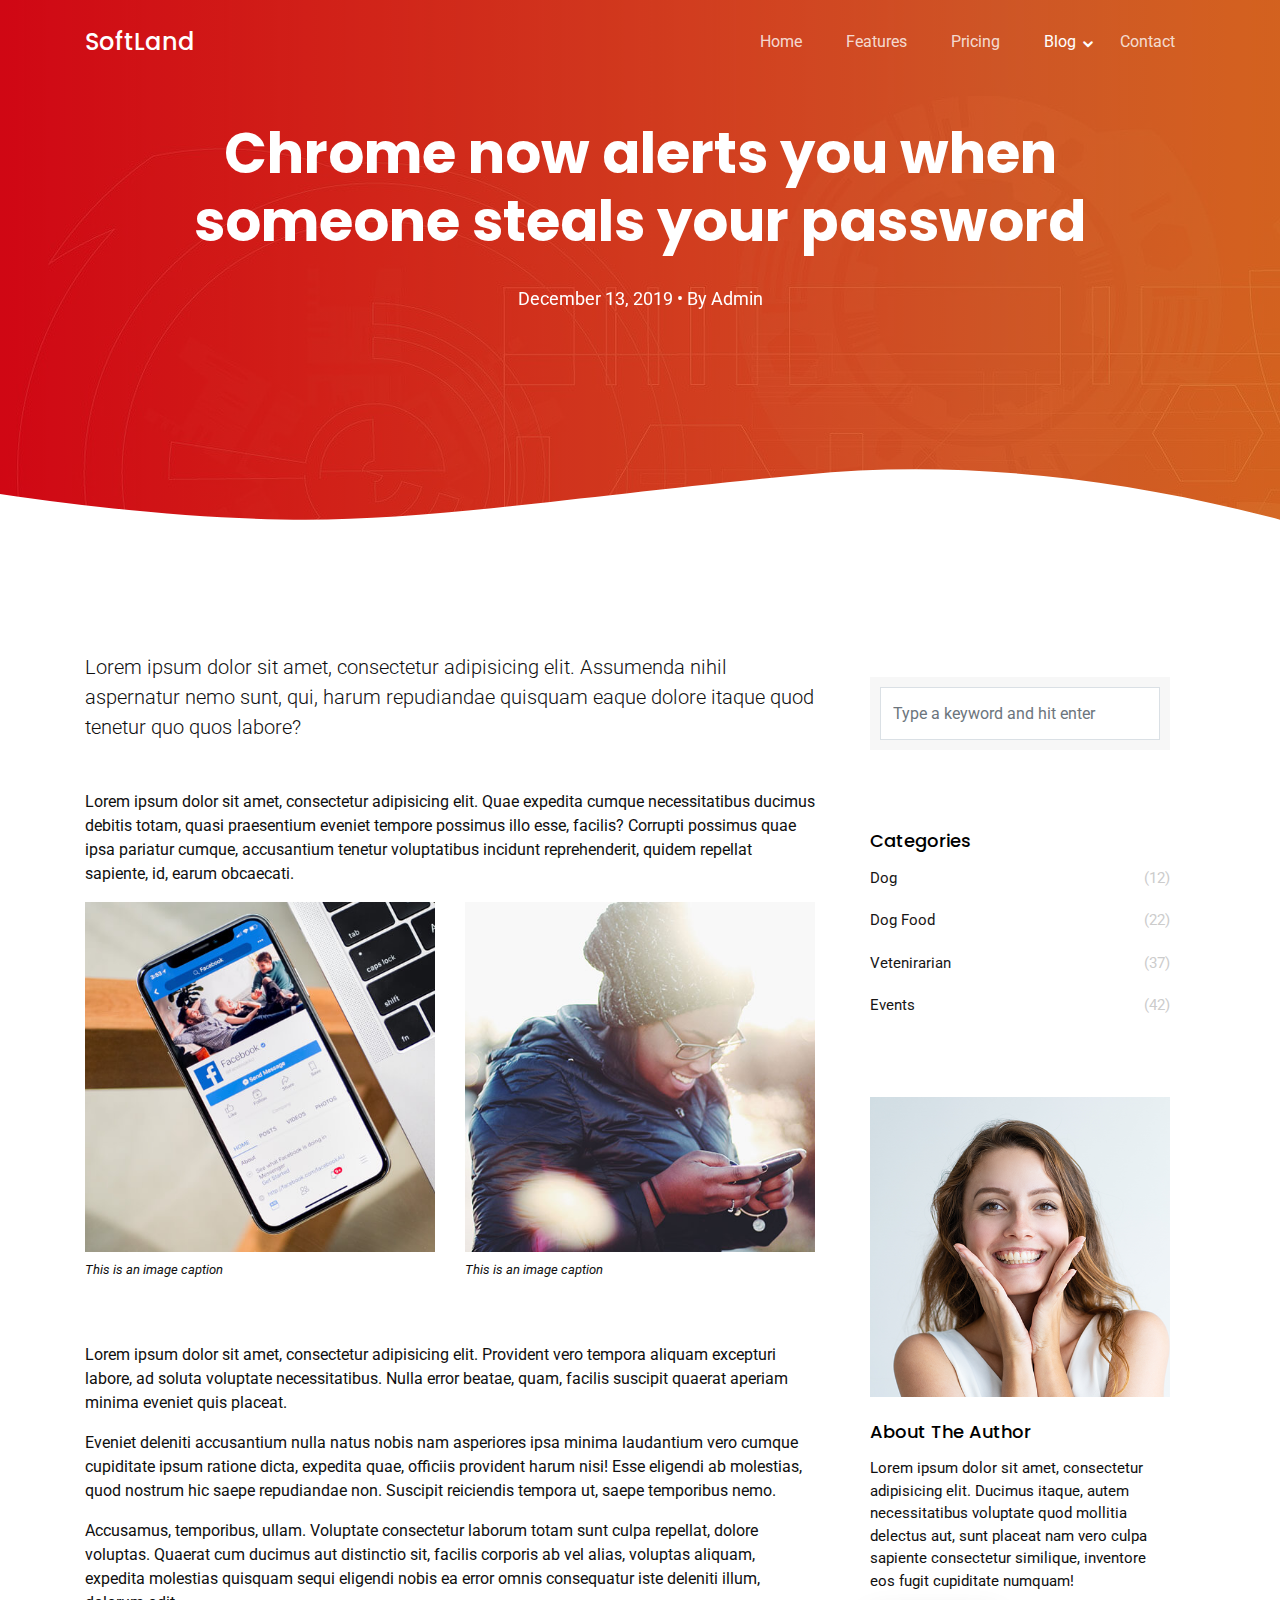
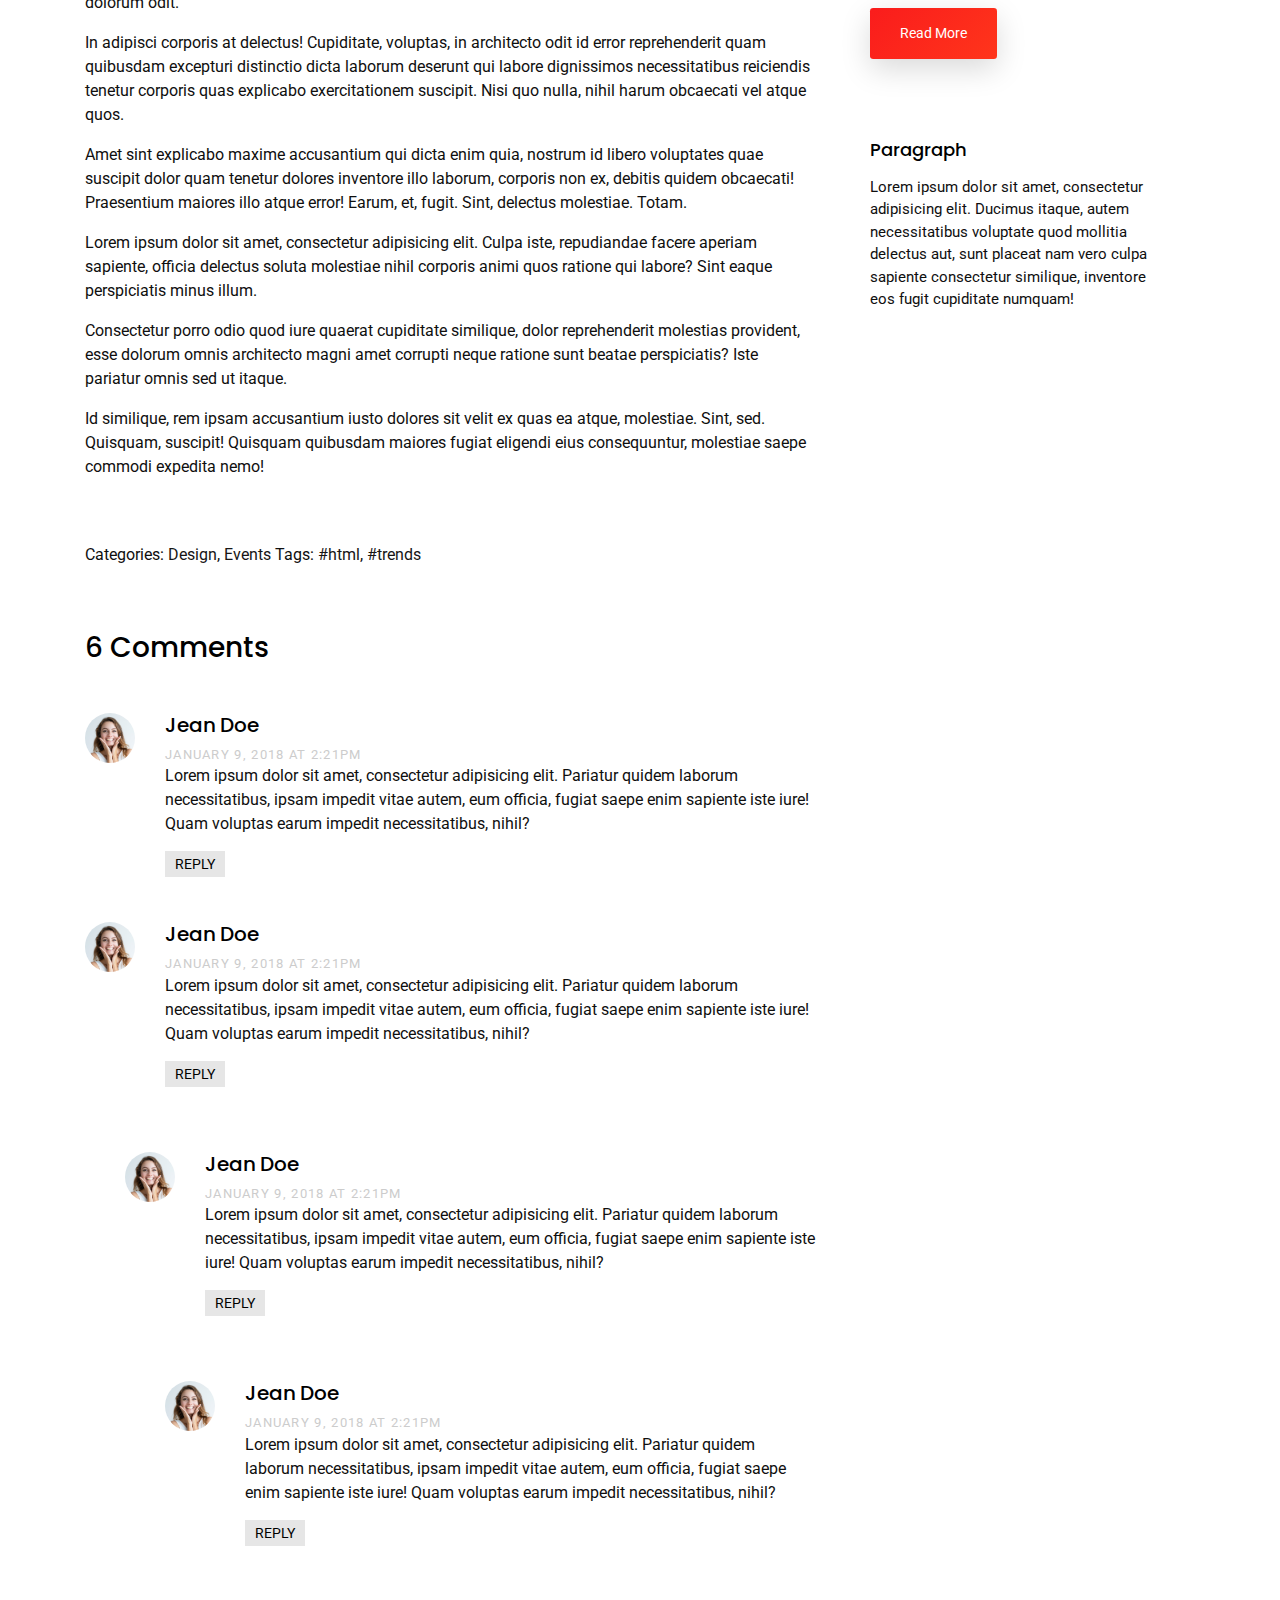
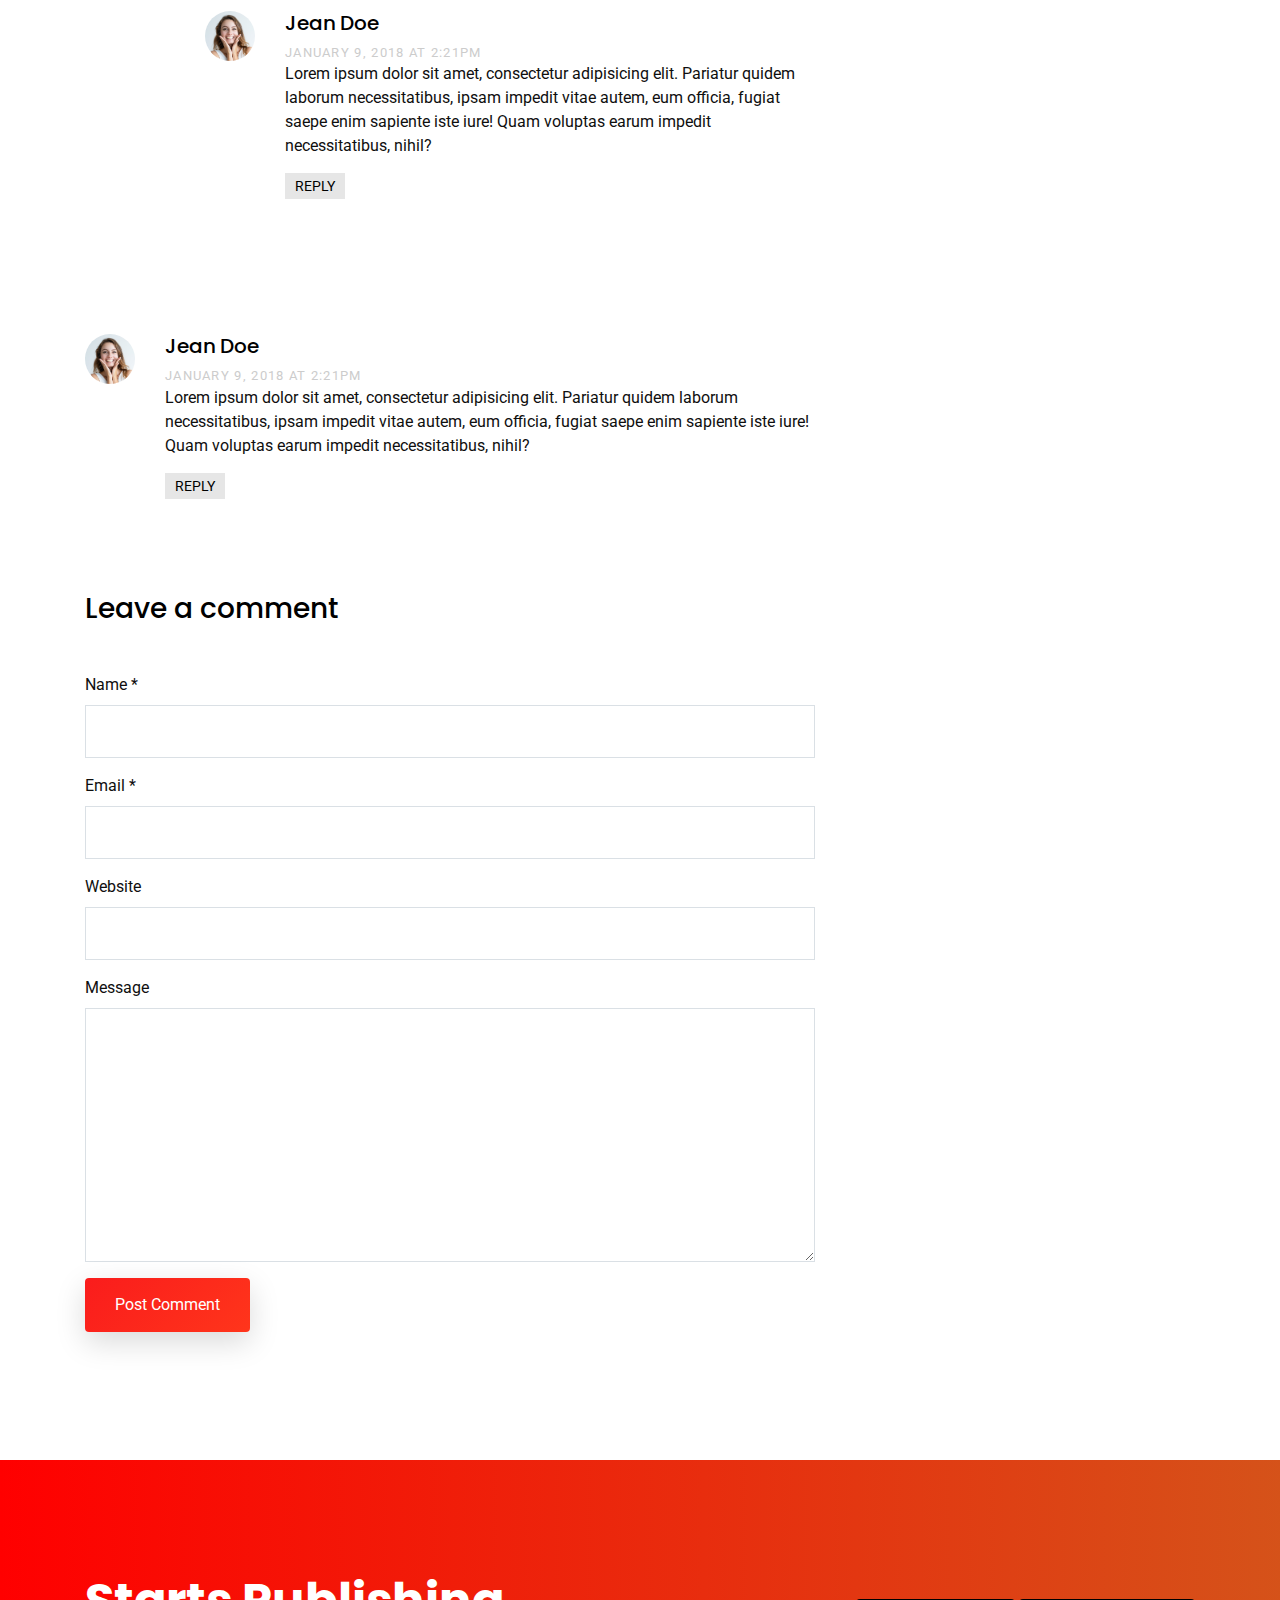
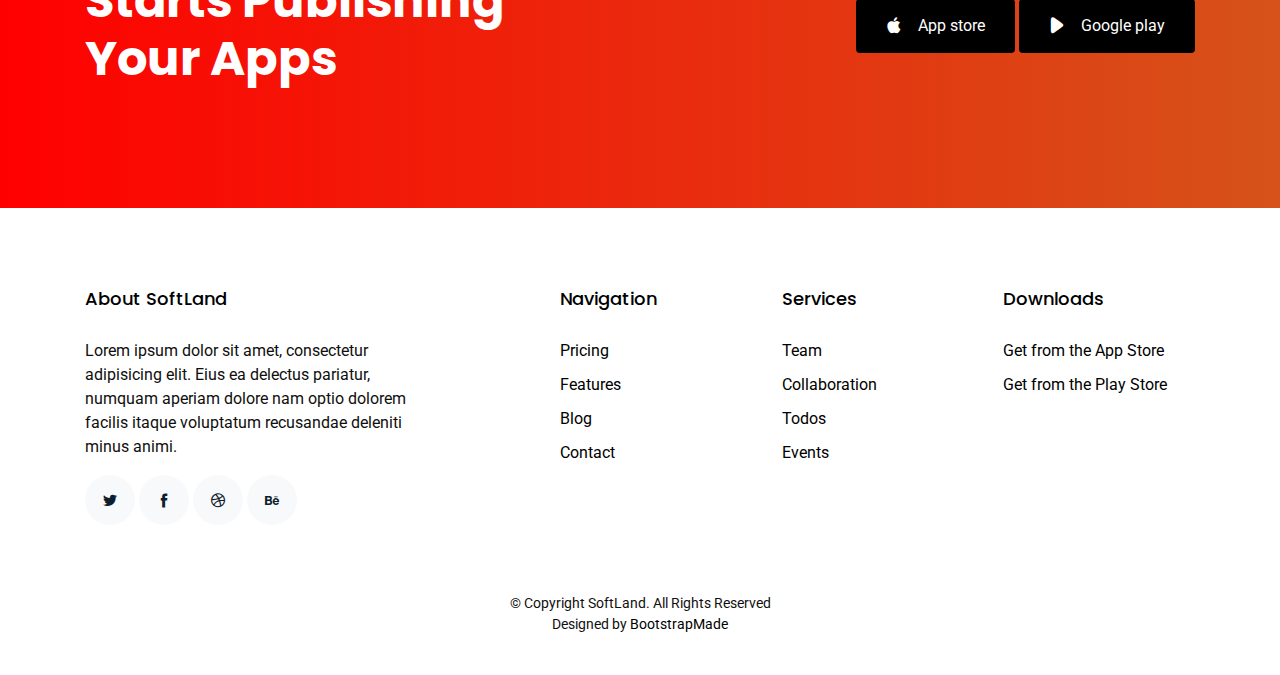
<file: blog-single.html>
<!DOCTYPE html>
<html lang="en">
<head>
  <meta charset="utf-8">
  <title>Pricing - Blog Single</title>
  <meta content="width=device-width, initial-scale=1.0" name="viewport">
  <meta content="" name="keywords">
  <meta content="" name="description">

  <!-- Favicons -->
  <link href="img/favicon.png" rel="icon">
  <link href="img/apple-touch-icon.png" rel="apple-touch-icon">

  <!-- Google Fonts -->
  <link href="https://fonts.googleapis.com/css?family=Poppins:300,400,700|Roboto:300,400,700&display=swap" rel="stylesheet">

  <!-- Bootstrap CSS File -->
  <link href="vendor/bootstrap/css/bootstrap.min.css" rel="stylesheet">

  <!-- Vendor CSS Files -->
  <link href="vendor/icofont/icofont.min.css" rel="stylesheet">
  <link href="vendor/line-awesome/css/line-awesome.min.css" rel="stylesheet">
  <link href="vendor/aos/aos.css" rel="stylesheet">
  <link href="vendor/owlcarousel/assets/owl.carousel.min.css" rel="stylesheet">

  <!-- Template Main CSS File -->
  <link href="css/style.css" rel="stylesheet">

  <!-- =======================================================
    Template Name: SoftLand
    Template URL: https://bootstrapmade.com/softland-bootstrap-app-landing-page-template/
    Author: BootstrapMade.com
    Author URL: https://bootstrapmade.com/
  ======================================================= -->
</head>

<body>
    
  <div class="site-wrap">

    <div class="site-mobile-menu site-navbar-target">
      <div class="site-mobile-menu-header">
        <div class="site-mobile-menu-close mt-3">
          <span class="icofont-close js-menu-toggle"></span>
        </div>
      </div>
      <div class="site-mobile-menu-body"></div>
    </div>

    <header class="site-navbar js-sticky-header site-navbar-target" role="banner" >

      <div class="container">
        <div class="row align-items-center">
          
          <div class="col-6 col-lg-2">
            <h1 class="mb-0 site-logo"><a href="index.html" class="mb-0">SoftLand</a></h1>
          </div>

          <div class="col-12 col-md-10 d-none d-lg-block">
            <nav class="site-navigation position-relative text-right" role="navigation">

              <ul class="site-menu main-menu js-clone-nav mr-auto d-none d-lg-block">
                <li><a href="index.html" class="nav-link">Home</a></li>
                <li><a href="features.html" class="nav-link">Features</a></li>
                <li><a href="pricing.html" class="nav-link">Pricing</a></li>
                
                <li class="has-children active">
                  <a href="blog.html" class="nav-link">Blog</a>
                  <ul class="dropdown">
                    <li><a href="blog.html" class="nav-link">Blog</a></li>
                    <li><a href="blog-single.html" class="active nav-link">Blog Sigle</a></li>
                  </ul>
                </li>
                <li><a href="contact.html" class="nav-link">Contact</a></li>
              </ul>
            </nav>
          </div>


          <div class="col-6 d-inline-block d-lg-none ml-md-0 py-3" style="position: relative; top: 3px;">

            <a href="#" class="burger site-menu-toggle js-menu-toggle" data-toggle="collapse" data-target="#main-navbar">
              <span></span>
            </a>
          </div>

        </div>
      </div>
      
    </header>


    <main id="main">
      <div class="hero-section inner-page">
        <div class="wave">
          
          <svg width="1920px" height="265px" viewBox="0 0 1920 265" version="1.1" xmlns="http://www.w3.org/2000/svg" xmlns:xlink="http://www.w3.org/1999/xlink">
              <g id="Page-1" stroke="none" stroke-width="1" fill="none" fill-rule="evenodd">
                  <g id="Apple-TV" transform="translate(0.000000, -402.000000)" fill="#FFFFFF">
                      <path d="M0,439.134243 C175.04074,464.89273 327.944386,477.771974 458.710937,477.771974 C654.860765,477.771974 870.645295,442.632362 1205.9828,410.192501 C1429.54114,388.565926 1667.54687,411.092417 1920,477.771974 L1920,667 L1017.15166,667 L0,667 L0,439.134243 Z" id="Path"></path>
                  </g>
              </g>
          </svg>

        </div>

        <div class="container">
          <div class="row align-items-center">
            <div class="col-12">
              <div class="row justify-content-center">
                <div class="col-md-10 text-center hero-text">
                  <h1 data-aos="fade-up" data-aos-delay="">Chrome now alerts you when someone steals your password</h1>
                  <p class="mb-5" data-aos="fade-up"  data-aos-delay="100">December 13, 2019 &bullet; By <a href="#" class="text-white">Admin</a></p>  
                </div>
              </div>
            </div>
          </div>
        </div>
        
      </div>

      

      <section class="site-section">
      <div class="container">
        <div class="row">
          <div class="col-md-8 blog-content">

            <p class="lead mb-5">Lorem ipsum dolor sit amet, consectetur adipisicing elit. Assumenda nihil aspernatur nemo sunt, qui, harum repudiandae quisquam eaque dolore itaque quod tenetur quo quos labore?</p>
            <p>Lorem ipsum dolor sit amet, consectetur adipisicing elit. Quae expedita cumque necessitatibus ducimus debitis totam, quasi praesentium eveniet tempore possimus illo esse, facilis? Corrupti possimus quae ipsa pariatur cumque, accusantium tenetur voluptatibus incidunt reprehenderit, quidem repellat sapiente, id, earum obcaecati.</p>

            <div class="row mb-5">
              <div class="col-md-6">
                <figure><img src="img/img_1.jpg" alt="Free Website Template by Free-Template.co" class="img-fluid">
                  <figcaption>This is an image caption</figcaption></figure>
              </div>
              <div class="col-md-6">
                <figure><img src="img/img_2.jpg" alt="Free Website Template by Free-Template.co" class="img-fluid">
                  <figcaption>This is an image caption</figcaption></figure>
              </div>
            </div>
            

            <blockquote><p>Lorem ipsum dolor sit amet, consectetur adipisicing elit. Provident vero tempora aliquam excepturi labore, ad soluta voluptate necessitatibus. Nulla error beatae, quam, facilis suscipit quaerat aperiam minima eveniet quis placeat.</p></blockquote>

            <p>Eveniet deleniti accusantium nulla natus nobis nam asperiores ipsa minima laudantium vero cumque cupiditate ipsum ratione dicta, expedita quae, officiis provident harum nisi! Esse eligendi ab molestias, quod nostrum hic saepe repudiandae non. Suscipit reiciendis tempora ut, saepe temporibus nemo.</p>
            <p>Accusamus, temporibus, ullam. Voluptate consectetur laborum totam sunt culpa repellat, dolore voluptas. Quaerat cum ducimus aut distinctio sit, facilis corporis ab vel alias, voluptas aliquam, expedita molestias quisquam sequi eligendi nobis ea error omnis consequatur iste deleniti illum, dolorum odit.</p>
            <p>In adipisci corporis at delectus! Cupiditate, voluptas, in architecto odit id error reprehenderit quam quibusdam excepturi distinctio dicta laborum deserunt qui labore dignissimos necessitatibus reiciendis tenetur corporis quas explicabo exercitationem suscipit. Nisi quo nulla, nihil harum obcaecati vel atque quos.</p>
            <p>Amet sint explicabo maxime accusantium qui dicta enim quia, nostrum id libero voluptates quae suscipit dolor quam tenetur dolores inventore illo laborum, corporis non ex, debitis quidem obcaecati! Praesentium maiores illo atque error! Earum, et, fugit. Sint, delectus molestiae. Totam.</p>

            <p>Lorem ipsum dolor sit amet, consectetur adipisicing elit. Culpa iste, repudiandae facere aperiam sapiente, officia delectus soluta molestiae nihil corporis animi quos ratione qui labore? Sint eaque perspiciatis minus illum.</p>
            <p>Consectetur porro odio quod iure quaerat cupiditate similique, dolor reprehenderit molestias provident, esse dolorum omnis architecto magni amet corrupti neque ratione sunt beatae perspiciatis? Iste pariatur omnis sed ut itaque.</p>
            <p>Id similique, rem ipsam accusantium iusto dolores sit velit ex quas ea atque, molestiae. Sint, sed. Quisquam, suscipit! Quisquam quibusdam maiores fugiat eligendi eius consequuntur, molestiae saepe commodi expedita nemo!</p>
            <div class="pt-5">
              <p>Categories:  <a href="#">Design</a>, <a href="#">Events</a>  Tags: <a href="#">#html</a>, <a href="#">#trends</a></p>
            </div>


            <div class="pt-5">
              <h3 class="mb-5">6 Comments</h3>
              <ul class="comment-list">
                <li class="comment">
                  <div class="vcard bio">
                    <img src="img/person_1.jpg" alt="Free Website Template by Free-Template.co">
                  </div>
                  <div class="comment-body">
                    <h3>Jean Doe</h3>
                    <div class="meta">January 9, 2018 at 2:21pm</div>
                    <p>Lorem ipsum dolor sit amet, consectetur adipisicing elit. Pariatur quidem laborum necessitatibus, ipsam impedit vitae autem, eum officia, fugiat saepe enim sapiente iste iure! Quam voluptas earum impedit necessitatibus, nihil?</p>
                    <p><a href="#" class="reply">Reply</a></p>
                  </div>
                </li>

                <li class="comment">
                  <div class="vcard bio">
                    <img src="img/person_1.jpg" alt="Image placeholder">
                  </div>
                  <div class="comment-body">
                    <h3>Jean Doe</h3>
                    <div class="meta">January 9, 2018 at 2:21pm</div>
                    <p>Lorem ipsum dolor sit amet, consectetur adipisicing elit. Pariatur quidem laborum necessitatibus, ipsam impedit vitae autem, eum officia, fugiat saepe enim sapiente iste iure! Quam voluptas earum impedit necessitatibus, nihil?</p>
                    <p><a href="#" class="reply">Reply</a></p>
                  </div>

                  <ul class="children">
                    <li class="comment">
                      <div class="vcard bio">
                        <img src="img/person_1.jpg" alt="Image placeholder">
                      </div>
                      <div class="comment-body">
                        <h3>Jean Doe</h3>
                        <div class="meta">January 9, 2018 at 2:21pm</div>
                        <p>Lorem ipsum dolor sit amet, consectetur adipisicing elit. Pariatur quidem laborum necessitatibus, ipsam impedit vitae autem, eum officia, fugiat saepe enim sapiente iste iure! Quam voluptas earum impedit necessitatibus, nihil?</p>
                        <p><a href="#" class="reply">Reply</a></p>
                      </div>


                      <ul class="children">
                        <li class="comment">
                          <div class="vcard bio">
                            <img src="img/person_1.jpg" alt="Image placeholder">
                          </div>
                          <div class="comment-body">
                            <h3>Jean Doe</h3>
                            <div class="meta">January 9, 2018 at 2:21pm</div>
                            <p>Lorem ipsum dolor sit amet, consectetur adipisicing elit. Pariatur quidem laborum necessitatibus, ipsam impedit vitae autem, eum officia, fugiat saepe enim sapiente iste iure! Quam voluptas earum impedit necessitatibus, nihil?</p>
                            <p><a href="#" class="reply">Reply</a></p>
                          </div>

                            <ul class="children">
                              <li class="comment">
                                <div class="vcard bio">
                                  <img src="img/person_1.jpg" alt="Image placeholder">
                                </div>
                                <div class="comment-body">
                                  <h3>Jean Doe</h3>
                                  <div class="meta">January 9, 2018 at 2:21pm</div>
                                  <p>Lorem ipsum dolor sit amet, consectetur adipisicing elit. Pariatur quidem laborum necessitatibus, ipsam impedit vitae autem, eum officia, fugiat saepe enim sapiente iste iure! Quam voluptas earum impedit necessitatibus, nihil?</p>
                                  <p><a href="#" class="reply">Reply</a></p>
                                </div>
                              </li>
                            </ul>
                        </li>
                      </ul>
                    </li>
                  </ul>
                </li>

                <li class="comment">
                  <div class="vcard bio">
                    <img src="img/person_1.jpg" alt="Image placeholder">
                  </div>
                  <div class="comment-body">
                    <h3>Jean Doe</h3>
                    <div class="meta">January 9, 2018 at 2:21pm</div>
                    <p>Lorem ipsum dolor sit amet, consectetur adipisicing elit. Pariatur quidem laborum necessitatibus, ipsam impedit vitae autem, eum officia, fugiat saepe enim sapiente iste iure! Quam voluptas earum impedit necessitatibus, nihil?</p>
                    <p><a href="#" class="reply">Reply</a></p>
                  </div>
                </li>
              </ul>
              <!-- END comment-list -->
              
              <div class="comment-form-wrap pt-5">
                <h3 class="mb-5">Leave a comment</h3>
                <form action="#" class="">
                  <div class="form-group">
                    <label for="name">Name *</label>
                    <input type="text" class="form-control" id="name">
                  </div>
                  <div class="form-group">
                    <label for="email">Email *</label>
                    <input type="email" class="form-control" id="email">
                  </div>
                  <div class="form-group">
                    <label for="website">Website</label>
                    <input type="url" class="form-control" id="website">
                  </div>

                  <div class="form-group">
                    <label for="message">Message</label>
                    <textarea name="" id="message" cols="30" rows="10" class="form-control"></textarea>
                  </div>
                  <div class="form-group">
                    <input type="submit" value="Post Comment" class="btn btn-primary">
                  </div>

                </form>
              </div>
            </div>

          </div>
          <div class="col-md-4 sidebar">
            <div class="sidebar-box">
              <form action="#" class="search-form">
                <div class="form-group">
                  <span class="icon fa fa-search"></span>
                  <input type="text" class="form-control" placeholder="Type a keyword and hit enter">
                </div>
              </form>
            </div>
            <div class="sidebar-box">
              <div class="categories">
                <h3>Categories</h3>
                <li><a href="#">Dog <span>(12)</span></a></li>
                <li><a href="#">Dog Food <span>(22)</span></a></li>
                <li><a href="#">Vetenirarian <span>(37)</span></a></li>
                <li><a href="#">Events<span>(42)</span></a></li>
              </div>
            </div>
            <div class="sidebar-box">
              <img src="img/person_1.jpg" alt="Image placeholder" class="img-fluid mb-4">
              <h3>About The Author</h3>
              <p>Lorem ipsum dolor sit amet, consectetur adipisicing elit. Ducimus itaque, autem necessitatibus voluptate quod mollitia delectus aut, sunt placeat nam vero culpa sapiente consectetur similique, inventore eos fugit cupiditate numquam!</p>
              <p><a href="#" class="btn btn-primary btn-sm">Read More</a></p>
            </div>

            <div class="sidebar-box">
              <h3>Paragraph</h3>
              <p>Lorem ipsum dolor sit amet, consectetur adipisicing elit. Ducimus itaque, autem necessitatibus voluptate quod mollitia delectus aut, sunt placeat nam vero culpa sapiente consectetur similique, inventore eos fugit cupiditate numquam!</p>
            </div>
          </div>
        </div>
      </div>
    </section>
      

      <div class="site-section cta-section">
        <div class="container">
          <div class="row align-items-center">
            <div class="col-md-6 mr-auto text-center text-md-left mb-5 mb-md-0">
              <h2>Starts Publishing Your Apps</h2>
            </div>
            <div class="col-md-5 text-center text-md-right">
              <p><a href="#" class="btn"><span class="icofont-brand-apple mr-3"></span>App store</a> <a href="#" class="btn"><span class="icofont-ui-play mr-3"></span>Google play</a></p>
            </div>
          </div>
        </div>
      </div>


    </main>
    <footer class="footer" role="contentinfo">
      <div class="container">
        <div class="row">
          <div class="col-md-4 mb-4 mb-md-0">
            <h3>About SoftLand</h3>
            <p>Lorem ipsum dolor sit amet, consectetur adipisicing elit. Eius ea delectus pariatur, numquam aperiam dolore nam optio dolorem facilis itaque voluptatum recusandae deleniti minus animi.</p>
            <p class="social">
              <a href="#"><span class="icofont-twitter"></span></a>
              <a href="#"><span class="icofont-facebook"></span></a>
              <a href="#"><span class="icofont-dribbble"></span></a>
              <a href="#"><span class="icofont-behance"></span></a>
            </p>
          </div>
          <div class="col-md-7 ml-auto">
            <div class="row site-section pt-0">
              <div class="col-md-4 mb-4 mb-md-0">
                <h3>Navigation</h3>
                <ul class="list-unstyled">
                  <li><a href="#">Pricing</a></li>
                  <li><a href="#">Features</a></li>
                  <li><a href="#">Blog</a></li>
                  <li><a href="#">Contact</a></li>
                </ul>
              </div>
              <div class="col-md-4 mb-4 mb-md-0">
                <h3>Services</h3>
                <ul class="list-unstyled">
                  <li><a href="#">Team</a></li>
                  <li><a href="#">Collaboration</a></li>
                  <li><a href="#">Todos</a></li>
                  <li><a href="#">Events</a></li>
                </ul>
              </div>
              <div class="col-md-4 mb-4 mb-md-0">
                <h3>Downloads</h3>
                <ul class="list-unstyled">
                  <li><a href="#">Get from the App Store</a></li>
                  <li><a href="#">Get from the Play Store</a></li>
                </ul>
              </div>
            </div>
          </div>
        </div>

        <div class="row justify-content-center text-center">
          <div class="col-md-7">
            <p class="copyright">&copy; Copyright SoftLand. All Rights Reserved</p>
            <div class="credits">
              <!--
                All the links in the footer should remain intact.
                You can delete the links only if you purchased the pro version.
                Licensing information: https://bootstrapmade.com/license/
                Purchase the pro version with working PHP/AJAX contact form: https://bootstrapmade.com/buy/?theme=SoftLand
              -->
              Designed by <a href="https://bootstrapmade.com/">BootstrapMade</a>
            </div>
          </div>
        </div>

      </div>
    </footer>
  </div> <!-- .site-wrap -->
  
  <!-- Vendor JS Files -->
  <script src="vendor/jquery/jquery.min.js"></script>
  <script src="vendor/jquery/jquery-migrate.min.js"></script>
  <script src="vendor/bootstrap/js/bootstrap.min.js"></script>
  <script src="vendor/easing/easing.min.js"></script>
  <script src="vendor/php-email-form/validate.js"></script>
  <script src="vendor/sticky/sticky.js"></script>
  <script src="vendor/aos/aos.js"></script>
  <script src="vendor/owlcarousel/owl.carousel.min.js"></script>

  <!-- Template Main JS File -->
  <script src="js/main.js"></script>

  </body>
</html>
</file>
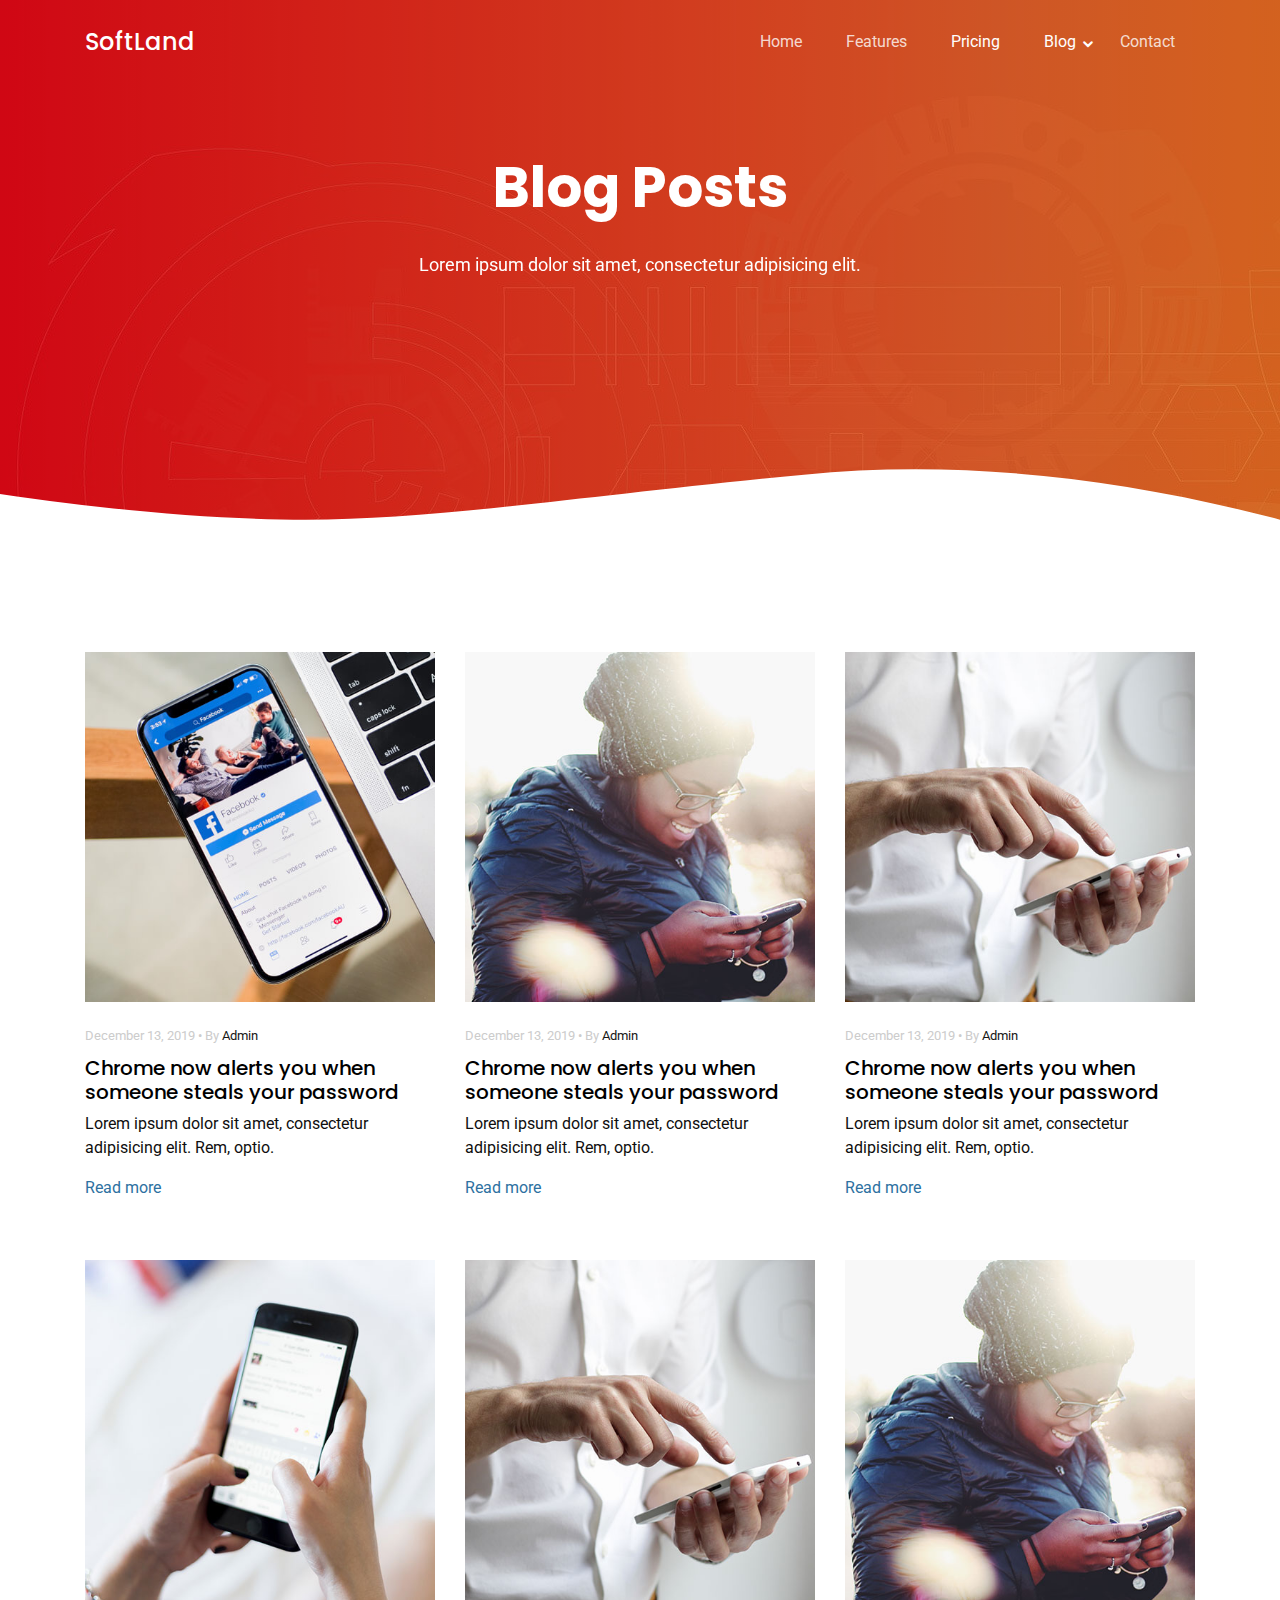
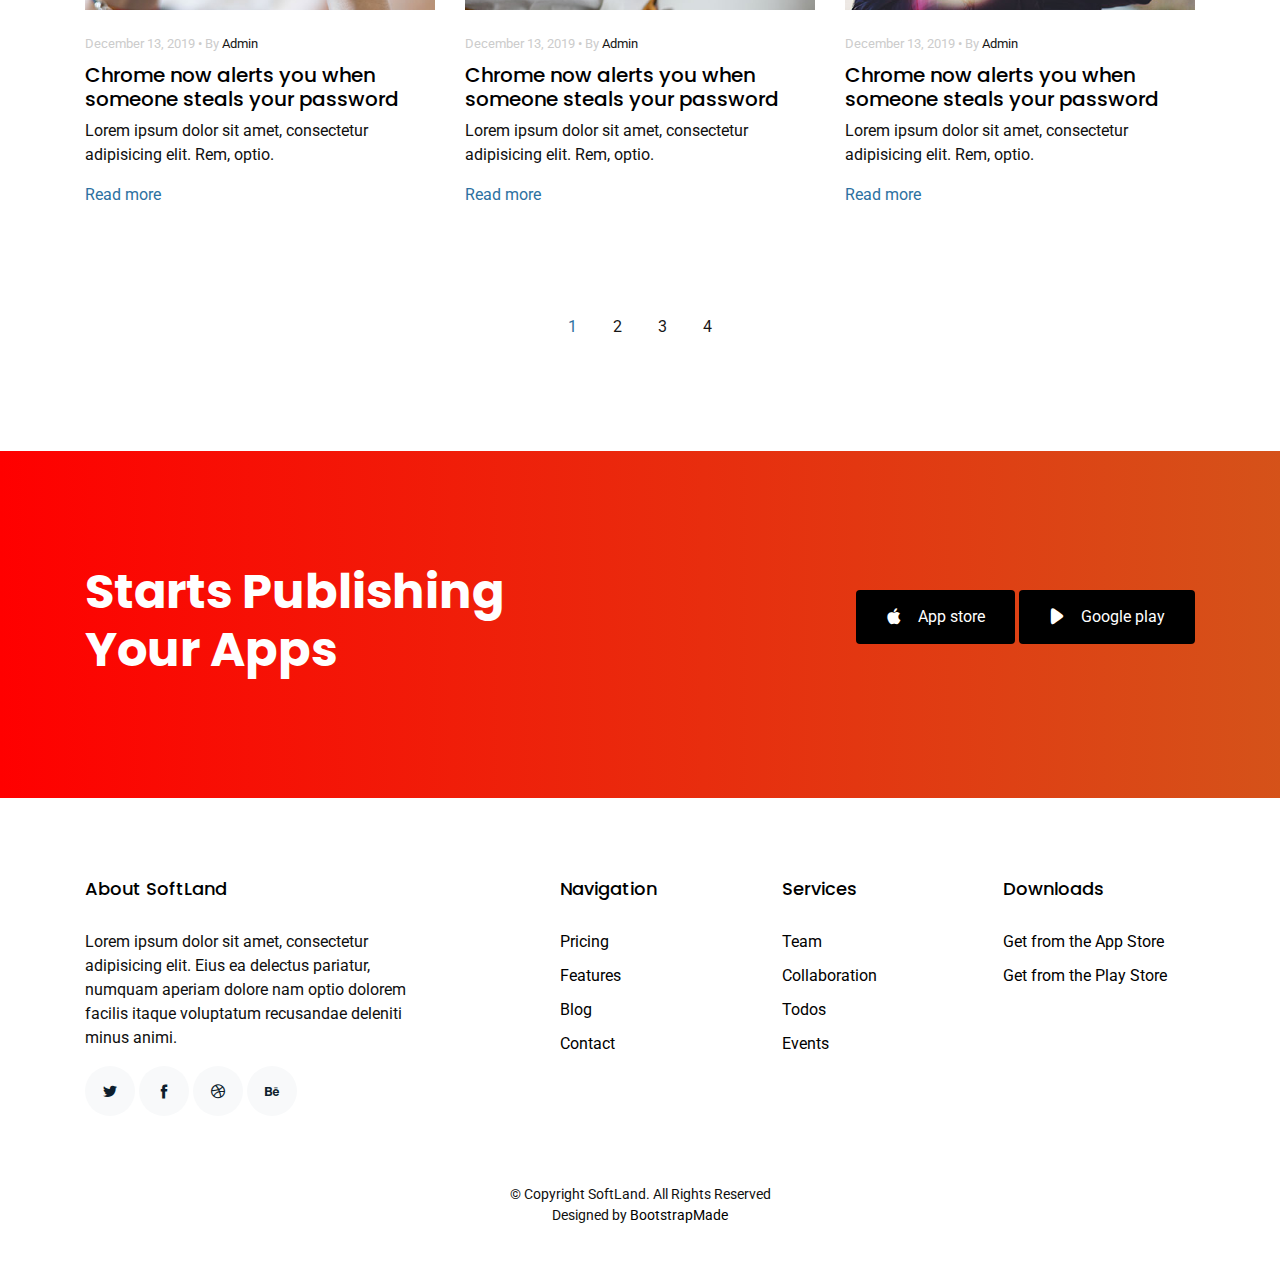
<file: blog.html>
<!DOCTYPE html>
<html lang="en">
<head>
  <meta charset="utf-8">
  <title>Blog - SoftLand</title>
  <meta content="width=device-width, initial-scale=1.0" name="viewport">
  <meta content="" name="keywords">
  <meta content="" name="description">

  <!-- Favicons -->
  <link href="img/favicon.png" rel="icon">
  <link href="img/apple-touch-icon.png" rel="apple-touch-icon">

  <!-- Google Fonts -->
  <link href="https://fonts.googleapis.com/css?family=Poppins:300,400,700|Roboto:300,400,700&display=swap" rel="stylesheet">

  <!-- Bootstrap CSS File -->
  <link href="vendor/bootstrap/css/bootstrap.min.css" rel="stylesheet">

  <!-- Vendor CSS Files -->
  <link href="vendor/icofont/icofont.min.css" rel="stylesheet">
  <link href="vendor/line-awesome/css/line-awesome.min.css" rel="stylesheet">
  <link href="vendor/aos/aos.css" rel="stylesheet">
  <link href="vendor/owlcarousel/assets/owl.carousel.min.css" rel="stylesheet">

  <!-- Template Main CSS File -->
  <link href="css/style.css" rel="stylesheet">

  <!-- =======================================================
    Template Name: SoftLand
    Template URL: https://bootstrapmade.com/softland-bootstrap-app-landing-page-template/
    Author: BootstrapMade.com
    Author URL: https://bootstrapmade.com/
  ======================================================= -->
</head>

<body>
    
  <div class="site-wrap">

    <div class="site-mobile-menu site-navbar-target">
      <div class="site-mobile-menu-header">
        <div class="site-mobile-menu-close mt-3">
          <span class="icofont-close js-menu-toggle"></span>
        </div>
      </div>
      <div class="site-mobile-menu-body"></div>
    </div>

    <header class="site-navbar js-sticky-header site-navbar-target" role="banner" >

      <div class="container">
        <div class="row align-items-center">
          
          <div class="col-6 col-lg-2">
            <h1 class="mb-0 site-logo"><a href="index.html" class="mb-0">SoftLand</a></h1>
          </div>

          <div class="col-12 col-md-10 d-none d-lg-block">
            <nav class="site-navigation position-relative text-right" role="navigation">

              <ul class="site-menu main-menu js-clone-nav mr-auto d-none d-lg-block">
                <li><a href="index.html" class="nav-link">Home</a></li>
                <li><a href="features.html" class="nav-link">Features</a></li>
                <li class="active"><a href="pricing.html" class="nav-link">Pricing</a></li>
                
                <li class="has-children active">
                  <a href="blog.html" class="nav-link">Blog</a>
                  <ul class="dropdown">
                    <li><a href="blog.html" class="nav-link active">Blog</a></li>
                    <li><a href="blog-single.html" class="nav-link">Blog Sigle</a></li>
                  </ul>
                </li>
                <li><a href="contact.html" class="nav-link">Contact</a></li>
              </ul>
            </nav>
          </div>


          <div class="col-6 d-inline-block d-lg-none ml-md-0 py-3" style="position: relative; top: 3px;">

            <a href="#" class="burger site-menu-toggle js-menu-toggle" data-toggle="collapse" data-target="#main-navbar">
              <span></span>
            </a>
          </div>

        </div>
      </div>
      
    </header>


    <main id="main">
      <div class="hero-section inner-page">
        <div class="wave">
          
          <svg width="1920px" height="265px" viewBox="0 0 1920 265" version="1.1" xmlns="http://www.w3.org/2000/svg" xmlns:xlink="http://www.w3.org/1999/xlink">
              <g id="Page-1" stroke="none" stroke-width="1" fill="none" fill-rule="evenodd">
                  <g id="Apple-TV" transform="translate(0.000000, -402.000000)" fill="#FFFFFF">
                      <path d="M0,439.134243 C175.04074,464.89273 327.944386,477.771974 458.710937,477.771974 C654.860765,477.771974 870.645295,442.632362 1205.9828,410.192501 C1429.54114,388.565926 1667.54687,411.092417 1920,477.771974 L1920,667 L1017.15166,667 L0,667 L0,439.134243 Z" id="Path"></path>
                  </g>
              </g>
          </svg>

        </div>

        <div class="container">
          <div class="row align-items-center">
            <div class="col-12">
              <div class="row justify-content-center">
                <div class="col-md-7 text-center hero-text">
                  <h1 data-aos="fade-up" data-aos-delay="">Blog Posts</h1>
                  <p class="mb-5" data-aos="fade-up"  data-aos-delay="100">Lorem ipsum dolor sit amet, consectetur adipisicing elit.</p>  
                </div>
              </div>
            </div>
          </div>
        </div>
        
      </div>

      

      <div class="site-section">
        <div class="container">
          <div class="row mb-5">
            <div class="col-md-4">
              <div class="post-entry">
                <a href="blog-single.html" class="d-block mb-4">
                  <img src="img/img_1.jpg" alt="Image" class="img-fluid">
                </a>
                <div class="post-text">
                  <span class="post-meta">December 13, 2019 &bullet; By <a href="#">Admin</a></span>  
                  <h3><a href="#">Chrome now alerts you when someone steals your password</a></h3>
                  <p>Lorem ipsum dolor sit amet, consectetur adipisicing elit. Rem, optio.</p>
                  <p><a href="#" class="readmore">Read more</a></p>
                </div>
              </div>
            </div>
            <div class="col-md-4">
              <div class="post-entry">
                <a href="blog-single.html" class="d-block mb-4">
                  <img src="img/img_2.jpg" alt="Image" class="img-fluid">
                </a>
                <div class="post-text">
                  <span class="post-meta">December 13, 2019 &bullet; By <a href="#">Admin</a></span>  
                  <h3><a href="#">Chrome now alerts you when someone steals your password</a></h3>
                  <p>Lorem ipsum dolor sit amet, consectetur adipisicing elit. Rem, optio.</p>
                  <p><a href="#" class="readmore">Read more</a></p>
                </div>
              </div>
            </div>
            <div class="col-md-4">
              <div class="post-entry">
                <a href="blog-single.html" class="d-block mb-4">
                  <img src="img/img_3.jpg" alt="Image" class="img-fluid">
                </a>
                <div class="post-text">
                  <span class="post-meta">December 13, 2019 &bullet; By <a href="#">Admin</a></span>  
                  <h3><a href="#">Chrome now alerts you when someone steals your password</a></h3>
                  <p>Lorem ipsum dolor sit amet, consectetur adipisicing elit. Rem, optio.</p>
                  <p><a href="#" class="readmore">Read more</a></p>
                </div>
              </div>
            </div>

            <div class="col-md-4">
              <div class="post-entry">
                <a href="blog-single.html" class="d-block mb-4">
                  <img src="img/img_4.jpg" alt="Image" class="img-fluid">
                </a>
                <div class="post-text">
                  <span class="post-meta">December 13, 2019 &bullet; By <a href="#">Admin</a></span>  
                  <h3><a href="#">Chrome now alerts you when someone steals your password</a></h3>
                  <p>Lorem ipsum dolor sit amet, consectetur adipisicing elit. Rem, optio.</p>
                  <p><a href="#" class="readmore">Read more</a></p>
                </div>
              </div>
            </div>
            <div class="col-md-4">
              <div class="post-entry">
                <a href="blog-single.html" class="d-block mb-4">
                  <img src="img/img_3.jpg" alt="Image" class="img-fluid">
                </a>
                <div class="post-text">
                  <span class="post-meta">December 13, 2019 &bullet; By <a href="#">Admin</a></span>  
                  <h3><a href="#">Chrome now alerts you when someone steals your password</a></h3>
                  <p>Lorem ipsum dolor sit amet, consectetur adipisicing elit. Rem, optio.</p>
                  <p><a href="#" class="readmore">Read more</a></p>
                </div>
              </div>
            </div>
            <div class="col-md-4">
              <div class="post-entry">
                <a href="blog-single.html" class="d-block mb-4">
                  <img src="img/img_2.jpg" alt="Image" class="img-fluid">
                </a>
                <div class="post-text">
                  <span class="post-meta">December 13, 2019 &bullet; By <a href="#">Admin</a></span>  
                  <h3><a href="#">Chrome now alerts you when someone steals your password</a></h3>
                  <p>Lorem ipsum dolor sit amet, consectetur adipisicing elit. Rem, optio.</p>
                  <p><a href="#" class="readmore">Read more</a></p>
                </div>
              </div>
            </div>

          </div>

          <div class="row">
            <div class="col-12 text-center">
              <span class="p-3 active text-primary">1</span>
              <a href="#" class="p-3">2</a>
              <a href="#" class="p-3">3</a>
              <a href="#" class="p-3">4</a>
            </div>
          </div>
        </div>
      </div>
      

      <div class="site-section cta-section">
        <div class="container">
          <div class="row align-items-center">
            <div class="col-md-6 mr-auto text-center text-md-left mb-5 mb-md-0">
              <h2>Starts Publishing Your Apps</h2>
            </div>
            <div class="col-md-5 text-center text-md-right">
              <p><a href="#" class="btn"><span class="icofont-brand-apple mr-3"></span>App store</a> <a href="#" class="btn"><span class="icofont-ui-play mr-3"></span>Google play</a></p>
            </div>
          </div>
        </div>
      </div>


    </main>
    <footer class="footer" role="contentinfo">
      <div class="container">
        <div class="row">
          <div class="col-md-4 mb-4 mb-md-0">
            <h3>About SoftLand</h3>
            <p>Lorem ipsum dolor sit amet, consectetur adipisicing elit. Eius ea delectus pariatur, numquam aperiam dolore nam optio dolorem facilis itaque voluptatum recusandae deleniti minus animi.</p>
            <p class="social">
              <a href="#"><span class="icofont-twitter"></span></a>
              <a href="#"><span class="icofont-facebook"></span></a>
              <a href="#"><span class="icofont-dribbble"></span></a>
              <a href="#"><span class="icofont-behance"></span></a>
            </p>
          </div>
          <div class="col-md-7 ml-auto">
            <div class="row site-section pt-0">
              <div class="col-md-4 mb-4 mb-md-0">
                <h3>Navigation</h3>
                <ul class="list-unstyled">
                  <li><a href="#">Pricing</a></li>
                  <li><a href="#">Features</a></li>
                  <li><a href="#">Blog</a></li>
                  <li><a href="#">Contact</a></li>
                </ul>
              </div>
              <div class="col-md-4 mb-4 mb-md-0">
                <h3>Services</h3>
                <ul class="list-unstyled">
                  <li><a href="#">Team</a></li>
                  <li><a href="#">Collaboration</a></li>
                  <li><a href="#">Todos</a></li>
                  <li><a href="#">Events</a></li>
                </ul>
              </div>
              <div class="col-md-4 mb-4 mb-md-0">
                <h3>Downloads</h3>
                <ul class="list-unstyled">
                  <li><a href="#">Get from the App Store</a></li>
                  <li><a href="#">Get from the Play Store</a></li>
                </ul>
              </div>
            </div>
          </div>
        </div>

        <div class="row justify-content-center text-center">
          <div class="col-md-7">
            <p class="copyright">&copy; Copyright SoftLand. All Rights Reserved</p>
            <div class="credits">
              <!--
                All the links in the footer should remain intact.
                You can delete the links only if you purchased the pro version.
                Licensing information: https://bootstrapmade.com/license/
                Purchase the pro version with working PHP/AJAX contact form: https://bootstrapmade.com/buy/?theme=SoftLand
              -->
              Designed by <a href="https://bootstrapmade.com/">BootstrapMade</a>
            </div>
          </div>
        </div>

      </div>
    </footer>
  </div> <!-- .site-wrap -->
  
  <!-- Vendor JS Files -->
  <script src="vendor/jquery/jquery.min.js"></script>
  <script src="vendor/jquery/jquery-migrate.min.js"></script>
  <script src="vendor/bootstrap/js/bootstrap.min.js"></script>
  <script src="vendor/easing/easing.min.js"></script>
  <script src="vendor/php-email-form/validate.js"></script>
  <script src="vendor/sticky/sticky.js"></script>
  <script src="vendor/aos/aos.js"></script>
  <script src="vendor/owlcarousel/owl.carousel.min.js"></script>

  <!-- Template Main JS File -->
  <script src="js/main.js"></script>

  </body>
</html>
</file>
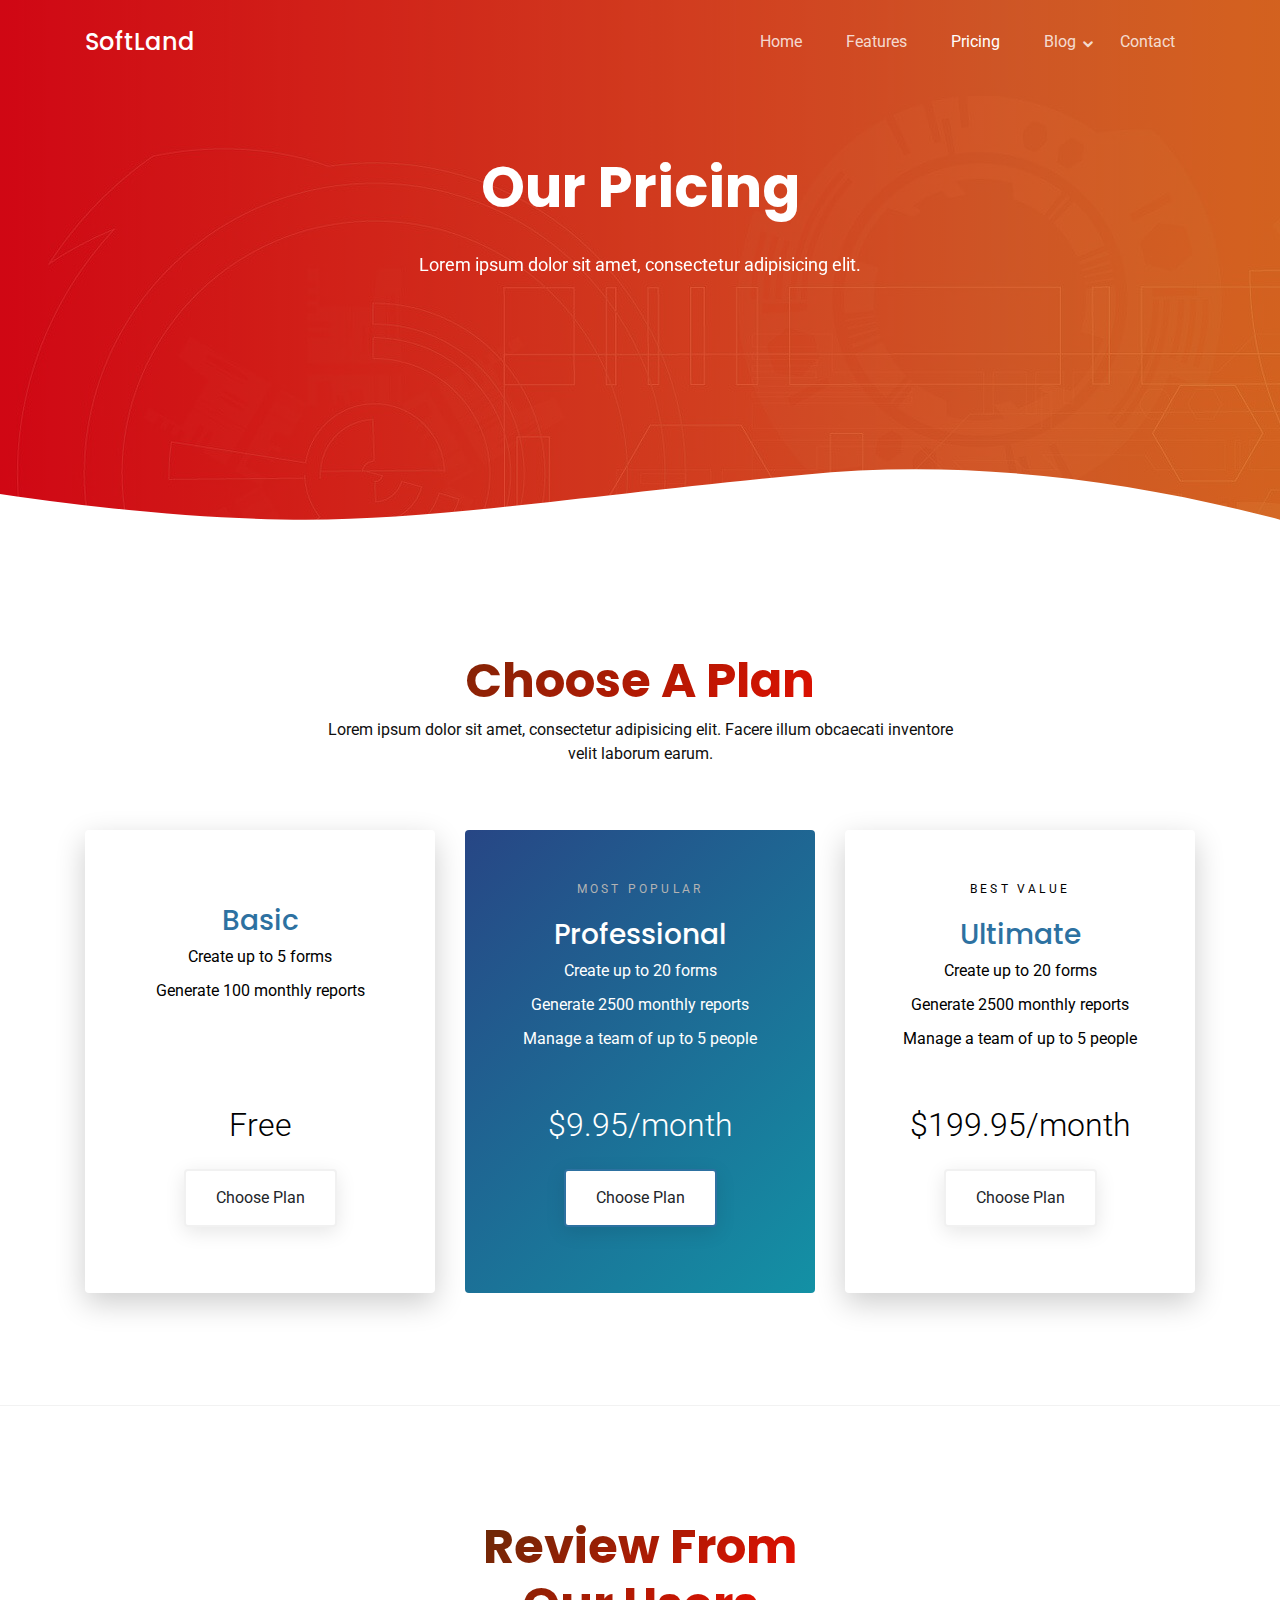
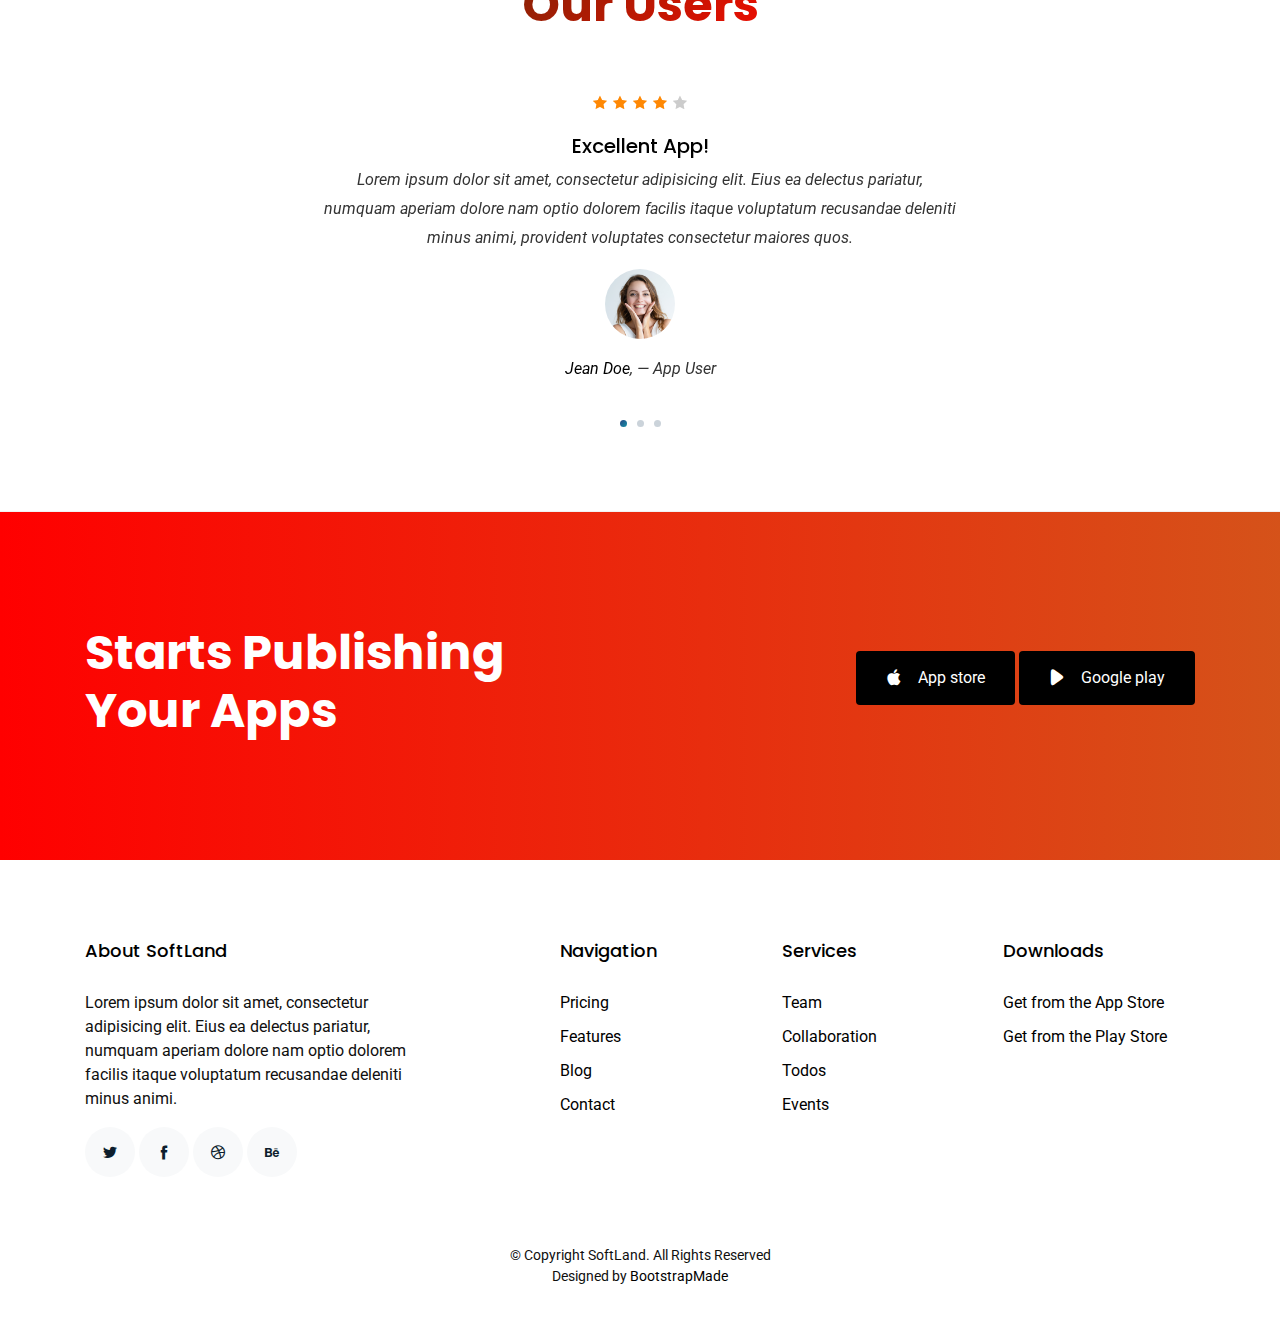
<file: pricing.html>
<!DOCTYPE html>
<html lang="en">
<head>
  <meta charset="utf-8">
  <title>Pricing - SoftLand</title>
  <meta content="width=device-width, initial-scale=1.0" name="viewport">
  <meta content="" name="keywords">
  <meta content="" name="description">

  <!-- Favicons -->
  <link href="img/favicon.png" rel="icon">
  <link href="img/apple-touch-icon.png" rel="apple-touch-icon">

  <!-- Google Fonts -->
  <link href="https://fonts.googleapis.com/css?family=Poppins:300,400,700|Roboto:300,400,700&display=swap" rel="stylesheet">

  <!-- Bootstrap CSS File -->
  <link href="vendor/bootstrap/css/bootstrap.min.css" rel="stylesheet">

  <!-- Vendor CSS Files -->
  <link href="vendor/icofont/icofont.min.css" rel="stylesheet">
  <link href="vendor/line-awesome/css/line-awesome.min.css" rel="stylesheet">
  <link href="vendor/aos/aos.css" rel="stylesheet">
  <link href="vendor/owlcarousel/assets/owl.carousel.min.css" rel="stylesheet">

  <!-- Template Main CSS File -->
  <link href="css/style.css" rel="stylesheet">

  <!-- =======================================================
    Template Name: SoftLand
    Template URL: https://bootstrapmade.com/softland-bootstrap-app-landing-page-template/
    Author: BootstrapMade.com
    Author URL: https://bootstrapmade.com/
  ======================================================= -->
</head>

<body>
    
  <div class="site-wrap">

    <div class="site-mobile-menu site-navbar-target">
      <div class="site-mobile-menu-header">
        <div class="site-mobile-menu-close mt-3">
          <span class="icofont-close js-menu-toggle"></span>
        </div>
      </div>
      <div class="site-mobile-menu-body"></div>
    </div>

    <header class="site-navbar js-sticky-header site-navbar-target" role="banner" >

      <div class="container">
        <div class="row align-items-center">
          
          <div class="col-6 col-lg-2">
            <h1 class="mb-0 site-logo"><a href="index.html" class="mb-0">SoftLand</a></h1>
          </div>

          <div class="col-12 col-md-10 d-none d-lg-block">
            <nav class="site-navigation position-relative text-right" role="navigation">

              <ul class="site-menu main-menu js-clone-nav mr-auto d-none d-lg-block">
                <li><a href="index.html" class="nav-link">Home</a></li>
                <li><a href="features.html" class="nav-link">Features</a></li>
                <li class="active"><a href="pricing.html" class="nav-link">Pricing</a></li>
                
                <li class="has-children">
                  <a href="blog.html" class="nav-link">Blog</a>
                  <ul class="dropdown">
                    <li><a href="blog.html" class="nav-link">Blog</a></li>
                    <li><a href="blog-single.html" class="nav-link">Blog Sigle</a></li>
                  </ul>
                </li>
                <li><a href="contact.html" class="nav-link">Contact</a></li>
              </ul>
            </nav>
          </div>


          <div class="col-6 d-inline-block d-lg-none ml-md-0 py-3" style="position: relative; top: 3px;">

            <a href="#" class="burger site-menu-toggle js-menu-toggle" data-toggle="collapse" data-target="#main-navbar">
              <span></span>
            </a>
          </div>

        </div>
      </div>
      
    </header>


    <main id="main">
      <div class="hero-section inner-page">
        <div class="wave">
          
          <svg width="1920px" height="265px" viewBox="0 0 1920 265" version="1.1" xmlns="http://www.w3.org/2000/svg" xmlns:xlink="http://www.w3.org/1999/xlink">
              <g id="Page-1" stroke="none" stroke-width="1" fill="none" fill-rule="evenodd">
                  <g id="Apple-TV" transform="translate(0.000000, -402.000000)" fill="#FFFFFF">
                      <path d="M0,439.134243 C175.04074,464.89273 327.944386,477.771974 458.710937,477.771974 C654.860765,477.771974 870.645295,442.632362 1205.9828,410.192501 C1429.54114,388.565926 1667.54687,411.092417 1920,477.771974 L1920,667 L1017.15166,667 L0,667 L0,439.134243 Z" id="Path"></path>
                  </g>
              </g>
          </svg>

        </div>

        <div class="container">
          <div class="row align-items-center">
            <div class="col-12">
              <div class="row justify-content-center">
                <div class="col-md-7 text-center hero-text">
                  <h1 data-aos="fade-up" data-aos-delay="">Our Pricing</h1>
                  <p class="mb-5" data-aos="fade-up"  data-aos-delay="100">Lorem ipsum dolor sit amet, consectetur adipisicing elit.</p>  
                </div>
              </div>
            </div>
          </div>
        </div>
        
      </div>

      

      <div class="site-section">
        <div class="container">
          
          <div class="row justify-content-center text-center">
            <div class="col-md-7 mb-5">
              <h2 class="section-heading">Choose A Plan</h2>
              <p>Lorem ipsum dolor sit amet, consectetur adipisicing elit. Facere illum obcaecati inventore velit laborum earum.</p>
            </div>
          </div>
          <div class="row align-items-stretch">

            <div class="col-lg-4 mb-4 mb-lg-0">
              <div class="pricing h-100 text-center">
                <span>&nbsp;</span>
                <h3>Basic</h3>
                <ul class="list-unstyled">
                  <li>Create up to 5 forms</li>
                  <li>Generate 100 monthly reports</li>
                </ul>
                <div class="price-cta">
                  <strong class="price">Free</strong>
                  <p><a href="#" class="btn btn-white">Choose Plan</a></p>
                </div>
              </div>
            </div>
            <div class="col-lg-4 mb-4 mb-lg-0">
              <div class="pricing h-100 text-center popular">
                <span class="popularity">Most Popular</span>
                <h3>Professional</h3>
                <ul class="list-unstyled">
                  <li>Create up to 20 forms</li>
                  <li>Generate 2500 monthly reports</li>
                  <li>Manage a team of up to 5 people</li>
                </ul>
                <div class="price-cta">
                  <strong class="price">$9.95/month</strong>
                  <p><a href="#" class="btn btn-white">Choose Plan</a></p>
                </div>
              </div>
            </div>
            <div class="col-lg-4 mb-4 mb-lg-0">
              <div class="pricing h-100 text-center">
                <span class="popularity">Best Value</span>
                <h3>Ultimate</h3>
                <ul class="list-unstyled">
                  <li>Create up to 20 forms</li>
                  <li>Generate 2500 monthly reports</li>
                  <li>Manage a team of up to 5 people</li>
                </ul>
                <div class="price-cta">
                  <strong class="price">$199.95/month</strong>
                  <p><a href="#" class="btn btn-white">Choose Plan</a></p>
                </div>
              </div>
            </div>
          </div>
        </div>
      </div>


      <div class="site-section border-top border-bottom">
        <div class="container">
          <div class="row justify-content-center text-center mb-5">
            <div class="col-md-4">
              <h2 class="section-heading">Review From Our Users</h2>
            </div>
          </div>
          <div class="row justify-content-center text-center">
            <div class="col-md-7">
              <div class="owl-carousel testimonial-carousel">
                <div class="review text-center">
                  <p class="stars">
                    <span class="icofont-star"></span>
                    <span class="icofont-star"></span>
                    <span class="icofont-star"></span>
                    <span class="icofont-star"></span>
                    <span class="icofont-star muted"></span>
                  </p>
                  <h3>Excellent App!</h3>
                  <blockquote>
                    <p>Lorem ipsum dolor sit amet, consectetur adipisicing elit. Eius ea delectus pariatur, numquam aperiam dolore nam optio dolorem facilis itaque voluptatum recusandae deleniti minus animi, provident voluptates consectetur maiores quos.</p>
                  </blockquote>

                  

                  <p class="review-user">
                    <img src="img/person_1.jpg" alt="Image" class="img-fluid rounded-circle mb-3">
                    <span class="d-block">
                      <span class="text-black">Jean Doe</span>, &mdash; App User
                    </span>
                  </p>

                </div>

                <div class="review text-center">
                  <p class="stars">
                    <span class="icofont-star"></span>
                    <span class="icofont-star"></span>
                    <span class="icofont-star"></span>
                    <span class="icofont-star"></span>
                    <span class="icofont-star muted"></span>
                  </p>
                  <h3>This App is easy to use!</h3>
                  <blockquote>
                    <p>Lorem ipsum dolor sit amet, consectetur adipisicing elit. Eius ea delectus pariatur, numquam aperiam dolore nam optio dolorem facilis itaque voluptatum recusandae deleniti minus animi, provident voluptates consectetur maiores quos.</p>
                  </blockquote>

                  

                  <p class="review-user">
                    <img src="img/person_2.jpg" alt="Image" class="img-fluid rounded-circle mb-3">
                    <span class="d-block">
                      <span class="text-black">Johan Smith</span>, &mdash; App User
                    </span>
                  </p>

                </div>


                <div class="review text-center">
                  <p class="stars">
                    <span class="icofont-star"></span>
                    <span class="icofont-star"></span>
                    <span class="icofont-star"></span>
                    <span class="icofont-star"></span>
                    <span class="icofont-star muted"></span>
                  </p>
                  <h3>Awesome functionality!</h3>
                  <blockquote>
                    <p>Lorem ipsum dolor sit amet, consectetur adipisicing elit. Eius ea delectus pariatur, numquam aperiam dolore nam optio dolorem facilis itaque voluptatum recusandae deleniti minus animi, provident voluptates consectetur maiores quos.</p>
                  </blockquote>

                  

                  <p class="review-user">
                    <img src="img/person_3.jpg" alt="Image" class="img-fluid rounded-circle mb-3">
                    <span class="d-block">
                      <span class="text-black">Jean Thunberg</span>, &mdash; App User
                    </span>
                  </p>

                </div>
              </div>
            </div>
          </div>
        </div>
      </div>

      

      <div class="site-section cta-section">
        <div class="container">
          <div class="row align-items-center">
            <div class="col-md-6 mr-auto text-center text-md-left mb-5 mb-md-0">
              <h2>Starts Publishing Your Apps</h2>
            </div>
            <div class="col-md-5 text-center text-md-right">
              <p><a href="#" class="btn"><span class="icofont-brand-apple mr-3"></span>App store</a> <a href="#" class="btn"><span class="icofont-ui-play mr-3"></span>Google play</a></p>
            </div>
          </div>
        </div>
      </div>


    </main>
    <footer class="footer" role="contentinfo">
      <div class="container">
        <div class="row">
          <div class="col-md-4 mb-4 mb-md-0">
            <h3>About SoftLand</h3>
            <p>Lorem ipsum dolor sit amet, consectetur adipisicing elit. Eius ea delectus pariatur, numquam aperiam dolore nam optio dolorem facilis itaque voluptatum recusandae deleniti minus animi.</p>
            <p class="social">
              <a href="#"><span class="icofont-twitter"></span></a>
              <a href="#"><span class="icofont-facebook"></span></a>
              <a href="#"><span class="icofont-dribbble"></span></a>
              <a href="#"><span class="icofont-behance"></span></a>
            </p>
          </div>
          <div class="col-md-7 ml-auto">
            <div class="row site-section pt-0">
              <div class="col-md-4 mb-4 mb-md-0">
                <h3>Navigation</h3>
                <ul class="list-unstyled">
                  <li><a href="#">Pricing</a></li>
                  <li><a href="#">Features</a></li>
                  <li><a href="#">Blog</a></li>
                  <li><a href="#">Contact</a></li>
                </ul>
              </div>
              <div class="col-md-4 mb-4 mb-md-0">
                <h3>Services</h3>
                <ul class="list-unstyled">
                  <li><a href="#">Team</a></li>
                  <li><a href="#">Collaboration</a></li>
                  <li><a href="#">Todos</a></li>
                  <li><a href="#">Events</a></li>
                </ul>
              </div>
              <div class="col-md-4 mb-4 mb-md-0">
                <h3>Downloads</h3>
                <ul class="list-unstyled">
                  <li><a href="#">Get from the App Store</a></li>
                  <li><a href="#">Get from the Play Store</a></li>
                </ul>
              </div>
            </div>
          </div>
        </div>

        <div class="row justify-content-center text-center">
          <div class="col-md-7">
            <p class="copyright">&copy; Copyright SoftLand. All Rights Reserved</p>
            <div class="credits">
              <!--
                All the links in the footer should remain intact.
                You can delete the links only if you purchased the pro version.
                Licensing information: https://bootstrapmade.com/license/
                Purchase the pro version with working PHP/AJAX contact form: https://bootstrapmade.com/buy/?theme=SoftLand
              -->
              Designed by <a href="https://bootstrapmade.com/">BootstrapMade</a>
            </div>
          </div>
        </div>

      </div>
    </footer>
  </div> <!-- .site-wrap -->
  
  <!-- Vendor JS Files -->
  <script src="vendor/jquery/jquery.min.js"></script>
  <script src="vendor/jquery/jquery-migrate.min.js"></script>
  <script src="vendor/bootstrap/js/bootstrap.min.js"></script>
  <script src="vendor/easing/easing.min.js"></script>
  <script src="vendor/php-email-form/validate.js"></script>
  <script src="vendor/sticky/sticky.js"></script>
  <script src="vendor/aos/aos.js"></script>
  <script src="vendor/owlcarousel/owl.carousel.min.js"></script>

  <!-- Template Main JS File -->
  <script src="js/main.js"></script>

  </body>
</html>
</file>
<file: vendor/line-awesome/css/line-awesome.min.css>
.la,.lab,.lad,.lal,.lar,.las{-moz-osx-font-smoothing:grayscale;-webkit-font-smoothing:antialiased;display:inline-block;font-style:normal;font-variant:normal;text-rendering:auto;line-height:1}.la-lg{font-size:1.33333em;line-height:.75em;vertical-align:-.0667em}.la-xs{font-size:.75em}.la-sm{font-size:.875em}.la-1x{font-size:1em}.la-2x{font-size:2em}.la-3x{font-size:3em}.la-4x{font-size:4em}.la-5x{font-size:5em}.la-6x{font-size:6em}.la-7x{font-size:7em}.la-8x{font-size:8em}.la-9x{font-size:9em}.la-10x{font-size:10em}.la-fw{text-align:center;width:1.25em}.la-ul{list-style-type:none;margin-left:2.5em;padding-left:0}.la-ul>li{position:relative}.la-li{left:-2em;position:absolute;text-align:center;width:2em;line-height:inherit}.la-border{border:solid .08em #eee;border-radius:.1em;padding:.2em .25em .15em}.la-pull-left{float:left}.la-pull-right{float:right}.la.la-pull-left,.lab.la-pull-left,.lal.la-pull-left,.lar.la-pull-left,.las.la-pull-left{margin-right:.3em}.la.la-pull-right,.lab.la-pull-right,.lal.la-pull-right,.lar.la-pull-right,.las.la-pull-right{margin-left:.3em}.la-spin{-webkit-animation:la-spin 2s infinite linear;animation:la-spin 2s infinite linear}.la-pulse{-webkit-animation:la-spin 1s infinite steps(8);animation:la-spin 1s infinite steps(8)}@-webkit-keyframes la-spin{0%{-webkit-transform:rotate(0);transform:rotate(0)}100%{-webkit-transform:rotate(360deg);transform:rotate(360deg)}}@keyframes la-spin{0%{-webkit-transform:rotate(0);transform:rotate(0)}100%{-webkit-transform:rotate(360deg);transform:rotate(360deg)}}.la-rotate-90{-webkit-transform:rotate(90deg);transform:rotate(90deg)}.la-rotate-180{-webkit-transform:rotate(180deg);transform:rotate(180deg)}.la-rotate-270{-webkit-transform:rotate(270deg);transform:rotate(270deg)}.la-flip-horizontal{-webkit-transform:scale(-1,1);transform:scale(-1,1)}.la-flip-vertical{-webkit-transform:scale(1,-1);transform:scale(1,-1)}.la-flip-both,.la-flip-horizontal.la-flip-vertical{-webkit-transform:scale(-1,-1);transform:scale(-1,-1)}:root .la-flip-both,:root .la-flip-horizontal,:root .la-flip-vertical,:root .la-rotate-180,:root .la-rotate-270,:root .la-rotate-90{-webkit-filter:none;filter:none}.la-stack{display:inline-block;height:2em;line-height:2em;position:relative;vertical-align:middle;width:2.5em}.la-stack-1x,.la-stack-2x{left:0;position:absolute;text-align:center;width:100%}.la-stack-1x{line-height:inherit}.la-stack-2x{font-size:2em}.la-inverse{color:#fff}.la-500px:before{content:"\f26e"}.la-accessible-icon:before{content:"\f368"}.la-accusoft:before{content:"\f369"}.la-acquisitions-incorporated:before{content:"\f6af"}.la-ad:before{content:"\f641"}.la-address-book:before{content:"\f2b9"}.la-address-card:before{content:"\f2bb"}.la-adjust:before{content:"\f042"}.la-adn:before{content:"\f170"}.la-adobe:before{content:"\f778"}.la-adversal:before{content:"\f36a"}.la-affiliatetheme:before{content:"\f36b"}.la-air-freshener:before{content:"\f5d0"}.la-airbnb:before{content:"\f834"}.la-algolia:before{content:"\f36c"}.la-align-center:before{content:"\f037"}.la-align-justify:before{content:"\f039"}.la-align-left:before{content:"\f036"}.la-align-right:before{content:"\f038"}.la-alipay:before{content:"\f642"}.la-allergies:before{content:"\f461"}.la-amazon:before{content:"\f270"}.la-amazon-pay:before{content:"\f42c"}.la-ambulance:before{content:"\f0f9"}.la-american-sign-language-interpreting:before{content:"\f2a3"}.la-amilia:before{content:"\f36d"}.la-anchor:before{content:"\f13d"}.la-android:before{content:"\f17b"}.la-angellist:before{content:"\f209"}.la-angle-double-down:before{content:"\f103"}.la-angle-double-left:before{content:"\f100"}.la-angle-double-right:before{content:"\f101"}.la-angle-double-up:before{content:"\f102"}.la-angle-down:before{content:"\f107"}.la-angle-left:before{content:"\f104"}.la-angle-right:before{content:"\f105"}.la-angle-up:before{content:"\f106"}.la-angry:before{content:"\f556"}.la-angrycreative:before{content:"\f36e"}.la-angular:before{content:"\f420"}.la-ankh:before{content:"\f644"}.la-app-store:before{content:"\f36f"}.la-app-store-ios:before{content:"\f370"}.la-apper:before{content:"\f371"}.la-apple:before{content:"\f179"}.la-apple-alt:before{content:"\f5d1"}.la-apple-pay:before{content:"\f415"}.la-archive:before{content:"\f187"}.la-archway:before{content:"\f557"}.la-arrow-alt-circle-down:before{content:"\f358"}.la-arrow-alt-circle-left:before{content:"\f359"}.la-arrow-alt-circle-right:before{content:"\f35a"}.la-arrow-alt-circle-up:before{content:"\f35b"}.la-arrow-circle-down:before{content:"\f0ab"}.la-arrow-circle-left:before{content:"\f0a8"}.la-arrow-circle-right:before{content:"\f0a9"}.la-arrow-circle-up:before{content:"\f0aa"}.la-arrow-down:before{content:"\f063"}.la-arrow-left:before{content:"\f060"}.la-arrow-right:before{content:"\f061"}.la-arrow-up:before{content:"\f062"}.la-arrows-alt:before{content:"\f0b2"}.la-arrows-alt-h:before{content:"\f337"}.la-arrows-alt-v:before{content:"\f338"}.la-artstation:before{content:"\f77a"}.la-assistive-listening-systems:before{content:"\f2a2"}.la-asterisk:before{content:"\f069"}.la-asymmetrik:before{content:"\f372"}.la-at:before{content:"\f1fa"}.la-atlas:before{content:"\f558"}.la-atlassian:before{content:"\f77b"}.la-atom:before{content:"\f5d2"}.la-audible:before{content:"\f373"}.la-audio-description:before{content:"\f29e"}.la-autoprefixer:before{content:"\f41c"}.la-avianex:before{content:"\f374"}.la-aviato:before{content:"\f421"}.la-award:before{content:"\f559"}.la-aws:before{content:"\f375"}.la-baby:before{content:"\f77c"}.la-baby-carriage:before{content:"\f77d"}.la-backspace:before{content:"\f55a"}.la-backward:before{content:"\f04a"}.la-bacon:before{content:"\f7e5"}.la-balance-scale:before{content:"\f24e"}.la-balance-scale-left:before{content:"\f515"}.la-balance-scale-right:before{content:"\f516"}.la-ban:before{content:"\f05e"}.la-band-aid:before{content:"\f462"}.la-bandcamp:before{content:"\f2d5"}.la-barcode:before{content:"\f02a"}.la-bars:before{content:"\f0c9"}.la-baseball-ball:before{content:"\f433"}.la-basketball-ball:before{content:"\f434"}.la-bath:before{content:"\f2cd"}.la-battery-empty:before{content:"\f244"}.la-battery-full:before{content:"\f240"}.la-battery-half:before{content:"\f242"}.la-battery-quarter:before{content:"\f243"}.la-battery-three-quarters:before{content:"\f241"}.la-battle-net:before{content:"\f835"}.la-bed:before{content:"\f236"}.la-beer:before{content:"\f0fc"}.la-behance:before{content:"\f1b4"}.la-behance-square:before{content:"\f1b5"}.la-bell:before{content:"\f0f3"}.la-bell-slash:before{content:"\f1f6"}.la-bezier-curve:before{content:"\f55b"}.la-bible:before{content:"\f647"}.la-bicycle:before{content:"\f206"}.la-biking:before{content:"\f84a"}.la-bimobject:before{content:"\f378"}.la-binoculars:before{content:"\f1e5"}.la-biohazard:before{content:"\f780"}.la-birthday-cake:before{content:"\f1fd"}.la-bitbucket:before{content:"\f171"}.la-bitcoin:before{content:"\f379"}.la-bity:before{content:"\f37a"}.la-black-tie:before{content:"\f27e"}.la-blackberry:before{content:"\f37b"}.la-blender:before{content:"\f517"}.la-blender-phone:before{content:"\f6b6"}.la-blind:before{content:"\f29d"}.la-blog:before{content:"\f781"}.la-blogger:before{content:"\f37c"}.la-blogger-b:before{content:"\f37d"}.la-bluetooth:before{content:"\f293"}.la-bluetooth-b:before{content:"\f294"}.la-bold:before{content:"\f032"}.la-bolt:before{content:"\f0e7"}.la-bomb:before{content:"\f1e2"}.la-bone:before{content:"\f5d7"}.la-bong:before{content:"\f55c"}.la-book:before{content:"\f02d"}.la-book-dead:before{content:"\f6b7"}.la-book-medical:before{content:"\f7e6"}.la-book-open:before{content:"\f518"}.la-book-reader:before{content:"\f5da"}.la-bookmark:before{content:"\f02e"}.la-bootstrap:before{content:"\f836"}.la-border-all:before{content:"\f84c"}.la-border-none:before{content:"\f850"}.la-border-style:before{content:"\f853"}.la-bowling-ball:before{content:"\f436"}.la-box:before{content:"\f466"}.la-box-open:before{content:"\f49e"}.la-boxes:before{content:"\f468"}.la-braille:before{content:"\f2a1"}.la-brain:before{content:"\f5dc"}.la-bread-slice:before{content:"\f7ec"}.la-briefcase:before{content:"\f0b1"}.la-briefcase-medical:before{content:"\f469"}.la-broadcast-tower:before{content:"\f519"}.la-broom:before{content:"\f51a"}.la-brush:before{content:"\f55d"}.la-btc:before{content:"\f15a"}.la-buffer:before{content:"\f837"}.la-bug:before{content:"\f188"}.la-building:before{content:"\f1ad"}.la-bullhorn:before{content:"\f0a1"}.la-bullseye:before{content:"\f140"}.la-burn:before{content:"\f46a"}.la-buromobelexperte:before{content:"\f37f"}.la-bus:before{content:"\f207"}.la-bus-alt:before{content:"\f55e"}.la-business-time:before{content:"\f64a"}.la-buy-n-large:before{content:"\f8a6"}.la-buysellads:before{content:"\f20d"}.la-calculator:before{content:"\f1ec"}.la-calendar:before{content:"\f133"}.la-calendar-alt:before{content:"\f073"}.la-calendar-check:before{content:"\f274"}.la-calendar-day:before{content:"\f783"}.la-calendar-minus:before{content:"\f272"}.la-calendar-plus:before{content:"\f271"}.la-calendar-times:before{content:"\f273"}.la-calendar-week:before{content:"\f784"}.la-camera:before{content:"\f030"}.la-camera-retro:before{content:"\f083"}.la-campground:before{content:"\f6bb"}.la-canadian-maple-leaf:before{content:"\f785"}.la-candy-cane:before{content:"\f786"}.la-cannabis:before{content:"\f55f"}.la-capsules:before{content:"\f46b"}.la-car:before{content:"\f1b9"}.la-car-alt:before{content:"\f5de"}.la-car-battery:before{content:"\f5df"}.la-car-crash:before{content:"\f5e1"}.la-car-side:before{content:"\f5e4"}.la-caret-down:before{content:"\f0d7"}.la-caret-left:before{content:"\f0d9"}.la-caret-right:before{content:"\f0da"}.la-caret-square-down:before{content:"\f150"}.la-caret-square-left:before{content:"\f191"}.la-caret-square-right:before{content:"\f152"}.la-caret-square-up:before{content:"\f151"}.la-caret-up:before{content:"\f0d8"}.la-carrot:before{content:"\f787"}.la-cart-arrow-down:before{content:"\f218"}.la-cart-plus:before{content:"\f217"}.la-cash-register:before{content:"\f788"}.la-cat:before{content:"\f6be"}.la-cc-amazon-pay:before{content:"\f42d"}.la-cc-amex:before{content:"\f1f3"}.la-cc-apple-pay:before{content:"\f416"}.la-cc-diners-club:before{content:"\f24c"}.la-cc-discover:before{content:"\f1f2"}.la-cc-jcb:before{content:"\f24b"}.la-cc-mastercard:before{content:"\f1f1"}.la-cc-paypal:before{content:"\f1f4"}.la-cc-stripe:before{content:"\f1f5"}.la-cc-visa:before{content:"\f1f0"}.la-centercode:before{content:"\f380"}.la-centos:before{content:"\f789"}.la-certificate:before{content:"\f0a3"}.la-chair:before{content:"\f6c0"}.la-chalkboard:before{content:"\f51b"}.la-chalkboard-teacher:before{content:"\f51c"}.la-charging-station:before{content:"\f5e7"}.la-chart-area:before{content:"\f1fe"}.la-chart-bar:before{content:"\f080"}.la-chart-line:before{content:"\f201"}.la-chart-pie:before{content:"\f200"}.la-check:before{content:"\f00c"}.la-check-circle:before{content:"\f058"}.la-check-double:before{content:"\f560"}.la-check-square:before{content:"\f14a"}.la-cheese:before{content:"\f7ef"}.la-chess:before{content:"\f439"}.la-chess-bishop:before{content:"\f43a"}.la-chess-board:before{content:"\f43c"}.la-chess-king:before{content:"\f43f"}.la-chess-knight:before{content:"\f441"}.la-chess-pawn:before{content:"\f443"}.la-chess-queen:before{content:"\f445"}.la-chess-rook:before{content:"\f447"}.la-chevron-circle-down:before{content:"\f13a"}.la-chevron-circle-left:before{content:"\f137"}.la-chevron-circle-right:before{content:"\f138"}.la-chevron-circle-up:before{content:"\f139"}.la-chevron-down:before{content:"\f078"}.la-chevron-left:before{content:"\f053"}.la-chevron-right:before{content:"\f054"}.la-chevron-up:before{content:"\f077"}.la-child:before{content:"\f1ae"}.la-chrome:before{content:"\f268"}.la-chromecast:before{content:"\f838"}.la-church:before{content:"\f51d"}.la-circle:before{content:"\f111"}.la-circle-notch:before{content:"\f1ce"}.la-city:before{content:"\f64f"}.la-clinic-medical:before{content:"\f7f2"}.la-clipboard:before{content:"\f328"}.la-clipboard-check:before{content:"\f46c"}.la-clipboard-list:before{content:"\f46d"}.la-clock:before{content:"\f017"}.la-clone:before{content:"\f24d"}.la-closed-captioning:before{content:"\f20a"}.la-cloud:before{content:"\f0c2"}.la-cloud-download-alt:before{content:"\f381"}.la-cloud-meatball:before{content:"\f73b"}.la-cloud-moon:before{content:"\f6c3"}.la-cloud-moon-rain:before{content:"\f73c"}.la-cloud-rain:before{content:"\f73d"}.la-cloud-showers-heavy:before{content:"\f740"}.la-cloud-sun:before{content:"\f6c4"}.la-cloud-sun-rain:before{content:"\f743"}.la-cloud-upload-alt:before{content:"\f382"}.la-cloudscale:before{content:"\f383"}.la-cloudsmith:before{content:"\f384"}.la-cloudversify:before{content:"\f385"}.la-cocktail:before{content:"\f561"}.la-code:before{content:"\f121"}.la-code-branch:before{content:"\f126"}.la-codepen:before{content:"\f1cb"}.la-codiepie:before{content:"\f284"}.la-coffee:before{content:"\f0f4"}.la-cog:before{content:"\f013"}.la-cogs:before{content:"\f085"}.la-coins:before{content:"\f51e"}.la-columns:before{content:"\f0db"}.la-comment:before{content:"\f075"}.la-comment-alt:before{content:"\f27a"}.la-comment-dollar:before{content:"\f651"}.la-comment-dots:before{content:"\f4ad"}.la-comment-medical:before{content:"\f7f5"}.la-comment-slash:before{content:"\f4b3"}.la-comments:before{content:"\f086"}.la-comments-dollar:before{content:"\f653"}.la-compact-disc:before{content:"\f51f"}.la-compass:before{content:"\f14e"}.la-compress:before{content:"\f066"}.la-compress-arrows-alt:before{content:"\f78c"}.la-concierge-bell:before{content:"\f562"}.la-confluence:before{content:"\f78d"}.la-connectdevelop:before{content:"\f20e"}.la-contao:before{content:"\f26d"}.la-cookie:before{content:"\f563"}.la-cookie-bite:before{content:"\f564"}.la-copy:before{content:"\f0c5"}.la-copyright:before{content:"\f1f9"}.la-cotton-bureau:before{content:"\f89e"}.la-couch:before{content:"\f4b8"}.la-cpanel:before{content:"\f388"}.la-creative-commons:before{content:"\f25e"}.la-creative-commons-by:before{content:"\f4e7"}.la-creative-commons-nc:before{content:"\f4e8"}.la-creative-commons-nc-eu:before{content:"\f4e9"}.la-creative-commons-nc-jp:before{content:"\f4ea"}.la-creative-commons-nd:before{content:"\f4eb"}.la-creative-commons-pd:before{content:"\f4ec"}.la-creative-commons-pd-alt:before{content:"\f4ed"}.la-creative-commons-remix:before{content:"\f4ee"}.la-creative-commons-sa:before{content:"\f4ef"}.la-creative-commons-sampling:before{content:"\f4f0"}.la-creative-commons-sampling-plus:before{content:"\f4f1"}.la-creative-commons-share:before{content:"\f4f2"}.la-creative-commons-zero:before{content:"\f4f3"}.la-credit-card:before{content:"\f09d"}.la-critical-role:before{content:"\f6c9"}.la-crop:before{content:"\f125"}.la-crop-alt:before{content:"\f565"}.la-cross:before{content:"\f654"}.la-crosshairs:before{content:"\f05b"}.la-crow:before{content:"\f520"}.la-crown:before{content:"\f521"}.la-crutch:before{content:"\f7f7"}.la-css3:before{content:"\f13c"}.la-css3-alt:before{content:"\f38b"}.la-cube:before{content:"\f1b2"}.la-cubes:before{content:"\f1b3"}.la-cut:before{content:"\f0c4"}.la-cuttlefish:before{content:"\f38c"}.la-d-and-d:before{content:"\f38d"}.la-d-and-d-beyond:before{content:"\f6ca"}.la-dashcube:before{content:"\f210"}.la-database:before{content:"\f1c0"}.la-deaf:before{content:"\f2a4"}.la-delicious:before{content:"\f1a5"}.la-democrat:before{content:"\f747"}.la-deploydog:before{content:"\f38e"}.la-deskpro:before{content:"\f38f"}.la-desktop:before{content:"\f108"}.la-dev:before{content:"\f6cc"}.la-deviantart:before{content:"\f1bd"}.la-dharmachakra:before{content:"\f655"}.la-dhl:before{content:"\f790"}.la-diagnoses:before{content:"\f470"}.la-diaspora:before{content:"\f791"}.la-dice:before{content:"\f522"}.la-dice-d20:before{content:"\f6cf"}.la-dice-d6:before{content:"\f6d1"}.la-dice-five:before{content:"\f523"}.la-dice-four:before{content:"\f524"}.la-dice-one:before{content:"\f525"}.la-dice-six:before{content:"\f526"}.la-dice-three:before{content:"\f527"}.la-dice-two:before{content:"\f528"}.la-digg:before{content:"\f1a6"}.la-digital-ocean:before{content:"\f391"}.la-digital-tachograph:before{content:"\f566"}.la-directions:before{content:"\f5eb"}.la-discord:before{content:"\f392"}.la-discourse:before{content:"\f393"}.la-divide:before{content:"\f529"}.la-dizzy:before{content:"\f567"}.la-dna:before{content:"\f471"}.la-dochub:before{content:"\f394"}.la-docker:before{content:"\f395"}.la-dog:before{content:"\f6d3"}.la-dollar-sign:before{content:"\f155"}.la-dolly:before{content:"\f472"}.la-dolly-flatbed:before{content:"\f474"}.la-donate:before{content:"\f4b9"}.la-door-closed:before{content:"\f52a"}.la-door-open:before{content:"\f52b"}.la-dot-circle:before{content:"\f192"}.la-dove:before{content:"\f4ba"}.la-download:before{content:"\f019"}.la-draft2digital:before{content:"\f396"}.la-drafting-compass:before{content:"\f568"}.la-dragon:before{content:"\f6d5"}.la-draw-polygon:before{content:"\f5ee"}.la-dribbble:before{content:"\f17d"}.la-dribbble-square:before{content:"\f397"}.la-dropbox:before{content:"\f16b"}.la-drum:before{content:"\f569"}.la-drum-steelpan:before{content:"\f56a"}.la-drumstick-bite:before{content:"\f6d7"}.la-drupal:before{content:"\f1a9"}.la-dumbbell:before{content:"\f44b"}.la-dumpster:before{content:"\f793"}.la-dumpster-fire:before{content:"\f794"}.la-dungeon:before{content:"\f6d9"}.la-dyalog:before{content:"\f399"}.la-earlybirds:before{content:"\f39a"}.la-ebay:before{content:"\f4f4"}.la-edge:before{content:"\f282"}.la-edit:before{content:"\f044"}.la-egg:before{content:"\f7fb"}.la-eject:before{content:"\f052"}.la-elementor:before{content:"\f430"}.la-ellipsis-h:before{content:"\f141"}.la-ellipsis-v:before{content:"\f142"}.la-ello:before{content:"\f5f1"}.la-ember:before{content:"\f423"}.la-empire:before{content:"\f1d1"}.la-envelope:before{content:"\f0e0"}.la-envelope-open:before{content:"\f2b6"}.la-envelope-open-text:before{content:"\f658"}.la-envelope-square:before{content:"\f199"}.la-envira:before{content:"\f299"}.la-equals:before{content:"\f52c"}.la-eraser:before{content:"\f12d"}.la-erlang:before{content:"\f39d"}.la-ethereum:before{content:"\f42e"}.la-ethernet:before{content:"\f796"}.la-etsy:before{content:"\f2d7"}.la-euro-sign:before{content:"\f153"}.la-evernote:before{content:"\f839"}.la-exchange-alt:before{content:"\f362"}.la-exclamation:before{content:"\f12a"}.la-exclamation-circle:before{content:"\f06a"}.la-exclamation-triangle:before{content:"\f071"}.la-expand:before{content:"\f065"}.la-expand-arrows-alt:before{content:"\f31e"}.la-expeditedssl:before{content:"\f23e"}.la-external-link-alt:before{content:"\f35d"}.la-external-link-square-alt:before{content:"\f360"}.la-eye:before{content:"\f06e"}.la-eye-dropper:before{content:"\f1fb"}.la-eye-slash:before{content:"\f070"}.la-facebook:before{content:"\f09a"}.la-facebook-f:before{content:"\f39e"}.la-facebook-messenger:before{content:"\f39f"}.la-facebook-square:before{content:"\f082"}.la-fan:before{content:"\f863"}.la-fantasy-flight-games:before{content:"\f6dc"}.la-fast-backward:before{content:"\f049"}.la-fast-forward:before{content:"\f050"}.la-fax:before{content:"\f1ac"}.la-feather:before{content:"\f52d"}.la-feather-alt:before{content:"\f56b"}.la-fedex:before{content:"\f797"}.la-fedora:before{content:"\f798"}.la-female:before{content:"\f182"}.la-fighter-jet:before{content:"\f0fb"}.la-figma:before{content:"\f799"}.la-file:before{content:"\f15b"}.la-file-alt:before{content:"\f15c"}.la-file-archive:before{content:"\f1c6"}.la-file-audio:before{content:"\f1c7"}.la-file-code:before{content:"\f1c9"}.la-file-contract:before{content:"\f56c"}.la-file-csv:before{content:"\f6dd"}.la-file-download:before{content:"\f56d"}.la-file-excel:before{content:"\f1c3"}.la-file-export:before{content:"\f56e"}.la-file-image:before{content:"\f1c5"}.la-file-import:before{content:"\f56f"}.la-file-invoice:before{content:"\f570"}.la-file-invoice-dollar:before{content:"\f571"}.la-file-medical:before{content:"\f477"}.la-file-medical-alt:before{content:"\f478"}.la-file-pdf:before{content:"\f1c1"}.la-file-powerpoint:before{content:"\f1c4"}.la-file-prescription:before{content:"\f572"}.la-file-signature:before{content:"\f573"}.la-file-upload:before{content:"\f574"}.la-file-video:before{content:"\f1c8"}.la-file-word:before{content:"\f1c2"}.la-fill:before{content:"\f575"}.la-fill-drip:before{content:"\f576"}.la-film:before{content:"\f008"}.la-filter:before{content:"\f0b0"}.la-fingerprint:before{content:"\f577"}.la-fire:before{content:"\f06d"}.la-fire-alt:before{content:"\f7e4"}.la-fire-extinguisher:before{content:"\f134"}.la-firefox:before{content:"\f269"}.la-first-aid:before{content:"\f479"}.la-first-order:before{content:"\f2b0"}.la-first-order-alt:before{content:"\f50a"}.la-firstdraft:before{content:"\f3a1"}.la-fish:before{content:"\f578"}.la-fist-raised:before{content:"\f6de"}.la-flag:before{content:"\f024"}.la-flag-checkered:before{content:"\f11e"}.la-flag-usa:before{content:"\f74d"}.la-flask:before{content:"\f0c3"}.la-flickr:before{content:"\f16e"}.la-flipboard:before{content:"\f44d"}.la-flushed:before{content:"\f579"}.la-fly:before{content:"\f417"}.la-folder:before{content:"\f07b"}.la-folder-minus:before{content:"\f65d"}.la-folder-open:before{content:"\f07c"}.la-folder-plus:before{content:"\f65e"}.la-font:before{content:"\f031"}.la-font-awesome:before{content:"\f2b4"}.la-font-awesome-alt:before{content:"\f35c"}.la-font-awesome-flag:before{content:"\f425"}.la-font-awesome-logo-full:before{content:"\f4e6"}.la-fonticons:before{content:"\f280"}.la-fonticons-fi:before{content:"\f3a2"}.la-football-ball:before{content:"\f44e"}.la-fort-awesome:before{content:"\f286"}.la-fort-awesome-alt:before{content:"\f3a3"}.la-forumbee:before{content:"\f211"}.la-forward:before{content:"\f04e"}.la-foursquare:before{content:"\f180"}.la-free-code-camp:before{content:"\f2c5"}.la-freebsd:before{content:"\f3a4"}.la-frog:before{content:"\f52e"}.la-frown:before{content:"\f119"}.la-frown-open:before{content:"\f57a"}.la-fulcrum:before{content:"\f50b"}.la-funnel-dollar:before{content:"\f662"}.la-futbol:before{content:"\f1e3"}.la-galactic-republic:before{content:"\f50c"}.la-galactic-senate:before{content:"\f50d"}.la-gamepad:before{content:"\f11b"}.la-gas-pump:before{content:"\f52f"}.la-gavel:before{content:"\f0e3"}.la-gem:before{content:"\f3a5"}.la-genderless:before{content:"\f22d"}.la-get-pocket:before{content:"\f265"}.la-gg:before{content:"\f260"}.la-gg-circle:before{content:"\f261"}.la-ghost:before{content:"\f6e2"}.la-gift:before{content:"\f06b"}.la-gifts:before{content:"\f79c"}.la-git:before{content:"\f1d3"}.la-git-alt:before{content:"\f841"}.la-git-square:before{content:"\f1d2"}.la-github:before{content:"\f09b"}.la-github-alt:before{content:"\f113"}.la-github-square:before{content:"\f092"}.la-gitkraken:before{content:"\f3a6"}.la-gitlab:before{content:"\f296"}.la-gitter:before{content:"\f426"}.la-glass-cheers:before{content:"\f79f"}.la-glass-martini:before{content:"\f000"}.la-glass-martini-alt:before{content:"\f57b"}.la-glass-whiskey:before{content:"\f7a0"}.la-glasses:before{content:"\f530"}.la-glide:before{content:"\f2a5"}.la-glide-g:before{content:"\f2a6"}.la-globe:before{content:"\f0ac"}.la-globe-africa:before{content:"\f57c"}.la-globe-americas:before{content:"\f57d"}.la-globe-asia:before{content:"\f57e"}.la-globe-europe:before{content:"\f7a2"}.la-gofore:before{content:"\f3a7"}.la-golf-ball:before{content:"\f450"}.la-goodreads:before{content:"\f3a8"}.la-goodreads-g:before{content:"\f3a9"}.la-google:before{content:"\f1a0"}.la-google-drive:before{content:"\f3aa"}.la-google-play:before{content:"\f3ab"}.la-google-plus:before{content:"\f2b3"}.la-google-plus-g:before{content:"\f0d5"}.la-google-plus-square:before{content:"\f0d4"}.la-google-wallet:before{content:"\f1ee"}.la-gopuram:before{content:"\f664"}.la-graduation-cap:before{content:"\f19d"}.la-gratipay:before{content:"\f184"}.la-grav:before{content:"\f2d6"}.la-greater-than:before{content:"\f531"}.la-greater-than-equal:before{content:"\f532"}.la-grimace:before{content:"\f57f"}.la-grin:before{content:"\f580"}.la-grin-alt:before{content:"\f581"}.la-grin-beam:before{content:"\f582"}.la-grin-beam-sweat:before{content:"\f583"}.la-grin-hearts:before{content:"\f584"}.la-grin-squint:before{content:"\f585"}.la-grin-squint-tears:before{content:"\f586"}.la-grin-stars:before{content:"\f587"}.la-grin-tears:before{content:"\f588"}.la-grin-tongue:before{content:"\f589"}.la-grin-tongue-squint:before{content:"\f58a"}.la-grin-tongue-wink:before{content:"\f58b"}.la-grin-wink:before{content:"\f58c"}.la-grip-horizontal:before{content:"\f58d"}.la-grip-lines:before{content:"\f7a4"}.la-grip-lines-vertical:before{content:"\f7a5"}.la-grip-vertical:before{content:"\f58e"}.la-gripfire:before{content:"\f3ac"}.la-grunt:before{content:"\f3ad"}.la-guitar:before{content:"\f7a6"}.la-gulp:before{content:"\f3ae"}.la-h-square:before{content:"\f0fd"}.la-hacker-news:before{content:"\f1d4"}.la-hacker-news-square:before{content:"\f3af"}.la-hackerrank:before{content:"\f5f7"}.la-hamburger:before{content:"\f805"}.la-hammer:before{content:"\f6e3"}.la-hamsa:before{content:"\f665"}.la-hand-holding:before{content:"\f4bd"}.la-hand-holding-heart:before{content:"\f4be"}.la-hand-holding-usd:before{content:"\f4c0"}.la-hand-lizard:before{content:"\f258"}.la-hand-middle-finger:before{content:"\f806"}.la-hand-paper:before{content:"\f256"}.la-hand-peace:before{content:"\f25b"}.la-hand-point-down:before{content:"\f0a7"}.la-hand-point-left:before{content:"\f0a5"}.la-hand-point-right:before{content:"\f0a4"}.la-hand-point-up:before{content:"\f0a6"}.la-hand-pointer:before{content:"\f25a"}.la-hand-rock:before{content:"\f255"}.la-hand-scissors:before{content:"\f257"}.la-hand-spock:before{content:"\f259"}.la-hands:before{content:"\f4c2"}.la-hands-helping:before{content:"\f4c4"}.la-handshake:before{content:"\f2b5"}.la-hanukiah:before{content:"\f6e6"}.la-hard-hat:before{content:"\f807"}.la-hashtag:before{content:"\f292"}.la-hat-cowboy:before{content:"\f8c0"}.la-hat-cowboy-side:before{content:"\f8c1"}.la-hat-wizard:before{content:"\f6e8"}.la-haykal:before{content:"\f666"}.la-hdd:before{content:"\f0a0"}.la-heading:before{content:"\f1dc"}.la-headphones:before{content:"\f025"}.la-headphones-alt:before{content:"\f58f"}.la-headset:before{content:"\f590"}.la-heart:before{content:"\f004"}.la-heart-broken:before{content:"\f7a9"}.la-heartbeat:before{content:"\f21e"}.la-helicopter:before{content:"\f533"}.la-highlighter:before{content:"\f591"}.la-hiking:before{content:"\f6ec"}.la-hippo:before{content:"\f6ed"}.la-hips:before{content:"\f452"}.la-hire-a-helper:before{content:"\f3b0"}.la-history:before{content:"\f1da"}.la-hockey-puck:before{content:"\f453"}.la-holly-berry:before{content:"\f7aa"}.la-home:before{content:"\f015"}.la-hooli:before{content:"\f427"}.la-hornbill:before{content:"\f592"}.la-horse:before{content:"\f6f0"}.la-horse-head:before{content:"\f7ab"}.la-hospital:before{content:"\f0f8"}.la-hospital-alt:before{content:"\f47d"}.la-hospital-symbol:before{content:"\f47e"}.la-hot-tub:before{content:"\f593"}.la-hotdog:before{content:"\f80f"}.la-hotel:before{content:"\f594"}.la-hotjar:before{content:"\f3b1"}.la-hourglass:before{content:"\f254"}.la-hourglass-end:before{content:"\f253"}.la-hourglass-half:before{content:"\f252"}.la-hourglass-start:before{content:"\f251"}.la-house-damage:before{content:"\f6f1"}.la-houzz:before{content:"\f27c"}.la-hryvnia:before{content:"\f6f2"}.la-html5:before{content:"\f13b"}.la-hubspot:before{content:"\f3b2"}.la-i-cursor:before{content:"\f246"}.la-ice-cream:before{content:"\f810"}.la-icicles:before{content:"\f7ad"}.la-icons:before{content:"\f86d"}.la-id-badge:before{content:"\f2c1"}.la-id-card:before{content:"\f2c2"}.la-id-card-alt:before{content:"\f47f"}.la-igloo:before{content:"\f7ae"}.la-image:before{content:"\f03e"}.la-images:before{content:"\f302"}.la-imdb:before{content:"\f2d8"}.la-inbox:before{content:"\f01c"}.la-indent:before{content:"\f03c"}.la-industry:before{content:"\f275"}.la-infinity:before{content:"\f534"}.la-info:before{content:"\f129"}.la-info-circle:before{content:"\f05a"}.la-instagram:before{content:"\f16d"}.la-intercom:before{content:"\f7af"}.la-internet-explorer:before{content:"\f26b"}.la-invision:before{content:"\f7b0"}.la-ioxhost:before{content:"\f208"}.la-italic:before{content:"\f033"}.la-itch-io:before{content:"\f83a"}.la-itunes:before{content:"\f3b4"}.la-itunes-note:before{content:"\f3b5"}.la-java:before{content:"\f4e4"}.la-jedi:before{content:"\f669"}.la-jedi-order:before{content:"\f50e"}.la-jenkins:before{content:"\f3b6"}.la-jira:before{content:"\f7b1"}.la-joget:before{content:"\f3b7"}.la-joint:before{content:"\f595"}.la-joomla:before{content:"\f1aa"}.la-journal-whills:before{content:"\f66a"}.la-js:before{content:"\f3b8"}.la-js-square:before{content:"\f3b9"}.la-jsfiddle:before{content:"\f1cc"}.la-kaaba:before{content:"\f66b"}.la-kaggle:before{content:"\f5fa"}.la-key:before{content:"\f084"}.la-keybase:before{content:"\f4f5"}.la-keyboard:before{content:"\f11c"}.la-keycdn:before{content:"\f3ba"}.la-khanda:before{content:"\f66d"}.la-kickstarter:before{content:"\f3bb"}.la-kickstarter-k:before{content:"\f3bc"}.la-kiss:before{content:"\f596"}.la-kiss-beam:before{content:"\f597"}.la-kiss-wink-heart:before{content:"\f598"}.la-kiwi-bird:before{content:"\f535"}.la-korvue:before{content:"\f42f"}.la-landmark:before{content:"\f66f"}.la-language:before{content:"\f1ab"}.la-laptop:before{content:"\f109"}.la-laptop-code:before{content:"\f5fc"}.la-laptop-medical:before{content:"\f812"}.la-laravel:before{content:"\f3bd"}.la-lastfm:before{content:"\f202"}.la-lastfm-square:before{content:"\f203"}.la-laugh:before{content:"\f599"}.la-laugh-beam:before{content:"\f59a"}.la-laugh-squint:before{content:"\f59b"}.la-laugh-wink:before{content:"\f59c"}.la-layer-group:before{content:"\f5fd"}.la-leaf:before{content:"\f06c"}.la-leanpub:before{content:"\f212"}.la-lemon:before{content:"\f094"}.la-less:before{content:"\f41d"}.la-less-than:before{content:"\f536"}.la-less-than-equal:before{content:"\f537"}.la-level-down-alt:before{content:"\f3be"}.la-level-up-alt:before{content:"\f3bf"}.la-life-ring:before{content:"\f1cd"}.la-lightbulb:before{content:"\f0eb"}.la-line:before{content:"\f3c0"}.la-link:before{content:"\f0c1"}.la-linkedin:before{content:"\f08c"}.la-linkedin-in:before{content:"\f0e1"}.la-linode:before{content:"\f2b8"}.la-linux:before{content:"\f17c"}.la-lira-sign:before{content:"\f195"}.la-list:before{content:"\f03a"}.la-list-alt:before{content:"\f022"}.la-list-ol:before{content:"\f0cb"}.la-list-ul:before{content:"\f0ca"}.la-location-arrow:before{content:"\f124"}.la-lock:before{content:"\f023"}.la-lock-open:before{content:"\f3c1"}.la-long-arrow-alt-down:before{content:"\f309"}.la-long-arrow-alt-left:before{content:"\f30a"}.la-long-arrow-alt-right:before{content:"\f30b"}.la-long-arrow-alt-up:before{content:"\f30c"}.la-low-vision:before{content:"\f2a8"}.la-luggage-cart:before{content:"\f59d"}.la-lyft:before{content:"\f3c3"}.la-magento:before{content:"\f3c4"}.la-magic:before{content:"\f0d0"}.la-magnet:before{content:"\f076"}.la-mail-bulk:before{content:"\f674"}.la-mailchimp:before{content:"\f59e"}.la-male:before{content:"\f183"}.la-mandalorian:before{content:"\f50f"}.la-map:before{content:"\f279"}.la-map-marked:before{content:"\f59f"}.la-map-marked-alt:before{content:"\f5a0"}.la-map-marker:before{content:"\f041"}.la-map-marker-alt:before{content:"\f3c5"}.la-map-pin:before{content:"\f276"}.la-map-signs:before{content:"\f277"}.la-markdown:before{content:"\f60f"}.la-marker:before{content:"\f5a1"}.la-mars:before{content:"\f222"}.la-mars-double:before{content:"\f227"}.la-mars-stroke:before{content:"\f229"}.la-mars-stroke-h:before{content:"\f22b"}.la-mars-stroke-v:before{content:"\f22a"}.la-mask:before{content:"\f6fa"}.la-mastodon:before{content:"\f4f6"}.la-maxcdn:before{content:"\f136"}.la-mdb:before{content:"\f8ca"}.la-medal:before{content:"\f5a2"}.la-medapps:before{content:"\f3c6"}.la-medium:before{content:"\f23a"}.la-medium-m:before{content:"\f3c7"}.la-medkit:before{content:"\f0fa"}.la-medrt:before{content:"\f3c8"}.la-meetup:before{content:"\f2e0"}.la-megaport:before{content:"\f5a3"}.la-meh:before{content:"\f11a"}.la-meh-blank:before{content:"\f5a4"}.la-meh-rolling-eyes:before{content:"\f5a5"}.la-memory:before{content:"\f538"}.la-mendeley:before{content:"\f7b3"}.la-menorah:before{content:"\f676"}.la-mercury:before{content:"\f223"}.la-meteor:before{content:"\f753"}.la-microchip:before{content:"\f2db"}.la-microphone:before{content:"\f130"}.la-microphone-alt:before{content:"\f3c9"}.la-microphone-alt-slash:before{content:"\f539"}.la-microphone-slash:before{content:"\f131"}.la-microscope:before{content:"\f610"}.la-microsoft:before{content:"\f3ca"}.la-minus:before{content:"\f068"}.la-minus-circle:before{content:"\f056"}.la-minus-square:before{content:"\f146"}.la-mitten:before{content:"\f7b5"}.la-mix:before{content:"\f3cb"}.la-mixcloud:before{content:"\f289"}.la-mizuni:before{content:"\f3cc"}.la-mobile:before{content:"\f10b"}.la-mobile-alt:before{content:"\f3cd"}.la-modx:before{content:"\f285"}.la-monero:before{content:"\f3d0"}.la-money-bill:before{content:"\f0d6"}.la-money-bill-alt:before{content:"\f3d1"}.la-money-bill-wave:before{content:"\f53a"}.la-money-bill-wave-alt:before{content:"\f53b"}.la-money-check:before{content:"\f53c"}.la-money-check-alt:before{content:"\f53d"}.la-monument:before{content:"\f5a6"}.la-moon:before{content:"\f186"}.la-mortar-pestle:before{content:"\f5a7"}.la-mosque:before{content:"\f678"}.la-motorcycle:before{content:"\f21c"}.la-mountain:before{content:"\f6fc"}.la-mouse:before{content:"\f8cc"}.la-mouse-pointer:before{content:"\f245"}.la-mug-hot:before{content:"\f7b6"}.la-music:before{content:"\f001"}.la-napster:before{content:"\f3d2"}.la-neos:before{content:"\f612"}.la-network-wired:before{content:"\f6ff"}.la-neuter:before{content:"\f22c"}.la-newspaper:before{content:"\f1ea"}.la-nimblr:before{content:"\f5a8"}.la-node:before{content:"\f419"}.la-node-js:before{content:"\f3d3"}.la-not-equal:before{content:"\f53e"}.la-notes-medical:before{content:"\f481"}.la-npm:before{content:"\f3d4"}.la-ns8:before{content:"\f3d5"}.la-nutritionix:before{content:"\f3d6"}.la-object-group:before{content:"\f247"}.la-object-ungroup:before{content:"\f248"}.la-odnoklassniki:before{content:"\f263"}.la-odnoklassniki-square:before{content:"\f264"}.la-oil-can:before{content:"\f613"}.la-old-republic:before{content:"\f510"}.la-om:before{content:"\f679"}.la-opencart:before{content:"\f23d"}.la-openid:before{content:"\f19b"}.la-opera:before{content:"\f26a"}.la-optin-monster:before{content:"\f23c"}.la-orcid:before{content:"\f8d2"}.la-osi:before{content:"\f41a"}.la-otter:before{content:"\f700"}.la-outdent:before{content:"\f03b"}.la-page4:before{content:"\f3d7"}.la-pagelines:before{content:"\f18c"}.la-pager:before{content:"\f815"}.la-paint-brush:before{content:"\f1fc"}.la-paint-roller:before{content:"\f5aa"}.la-palette:before{content:"\f53f"}.la-palfed:before{content:"\f3d8"}.la-pallet:before{content:"\f482"}.la-paper-plane:before{content:"\f1d8"}.la-paperclip:before{content:"\f0c6"}.la-parachute-box:before{content:"\f4cd"}.la-paragraph:before{content:"\f1dd"}.la-parking:before{content:"\f540"}.la-passport:before{content:"\f5ab"}.la-pastafarianism:before{content:"\f67b"}.la-paste:before{content:"\f0ea"}.la-patreon:before{content:"\f3d9"}.la-pause:before{content:"\f04c"}.la-pause-circle:before{content:"\f28b"}.la-paw:before{content:"\f1b0"}.la-paypal:before{content:"\f1ed"}.la-peace:before{content:"\f67c"}.la-pen:before{content:"\f304"}.la-pen-alt:before{content:"\f305"}.la-pen-fancy:before{content:"\f5ac"}.la-pen-nib:before{content:"\f5ad"}.la-pen-square:before{content:"\f14b"}.la-pencil-alt:before{content:"\f303"}.la-pencil-ruler:before{content:"\f5ae"}.la-penny-arcade:before{content:"\f704"}.la-people-carry:before{content:"\f4ce"}.la-pepper-hot:before{content:"\f816"}.la-percent:before{content:"\f295"}.la-percentage:before{content:"\f541"}.la-periscope:before{content:"\f3da"}.la-person-booth:before{content:"\f756"}.la-phabricator:before{content:"\f3db"}.la-phoenix-framework:before{content:"\f3dc"}.la-phoenix-squadron:before{content:"\f511"}.la-phone:before{content:"\f095"}.la-phone-alt:before{content:"\f879"}.la-phone-slash:before{content:"\f3dd"}.la-phone-square:before{content:"\f098"}.la-phone-square-alt:before{content:"\f87b"}.la-phone-volume:before{content:"\f2a0"}.la-photo-video:before{content:"\f87c"}.la-php:before{content:"\f457"}.la-pied-piper:before{content:"\f2ae"}.la-pied-piper-alt:before{content:"\f1a8"}.la-pied-piper-hat:before{content:"\f4e5"}.la-pied-piper-pp:before{content:"\f1a7"}.la-piggy-bank:before{content:"\f4d3"}.la-pills:before{content:"\f484"}.la-pinterest:before{content:"\f0d2"}.la-pinterest-p:before{content:"\f231"}.la-pinterest-square:before{content:"\f0d3"}.la-pizza-slice:before{content:"\f818"}.la-place-of-worship:before{content:"\f67f"}.la-plane:before{content:"\f072"}.la-plane-arrival:before{content:"\f5af"}.la-plane-departure:before{content:"\f5b0"}.la-play:before{content:"\f04b"}.la-play-circle:before{content:"\f144"}.la-playstation:before{content:"\f3df"}.la-plug:before{content:"\f1e6"}.la-plus:before{content:"\f067"}.la-plus-circle:before{content:"\f055"}.la-plus-square:before{content:"\f0fe"}.la-podcast:before{content:"\f2ce"}.la-poll:before{content:"\f681"}.la-poll-h:before{content:"\f682"}.la-poo:before{content:"\f2fe"}.la-poo-storm:before{content:"\f75a"}.la-poop:before{content:"\f619"}.la-portrait:before{content:"\f3e0"}.la-pound-sign:before{content:"\f154"}.la-power-off:before{content:"\f011"}.la-pray:before{content:"\f683"}.la-praying-hands:before{content:"\f684"}.la-prescription:before{content:"\f5b1"}.la-prescription-bottle:before{content:"\f485"}.la-prescription-bottle-alt:before{content:"\f486"}.la-print:before{content:"\f02f"}.la-procedures:before{content:"\f487"}.la-product-hunt:before{content:"\f288"}.la-project-diagram:before{content:"\f542"}.la-pushed:before{content:"\f3e1"}.la-puzzle-piece:before{content:"\f12e"}.la-python:before{content:"\f3e2"}.la-qq:before{content:"\f1d6"}.la-qrcode:before{content:"\f029"}.la-question:before{content:"\f128"}.la-question-circle:before{content:"\f059"}.la-quidditch:before{content:"\f458"}.la-quinscape:before{content:"\f459"}.la-quora:before{content:"\f2c4"}.la-quote-left:before{content:"\f10d"}.la-quote-right:before{content:"\f10e"}.la-quran:before{content:"\f687"}.la-r-project:before{content:"\f4f7"}.la-radiation:before{content:"\f7b9"}.la-radiation-alt:before{content:"\f7ba"}.la-rainbow:before{content:"\f75b"}.la-random:before{content:"\f074"}.la-raspberry-pi:before{content:"\f7bb"}.la-ravelry:before{content:"\f2d9"}.la-react:before{content:"\f41b"}.la-reacteurope:before{content:"\f75d"}.la-readme:before{content:"\f4d5"}.la-rebel:before{content:"\f1d0"}.la-receipt:before{content:"\f543"}.la-record-vinyl:before{content:"\f8d9"}.la-recycle:before{content:"\f1b8"}.la-red-river:before{content:"\f3e3"}.la-reddit:before{content:"\f1a1"}.la-reddit-alien:before{content:"\f281"}.la-reddit-square:before{content:"\f1a2"}.la-redhat:before{content:"\f7bc"}.la-redo:before{content:"\f01e"}.la-redo-alt:before{content:"\f2f9"}.la-registered:before{content:"\f25d"}.la-remove-format:before{content:"\f87d"}.la-renren:before{content:"\f18b"}.la-reply:before{content:"\f3e5"}.la-reply-all:before{content:"\f122"}.la-replyd:before{content:"\f3e6"}.la-republican:before{content:"\f75e"}.la-researchgate:before{content:"\f4f8"}.la-resolving:before{content:"\f3e7"}.la-restroom:before{content:"\f7bd"}.la-retweet:before{content:"\f079"}.la-rev:before{content:"\f5b2"}.la-ribbon:before{content:"\f4d6"}.la-ring:before{content:"\f70b"}.la-road:before{content:"\f018"}.la-robot:before{content:"\f544"}.la-rocket:before{content:"\f135"}.la-rocketchat:before{content:"\f3e8"}.la-rockrms:before{content:"\f3e9"}.la-route:before{content:"\f4d7"}.la-rss:before{content:"\f09e"}.la-rss-square:before{content:"\f143"}.la-ruble-sign:before{content:"\f158"}.la-ruler:before{content:"\f545"}.la-ruler-combined:before{content:"\f546"}.la-ruler-horizontal:before{content:"\f547"}.la-ruler-vertical:before{content:"\f548"}.la-running:before{content:"\f70c"}.la-rupee-sign:before{content:"\f156"}.la-sad-cry:before{content:"\f5b3"}.la-sad-tear:before{content:"\f5b4"}.la-safari:before{content:"\f267"}.la-salesforce:before{content:"\f83b"}.la-sass:before{content:"\f41e"}.la-satellite:before{content:"\f7bf"}.la-satellite-dish:before{content:"\f7c0"}.la-save:before{content:"\f0c7"}.la-schlix:before{content:"\f3ea"}.la-school:before{content:"\f549"}.la-screwdriver:before{content:"\f54a"}.la-scribd:before{content:"\f28a"}.la-scroll:before{content:"\f70e"}.la-sd-card:before{content:"\f7c2"}.la-search:before{content:"\f002"}.la-search-dollar:before{content:"\f688"}.la-search-location:before{content:"\f689"}.la-search-minus:before{content:"\f010"}.la-search-plus:before{content:"\f00e"}.la-searchengin:before{content:"\f3eb"}.la-seedling:before{content:"\f4d8"}.la-sellcast:before{content:"\f2da"}.la-sellsy:before{content:"\f213"}.la-server:before{content:"\f233"}.la-servicestack:before{content:"\f3ec"}.la-shapes:before{content:"\f61f"}.la-share:before{content:"\f064"}.la-share-alt:before{content:"\f1e0"}.la-share-alt-square:before{content:"\f1e1"}.la-share-square:before{content:"\f14d"}.la-shekel-sign:before{content:"\f20b"}.la-shield-alt:before{content:"\f3ed"}.la-ship:before{content:"\f21a"}.la-shipping-fast:before{content:"\f48b"}.la-shirtsinbulk:before{content:"\f214"}.la-shoe-prints:before{content:"\f54b"}.la-shopping-bag:before{content:"\f290"}.la-shopping-basket:before{content:"\f291"}.la-shopping-cart:before{content:"\f07a"}.la-shopware:before{content:"\f5b5"}.la-shower:before{content:"\f2cc"}.la-shuttle-van:before{content:"\f5b6"}.la-sign:before{content:"\f4d9"}.la-sign-in-alt:before{content:"\f2f6"}.la-sign-language:before{content:"\f2a7"}.la-sign-out-alt:before{content:"\f2f5"}.la-signal:before{content:"\f012"}.la-signature:before{content:"\f5b7"}.la-sim-card:before{content:"\f7c4"}.la-simplybuilt:before{content:"\f215"}.la-sistrix:before{content:"\f3ee"}.la-sitemap:before{content:"\f0e8"}.la-sith:before{content:"\f512"}.la-skating:before{content:"\f7c5"}.la-sketch:before{content:"\f7c6"}.la-skiing:before{content:"\f7c9"}.la-skiing-nordic:before{content:"\f7ca"}.la-skull:before{content:"\f54c"}.la-skull-crossbones:before{content:"\f714"}.la-skyatlas:before{content:"\f216"}.la-skype:before{content:"\f17e"}.la-slack:before{content:"\f198"}.la-slack-hash:before{content:"\f3ef"}.la-slash:before{content:"\f715"}.la-sleigh:before{content:"\f7cc"}.la-sliders-h:before{content:"\f1de"}.la-slideshare:before{content:"\f1e7"}.la-smile:before{content:"\f118"}.la-smile-beam:before{content:"\f5b8"}.la-smile-wink:before{content:"\f4da"}.la-smog:before{content:"\f75f"}.la-smoking:before{content:"\f48d"}.la-smoking-ban:before{content:"\f54d"}.la-sms:before{content:"\f7cd"}.la-snapchat:before{content:"\f2ab"}.la-snapchat-ghost:before{content:"\f2ac"}.la-snapchat-square:before{content:"\f2ad"}.la-snowboarding:before{content:"\f7ce"}.la-snowflake:before{content:"\f2dc"}.la-snowman:before{content:"\f7d0"}.la-snowplow:before{content:"\f7d2"}.la-socks:before{content:"\f696"}.la-solar-panel:before{content:"\f5ba"}.la-sort:before{content:"\f0dc"}.la-sort-alpha-down:before{content:"\f15d"}.la-sort-alpha-down-alt:before{content:"\f881"}.la-sort-alpha-up:before{content:"\f15e"}.la-sort-alpha-up-alt:before{content:"\f882"}.la-sort-amount-down:before{content:"\f160"}.la-sort-amount-down-alt:before{content:"\f884"}.la-sort-amount-up:before{content:"\f161"}.la-sort-amount-up-alt:before{content:"\f885"}.la-sort-down:before{content:"\f0dd"}.la-sort-numeric-down:before{content:"\f162"}.la-sort-numeric-down-alt:before{content:"\f886"}.la-sort-numeric-up:before{content:"\f163"}.la-sort-numeric-up-alt:before{content:"\f887"}.la-sort-up:before{content:"\f0de"}.la-soundcloud:before{content:"\f1be"}.la-sourcetree:before{content:"\f7d3"}.la-spa:before{content:"\f5bb"}.la-space-shuttle:before{content:"\f197"}.la-speakap:before{content:"\f3f3"}.la-speaker-deck:before{content:"\f83c"}.la-spell-check:before{content:"\f891"}.la-spider:before{content:"\f717"}.la-spinner:before{content:"\f110"}.la-splotch:before{content:"\f5bc"}.la-spotify:before{content:"\f1bc"}.la-spray-can:before{content:"\f5bd"}.la-square:before{content:"\f0c8"}.la-square-full:before{content:"\f45c"}.la-square-root-alt:before{content:"\f698"}.la-squarespace:before{content:"\f5be"}.la-stack-exchange:before{content:"\f18d"}.la-stack-overflow:before{content:"\f16c"}.la-stackpath:before{content:"\f842"}.la-stamp:before{content:"\f5bf"}.la-star:before{content:"\f005"}.la-star-and-crescent:before{content:"\f699"}.la-star-half:before{content:"\f089"}.la-star-half-alt:before{content:"\f5c0"}.la-star-of-david:before{content:"\f69a"}.la-star-of-life:before{content:"\f621"}.la-staylinked:before{content:"\f3f5"}.la-steam:before{content:"\f1b6"}.la-steam-square:before{content:"\f1b7"}.la-steam-symbol:before{content:"\f3f6"}.la-step-backward:before{content:"\f048"}.la-step-forward:before{content:"\f051"}.la-stethoscope:before{content:"\f0f1"}.la-sticker-mule:before{content:"\f3f7"}.la-sticky-note:before{content:"\f249"}.la-stop:before{content:"\f04d"}.la-stop-circle:before{content:"\f28d"}.la-stopwatch:before{content:"\f2f2"}.la-store:before{content:"\f54e"}.la-store-alt:before{content:"\f54f"}.la-strava:before{content:"\f428"}.la-stream:before{content:"\f550"}.la-street-view:before{content:"\f21d"}.la-strikethrough:before{content:"\f0cc"}.la-stripe:before{content:"\f429"}.la-stripe-s:before{content:"\f42a"}.la-stroopwafel:before{content:"\f551"}.la-studiovinari:before{content:"\f3f8"}.la-stumbleupon:before{content:"\f1a4"}.la-stumbleupon-circle:before{content:"\f1a3"}.la-subscript:before{content:"\f12c"}.la-subway:before{content:"\f239"}.la-suitcase:before{content:"\f0f2"}.la-suitcase-rolling:before{content:"\f5c1"}.la-sun:before{content:"\f185"}.la-superpowers:before{content:"\f2dd"}.la-superscript:before{content:"\f12b"}.la-supple:before{content:"\f3f9"}.la-surprise:before{content:"\f5c2"}.la-suse:before{content:"\f7d6"}.la-swatchbook:before{content:"\f5c3"}.la-swift:before{content:"\f8e1"}.la-swimmer:before{content:"\f5c4"}.la-swimming-pool:before{content:"\f5c5"}.la-symfony:before{content:"\f83d"}.la-synagogue:before{content:"\f69b"}.la-sync:before{content:"\f021"}.la-sync-alt:before{content:"\f2f1"}.la-syringe:before{content:"\f48e"}.la-table:before{content:"\f0ce"}.la-table-tennis:before{content:"\f45d"}.la-tablet:before{content:"\f10a"}.la-tablet-alt:before{content:"\f3fa"}.la-tablets:before{content:"\f490"}.la-tachometer-alt:before{content:"\f3fd"}.la-tag:before{content:"\f02b"}.la-tags:before{content:"\f02c"}.la-tape:before{content:"\f4db"}.la-tasks:before{content:"\f0ae"}.la-taxi:before{content:"\f1ba"}.la-teamspeak:before{content:"\f4f9"}.la-teeth:before{content:"\f62e"}.la-teeth-open:before{content:"\f62f"}.la-telegram:before{content:"\f2c6"}.la-telegram-plane:before{content:"\f3fe"}.la-temperature-high:before{content:"\f769"}.la-temperature-low:before{content:"\f76b"}.la-tencent-weibo:before{content:"\f1d5"}.la-tenge:before{content:"\f7d7"}.la-terminal:before{content:"\f120"}.la-text-height:before{content:"\f034"}.la-text-width:before{content:"\f035"}.la-th:before{content:"\f00a"}.la-th-large:before{content:"\f009"}.la-th-list:before{content:"\f00b"}.la-the-red-yeti:before{content:"\f69d"}.la-theater-masks:before{content:"\f630"}.la-themeco:before{content:"\f5c6"}.la-themeisle:before{content:"\f2b2"}.la-thermometer:before{content:"\f491"}.la-thermometer-empty:before{content:"\f2cb"}.la-thermometer-full:before{content:"\f2c7"}.la-thermometer-half:before{content:"\f2c9"}.la-thermometer-quarter:before{content:"\f2ca"}.la-thermometer-three-quarters:before{content:"\f2c8"}.la-think-peaks:before{content:"\f731"}.la-thumbs-down:before{content:"\f165"}.la-thumbs-up:before{content:"\f164"}.la-thumbtack:before{content:"\f08d"}.la-ticket-alt:before{content:"\f3ff"}.la-times:before{content:"\f00d"}.la-times-circle:before{content:"\f057"}.la-tint:before{content:"\f043"}.la-tint-slash:before{content:"\f5c7"}.la-tired:before{content:"\f5c8"}.la-toggle-off:before{content:"\f204"}.la-toggle-on:before{content:"\f205"}.la-toilet:before{content:"\f7d8"}.la-toilet-paper:before{content:"\f71e"}.la-toolbox:before{content:"\f552"}.la-tools:before{content:"\f7d9"}.la-tooth:before{content:"\f5c9"}.la-torah:before{content:"\f6a0"}.la-torii-gate:before{content:"\f6a1"}.la-tractor:before{content:"\f722"}.la-trade-federation:before{content:"\f513"}.la-trademark:before{content:"\f25c"}.la-traffic-light:before{content:"\f637"}.la-train:before{content:"\f238"}.la-tram:before{content:"\f7da"}.la-transgender:before{content:"\f224"}.la-transgender-alt:before{content:"\f225"}.la-trash:before{content:"\f1f8"}.la-trash-alt:before{content:"\f2ed"}.la-trash-restore:before{content:"\f829"}.la-trash-restore-alt:before{content:"\f82a"}.la-tree:before{content:"\f1bb"}.la-trello:before{content:"\f181"}.la-tripadvisor:before{content:"\f262"}.la-trophy:before{content:"\f091"}.la-truck:before{content:"\f0d1"}.la-truck-loading:before{content:"\f4de"}.la-truck-monster:before{content:"\f63b"}.la-truck-moving:before{content:"\f4df"}.la-truck-pickup:before{content:"\f63c"}.la-tshirt:before{content:"\f553"}.la-tty:before{content:"\f1e4"}.la-tumblr:before{content:"\f173"}.la-tumblr-square:before{content:"\f174"}.la-tv:before{content:"\f26c"}.la-twitch:before{content:"\f1e8"}.la-twitter:before{content:"\f099"}.la-twitter-square:before{content:"\f081"}.la-typo3:before{content:"\f42b"}.la-uber:before{content:"\f402"}.la-ubuntu:before{content:"\f7df"}.la-uikit:before{content:"\f403"}.la-umbraco:before{content:"\f8e8"}.la-umbrella:before{content:"\f0e9"}.la-umbrella-beach:before{content:"\f5ca"}.la-underline:before{content:"\f0cd"}.la-undo:before{content:"\f0e2"}.la-undo-alt:before{content:"\f2ea"}.la-uniregistry:before{content:"\f404"}.la-universal-access:before{content:"\f29a"}.la-university:before{content:"\f19c"}.la-unlink:before{content:"\f127"}.la-unlock:before{content:"\f09c"}.la-unlock-alt:before{content:"\f13e"}.la-untappd:before{content:"\f405"}.la-upload:before{content:"\f093"}.la-ups:before{content:"\f7e0"}.la-usb:before{content:"\f287"}.la-user:before{content:"\f007"}.la-user-alt:before{content:"\f406"}.la-user-alt-slash:before{content:"\f4fa"}.la-user-astronaut:before{content:"\f4fb"}.la-user-check:before{content:"\f4fc"}.la-user-circle:before{content:"\f2bd"}.la-user-clock:before{content:"\f4fd"}.la-user-cog:before{content:"\f4fe"}.la-user-edit:before{content:"\f4ff"}.la-user-friends:before{content:"\f500"}.la-user-graduate:before{content:"\f501"}.la-user-injured:before{content:"\f728"}.la-user-lock:before{content:"\f502"}.la-user-md:before{content:"\f0f0"}.la-user-minus:before{content:"\f503"}.la-user-ninja:before{content:"\f504"}.la-user-nurse:before{content:"\f82f"}.la-user-plus:before{content:"\f234"}.la-user-secret:before{content:"\f21b"}.la-user-shield:before{content:"\f505"}.la-user-slash:before{content:"\f506"}.la-user-tag:before{content:"\f507"}.la-user-tie:before{content:"\f508"}.la-user-times:before{content:"\f235"}.la-users:before{content:"\f0c0"}.la-users-cog:before{content:"\f509"}.la-usps:before{content:"\f7e1"}.la-ussunnah:before{content:"\f407"}.la-utensil-spoon:before{content:"\f2e5"}.la-utensils:before{content:"\f2e7"}.la-vaadin:before{content:"\f408"}.la-vector-square:before{content:"\f5cb"}.la-venus:before{content:"\f221"}.la-venus-double:before{content:"\f226"}.la-venus-mars:before{content:"\f228"}.la-viacoin:before{content:"\f237"}.la-viadeo:before{content:"\f2a9"}.la-viadeo-square:before{content:"\f2aa"}.la-vial:before{content:"\f492"}.la-vials:before{content:"\f493"}.la-viber:before{content:"\f409"}.la-video:before{content:"\f03d"}.la-video-slash:before{content:"\f4e2"}.la-vihara:before{content:"\f6a7"}.la-vimeo:before{content:"\f40a"}.la-vimeo-square:before{content:"\f194"}.la-vimeo-v:before{content:"\f27d"}.la-vine:before{content:"\f1ca"}.la-vk:before{content:"\f189"}.la-vnv:before{content:"\f40b"}.la-voicemail:before{content:"\f897"}.la-volleyball-ball:before{content:"\f45f"}.la-volume-down:before{content:"\f027"}.la-volume-mute:before{content:"\f6a9"}.la-volume-off:before{content:"\f026"}.la-volume-up:before{content:"\f028"}.la-vote-yea:before{content:"\f772"}.la-vr-cardboard:before{content:"\f729"}.la-vuejs:before{content:"\f41f"}.la-walking:before{content:"\f554"}.la-wallet:before{content:"\f555"}.la-warehouse:before{content:"\f494"}.la-water:before{content:"\f773"}.la-wave-square:before{content:"\f83e"}.la-waze:before{content:"\f83f"}.la-weebly:before{content:"\f5cc"}.la-weibo:before{content:"\f18a"}.la-weight:before{content:"\f496"}.la-weight-hanging:before{content:"\f5cd"}.la-weixin:before{content:"\f1d7"}.la-whatsapp:before{content:"\f232"}.la-whatsapp-square:before{content:"\f40c"}.la-wheelchair:before{content:"\f193"}.la-whmcs:before{content:"\f40d"}.la-wifi:before{content:"\f1eb"}.la-wikipedia-w:before{content:"\f266"}.la-wind:before{content:"\f72e"}.la-window-close:before{content:"\f410"}.la-window-maximize:before{content:"\f2d0"}.la-window-minimize:before{content:"\f2d1"}.la-window-restore:before{content:"\f2d2"}.la-windows:before{content:"\f17a"}.la-wine-bottle:before{content:"\f72f"}.la-wine-glass:before{content:"\f4e3"}.la-wine-glass-alt:before{content:"\f5ce"}.la-wix:before{content:"\f5cf"}.la-wizards-of-the-coast:before{content:"\f730"}.la-wolf-pack-battalion:before{content:"\f514"}.la-won-sign:before{content:"\f159"}.la-wordpress:before{content:"\f19a"}.la-wordpress-simple:before{content:"\f411"}.la-wpbeginner:before{content:"\f297"}.la-wpexplorer:before{content:"\f2de"}.la-wpforms:before{content:"\f298"}.la-wpressr:before{content:"\f3e4"}.la-wrench:before{content:"\f0ad"}.la-x-ray:before{content:"\f497"}.la-xbox:before{content:"\f412"}.la-xing:before{content:"\f168"}.la-xing-square:before{content:"\f169"}.la-y-combinator:before{content:"\f23b"}.la-yahoo:before{content:"\f19e"}.la-yammer:before{content:"\f840"}.la-yandex:before{content:"\f413"}.la-yandex-international:before{content:"\f414"}.la-yarn:before{content:"\f7e3"}.la-yelp:before{content:"\f1e9"}.la-yen-sign:before{content:"\f157"}.la-yin-yang:before{content:"\f6ad"}.la-yoast:before{content:"\f2b1"}.la-youtube:before{content:"\f167"}.la-youtube-square:before{content:"\f431"}.la-zhihu:before{content:"\f63f"}.sr-only{border:0;clip:rect(0,0,0,0);height:1px;margin:-1px;overflow:hidden;padding:0;position:absolute;width:1px}.sr-only-focusable:active,.sr-only-focusable:focus{clip:auto;height:auto;margin:0;overflow:visible;position:static;width:auto}@font-face{font-family:'Line Awesome Brands';font-style:normal;font-weight:400;font-display:auto;src:url(../fonts/la-brands-400.eot);src:url(../fonts/la-brands-400.eot?#iefix) format("embedded-opentype"),url(../fonts/la-brands-400.woff2) format("woff2"),url(../fonts/la-brands-400.woff) format("woff"),url(../fonts/la-brands-400.ttf) format("truetype"),url(../fonts/la-brands-400.svg#lineawesome) format("svg")}.lab{font-family:'Line Awesome Brands'}@font-face{font-family:'Line Awesome Free';font-style:normal;font-weight:400;font-display:auto;src:url(../fonts/la-regular-400.eot);src:url(../fonts/la-regular-400.eot?#iefix) format("embedded-opentype"),url(../fonts/la-regular-400.woff2) format("woff2"),url(../fonts/la-regular-400.woff) format("woff"),url(../fonts/la-regular-400.ttf) format("truetype"),url(../fonts/la-regular-400.svg#lineawesome) format("svg")}.lar{font-family:'Line Awesome Free';font-weight:400}@font-face{font-family:'Line Awesome Free';font-style:normal;font-weight:900;font-display:auto;src:url(../fonts/la-solid-900.eot);src:url(../fonts/la-solid-900.eot?#iefix) format("embedded-opentype"),url(../fonts/la-solid-900.woff2) format("woff2"),url(../fonts/la-solid-900.woff) format("woff"),url(../fonts/la-solid-900.ttf) format("truetype"),url(../fonts/la-solid-900.svg#lineawesome) format("svg")}.la,.las{font-family:'Line Awesome Free';font-weight:900}.la.la-glass:before{content:"\f000"}.la.la-meetup{font-family:'Line Awesome Brands';font-weight:400}.la.la-star-o{font-family:'Line Awesome Free';font-weight:400}.la.la-star-o:before{content:"\f005"}.la.la-remove:before{content:"\f00d"}.la.la-close:before{content:"\f00d"}.la.la-gear:before{content:"\f013"}.la.la-trash-o{font-family:'Line Awesome Free';font-weight:400}.la.la-trash-o:before{content:"\f2ed"}.la.la-file-o{font-family:'Line Awesome Free';font-weight:400}.la.la-file-o:before{content:"\f15b"}.la.la-clock-o{font-family:'Line Awesome Free';font-weight:400}.la.la-clock-o:before{content:"\f017"}.la.la-arrow-circle-o-down{font-family:'Line Awesome Free';font-weight:400}.la.la-arrow-circle-o-down:before{content:"\f358"}.la.la-arrow-circle-o-up{font-family:'Line Awesome Free';font-weight:400}.la.la-arrow-circle-o-up:before{content:"\f35b"}.la.la-play-circle-o{font-family:'Line Awesome Free';font-weight:400}.la.la-play-circle-o:before{content:"\f144"}.la.la-repeat:before{content:"\f01e"}.la.la-rotate-right:before{content:"\f01e"}.la.la-refresh:before{content:"\f021"}.la.la-list-alt{font-family:'Line Awesome Free';font-weight:400}.la.la-dedent:before{content:"\f03b"}.la.la-video-camera:before{content:"\f03d"}.la.la-picture-o{font-family:'Line Awesome Free';font-weight:400}.la.la-picture-o:before{content:"\f03e"}.la.la-photo{font-family:'Line Awesome Free';font-weight:400}.la.la-photo:before{content:"\f03e"}.la.la-image{font-family:'Line Awesome Free';font-weight:400}.la.la-image:before{content:"\f03e"}.la.la-pencil:before{content:"\f303"}.la.la-map-marker:before{content:"\f3c5"}.la.la-pencil-square-o{font-family:'Line Awesome Free';font-weight:400}.la.la-pencil-square-o:before{content:"\f044"}.la.la-share-square-o{font-family:'Line Awesome Free';font-weight:400}.la.la-share-square-o:before{content:"\f14d"}.la.la-check-square-o{font-family:'Line Awesome Free';font-weight:400}.la.la-check-square-o:before{content:"\f14a"}.la.la-arrows:before{content:"\f0b2"}.la.la-times-circle-o{font-family:'Line Awesome Free';font-weight:400}.la.la-times-circle-o:before{content:"\f057"}.la.la-check-circle-o{font-family:'Line Awesome Free';font-weight:400}.la.la-check-circle-o:before{content:"\f058"}.la.la-mail-forward:before{content:"\f064"}.la.la-eye{font-family:'Line Awesome Free';font-weight:400}.la.la-eye-slash{font-family:'Line Awesome Free';font-weight:400}.la.la-warning:before{content:"\f071"}.la.la-calendar:before{content:"\f073"}.la.la-arrows-v:before{content:"\f338"}.la.la-arrows-h:before{content:"\f337"}.la.la-bar-chart{font-family:'Line Awesome Free';font-weight:400}.la.la-bar-chart:before{content:"\f080"}.la.la-bar-chart-o{font-family:'Line Awesome Free';font-weight:400}.la.la-bar-chart-o:before{content:"\f080"}.la.la-twitter-square{font-family:'Line Awesome Brands';font-weight:400}.la.la-facebook-square{font-family:'Line Awesome Brands';font-weight:400}.la.la-gears:before{content:"\f085"}.la.la-thumbs-o-up{font-family:'Line Awesome Free';font-weight:400}.la.la-thumbs-o-up:before{content:"\f164"}.la.la-thumbs-o-down{font-family:'Line Awesome Free';font-weight:400}.la.la-thumbs-o-down:before{content:"\f165"}.la.la-heart-o{font-family:'Line Awesome Free';font-weight:400}.la.la-heart-o:before{content:"\f004"}.la.la-sign-out:before{content:"\f2f5"}.la.la-linkedin-square{font-family:'Line Awesome Brands';font-weight:400}.la.la-linkedin-square:before{content:"\f08c"}.la.la-thumb-tack:before{content:"\f08d"}.la.la-external-link:before{content:"\f35d"}.la.la-sign-in:before{content:"\f2f6"}.la.la-github-square{font-family:'Line Awesome Brands';font-weight:400}.la.la-lemon-o{font-family:'Line Awesome Free';font-weight:400}.la.la-lemon-o:before{content:"\f094"}.la.la-square-o{font-family:'Line Awesome Free';font-weight:400}.la.la-square-o:before{content:"\f0c8"}.la.la-bookmark-o{font-family:'Line Awesome Free';font-weight:400}.la.la-bookmark-o:before{content:"\f02e"}.la.la-twitter{font-family:'Line Awesome Brands';font-weight:400}.la.la-facebook{font-family:'Line Awesome Brands';font-weight:400}.la.la-facebook:before{content:"\f39e"}.la.la-facebook-f{font-family:'Line Awesome Brands';font-weight:400}.la.la-facebook-f:before{content:"\f39e"}.la.la-github{font-family:'Line Awesome Brands';font-weight:400}.la.la-credit-card{font-family:'Line Awesome Free';font-weight:400}.la.la-feed:before{content:"\f09e"}.la.la-hdd-o{font-family:'Line Awesome Free';font-weight:400}.la.la-hdd-o:before{content:"\f0a0"}.la.la-hand-o-right{font-family:'Line Awesome Free';font-weight:400}.la.la-hand-o-right:before{content:"\f0a4"}.la.la-hand-o-left{font-family:'Line Awesome Free';font-weight:400}.la.la-hand-o-left:before{content:"\f0a5"}.la.la-hand-o-up{font-family:'Line Awesome Free';font-weight:400}.la.la-hand-o-up:before{content:"\f0a6"}.la.la-hand-o-down{font-family:'Line Awesome Free';font-weight:400}.la.la-hand-o-down:before{content:"\f0a7"}.la.la-arrows-alt:before{content:"\f31e"}.la.la-group:before{content:"\f0c0"}.la.la-chain:before{content:"\f0c1"}.la.la-scissors:before{content:"\f0c4"}.la.la-files-o{font-family:'Line Awesome Free';font-weight:400}.la.la-files-o:before{content:"\f0c5"}.la.la-floppy-o{font-family:'Line Awesome Free';font-weight:400}.la.la-floppy-o:before{content:"\f0c7"}.la.la-navicon:before{content:"\f0c9"}.la.la-reorder:before{content:"\f0c9"}.la.la-pinterest{font-family:'Line Awesome Brands';font-weight:400}.la.la-pinterest-square{font-family:'Line Awesome Brands';font-weight:400}.la.la-google-plus-square{font-family:'Line Awesome Brands';font-weight:400}.la.la-google-plus{font-family:'Line Awesome Brands';font-weight:400}.la.la-google-plus:before{content:"\f0d5"}.la.la-money{font-family:'Line Awesome Free';font-weight:400}.la.la-money:before{content:"\f3d1"}.la.la-unsorted:before{content:"\f0dc"}.la.la-sort-desc:before{content:"\f0dd"}.la.la-sort-asc:before{content:"\f0de"}.la.la-linkedin{font-family:'Line Awesome Brands';font-weight:400}.la.la-linkedin:before{content:"\f0e1"}.la.la-rotate-left:before{content:"\f0e2"}.la.la-legal:before{content:"\f0e3"}.la.la-tachometer:before{content:"\f3fd"}.la.la-dashboard:before{content:"\f3fd"}.la.la-comment-o{font-family:'Line Awesome Free';font-weight:400}.la.la-comment-o:before{content:"\f075"}.la.la-comments-o{font-family:'Line Awesome Free';font-weight:400}.la.la-comments-o:before{content:"\f086"}.la.la-flash:before{content:"\f0e7"}.la.la-clipboard{font-family:'Line Awesome Free';font-weight:400}.la.la-paste{font-family:'Line Awesome Free';font-weight:400}.la.la-paste:before{content:"\f328"}.la.la-lightbulb-o{font-family:'Line Awesome Free';font-weight:400}.la.la-lightbulb-o:before{content:"\f0eb"}.la.la-exchange:before{content:"\f362"}.la.la-cloud-download:before{content:"\f381"}.la.la-cloud-upload:before{content:"\f382"}.la.la-bell-o{font-family:'Line Awesome Free';font-weight:400}.la.la-bell-o:before{content:"\f0f3"}.la.la-cutlery:before{content:"\f2e7"}.la.la-file-text-o{font-family:'Line Awesome Free';font-weight:400}.la.la-file-text-o:before{content:"\f15c"}.la.la-building-o{font-family:'Line Awesome Free';font-weight:400}.la.la-building-o:before{content:"\f1ad"}.la.la-hospital-o{font-family:'Line Awesome Free';font-weight:400}.la.la-hospital-o:before{content:"\f0f8"}.la.la-tablet:before{content:"\f3fa"}.la.la-mobile:before{content:"\f3cd"}.la.la-mobile-phone:before{content:"\f3cd"}.la.la-circle-o{font-family:'Line Awesome Free';font-weight:400}.la.la-circle-o:before{content:"\f111"}.la.la-mail-reply:before{content:"\f3e5"}.la.la-github-alt{font-family:'Line Awesome Brands';font-weight:400}.la.la-folder-o{font-family:'Line Awesome Free';font-weight:400}.la.la-folder-o:before{content:"\f07b"}.la.la-folder-open-o{font-family:'Line Awesome Free';font-weight:400}.la.la-folder-open-o:before{content:"\f07c"}.la.la-smile-o{font-family:'Line Awesome Free';font-weight:400}.la.la-smile-o:before{content:"\f118"}.la.la-frown-o{font-family:'Line Awesome Free';font-weight:400}.la.la-frown-o:before{content:"\f119"}.la.la-meh-o{font-family:'Line Awesome Free';font-weight:400}.la.la-meh-o:before{content:"\f11a"}.la.la-keyboard-o{font-family:'Line Awesome Free';font-weight:400}.la.la-keyboard-o:before{content:"\f11c"}.la.la-flag-o{font-family:'Line Awesome Free';font-weight:400}.la.la-flag-o:before{content:"\f024"}.la.la-mail-reply-all:before{content:"\f122"}.la.la-star-half-o{font-family:'Line Awesome Free';font-weight:400}.la.la-star-half-o:before{content:"\f089"}.la.la-star-half-empty{font-family:'Line Awesome Free';font-weight:400}.la.la-star-half-empty:before{content:"\f089"}.la.la-star-half-full{font-family:'Line Awesome Free';font-weight:400}.la.la-star-half-full:before{content:"\f089"}.la.la-code-fork:before{content:"\f126"}.la.la-chain-broken:before{content:"\f127"}.la.la-shield:before{content:"\f3ed"}.la.la-calendar-o{font-family:'Line Awesome Free';font-weight:400}.la.la-calendar-o:before{content:"\f133"}.la.la-maxcdn{font-family:'Line Awesome Brands';font-weight:400}.la.la-html5{font-family:'Line Awesome Brands';font-weight:400}.la.la-css3{font-family:'Line Awesome Brands';font-weight:400}.la.la-ticket:before{content:"\f3ff"}.la.la-minus-square-o{font-family:'Line Awesome Free';font-weight:400}.la.la-minus-square-o:before{content:"\f146"}.la.la-level-up:before{content:"\f3bf"}.la.la-level-down:before{content:"\f3be"}.la.la-pencil-square:before{content:"\f14b"}.la.la-external-link-square:before{content:"\f360"}.la.la-compass{font-family:'Line Awesome Free';font-weight:400}.la.la-caret-square-o-down{font-family:'Line Awesome Free';font-weight:400}.la.la-caret-square-o-down:before{content:"\f150"}.la.la-toggle-down{font-family:'Line Awesome Free';font-weight:400}.la.la-toggle-down:before{content:"\f150"}.la.la-caret-square-o-up{font-family:'Line Awesome Free';font-weight:400}.la.la-caret-square-o-up:before{content:"\f151"}.la.la-toggle-up{font-family:'Line Awesome Free';font-weight:400}.la.la-toggle-up:before{content:"\f151"}.la.la-caret-square-o-right{font-family:'Line Awesome Free';font-weight:400}.la.la-caret-square-o-right:before{content:"\f152"}.la.la-toggle-right{font-family:'Line Awesome Free';font-weight:400}.la.la-toggle-right:before{content:"\f152"}.la.la-eur:before{content:"\f153"}.la.la-euro:before{content:"\f153"}.la.la-gbp:before{content:"\f154"}.la.la-usd:before{content:"\f155"}.la.la-dollar:before{content:"\f155"}.la.la-inr:before{content:"\f156"}.la.la-rupee:before{content:"\f156"}.la.la-jpy:before{content:"\f157"}.la.la-cny:before{content:"\f157"}.la.la-rmb:before{content:"\f157"}.la.la-yen:before{content:"\f157"}.la.la-rub:before{content:"\f158"}.la.la-ruble:before{content:"\f158"}.la.la-rouble:before{content:"\f158"}.la.la-krw:before{content:"\f159"}.la.la-won:before{content:"\f159"}.la.la-btc{font-family:'Line Awesome Brands';font-weight:400}.la.la-bitcoin{font-family:'Line Awesome Brands';font-weight:400}.la.la-bitcoin:before{content:"\f15a"}.la.la-file-text:before{content:"\f15c"}.la.la-sort-alpha-asc:before{content:"\f15d"}.la.la-sort-alpha-desc:before{content:"\f881"}.la.la-sort-amount-asc:before{content:"\f160"}.la.la-sort-amount-desc:before{content:"\f884"}.la.la-sort-numeric-asc:before{content:"\f162"}.la.la-sort-numeric-desc:before{content:"\f886"}.la.la-youtube-square{font-family:'Line Awesome Brands';font-weight:400}.la.la-youtube{font-family:'Line Awesome Brands';font-weight:400}.la.la-xing{font-family:'Line Awesome Brands';font-weight:400}.la.la-xing-square{font-family:'Line Awesome Brands';font-weight:400}.la.la-youtube-play{font-family:'Line Awesome Brands';font-weight:400}.la.la-youtube-play:before{content:"\f167"}.la.la-dropbox{font-family:'Line Awesome Brands';font-weight:400}.la.la-stack-overflow{font-family:'Line Awesome Brands';font-weight:400}.la.la-instagram{font-family:'Line Awesome Brands';font-weight:400}.la.la-flickr{font-family:'Line Awesome Brands';font-weight:400}.la.la-adn{font-family:'Line Awesome Brands';font-weight:400}.la.la-bitbucket{font-family:'Line Awesome Brands';font-weight:400}.la.la-bitbucket-square{font-family:'Line Awesome Brands';font-weight:400}.la.la-bitbucket-square:before{content:"\f171"}.la.la-tumblr{font-family:'Line Awesome Brands';font-weight:400}.la.la-tumblr-square{font-family:'Line Awesome Brands';font-weight:400}.la.la-long-arrow-down:before{content:"\f309"}.la.la-long-arrow-up:before{content:"\f30c"}.la.la-long-arrow-left:before{content:"\f30a"}.la.la-long-arrow-right:before{content:"\f30b"}.la.la-apple{font-family:'Line Awesome Brands';font-weight:400}.la.la-windows{font-family:'Line Awesome Brands';font-weight:400}.la.la-android{font-family:'Line Awesome Brands';font-weight:400}.la.la-linux{font-family:'Line Awesome Brands';font-weight:400}.la.la-dribbble{font-family:'Line Awesome Brands';font-weight:400}.la.la-skype{font-family:'Line Awesome Brands';font-weight:400}.la.la-foursquare{font-family:'Line Awesome Brands';font-weight:400}.la.la-trello{font-family:'Line Awesome Brands';font-weight:400}.la.la-gratipay{font-family:'Line Awesome Brands';font-weight:400}.la.la-gittip{font-family:'Line Awesome Brands';font-weight:400}.la.la-gittip:before{content:"\f184"}.la.la-sun-o{font-family:'Line Awesome Free';font-weight:400}.la.la-sun-o:before{content:"\f185"}.la.la-moon-o{font-family:'Line Awesome Free';font-weight:400}.la.la-moon-o:before{content:"\f186"}.la.la-vk{font-family:'Line Awesome Brands';font-weight:400}.la.la-weibo{font-family:'Line Awesome Brands';font-weight:400}.la.la-renren{font-family:'Line Awesome Brands';font-weight:400}.la.la-pagelines{font-family:'Line Awesome Brands';font-weight:400}.la.la-stack-exchange{font-family:'Line Awesome Brands';font-weight:400}.la.la-arrow-circle-o-right{font-family:'Line Awesome Free';font-weight:400}.la.la-arrow-circle-o-right:before{content:"\f35a"}.la.la-arrow-circle-o-left{font-family:'Line Awesome Free';font-weight:400}.la.la-arrow-circle-o-left:before{content:"\f359"}.la.la-caret-square-o-left{font-family:'Line Awesome Free';font-weight:400}.la.la-caret-square-o-left:before{content:"\f191"}.la.la-toggle-left{font-family:'Line Awesome Free';font-weight:400}.la.la-toggle-left:before{content:"\f191"}.la.la-dot-circle-o{font-family:'Line Awesome Free';font-weight:400}.la.la-dot-circle-o:before{content:"\f192"}.la.la-vimeo-square{font-family:'Line Awesome Brands';font-weight:400}.la.la-try:before{content:"\f195"}.la.la-turkish-lira:before{content:"\f195"}.la.la-plus-square-o{font-family:'Line Awesome Free';font-weight:400}.la.la-plus-square-o:before{content:"\f0fe"}.la.la-slack{font-family:'Line Awesome Brands';font-weight:400}.la.la-wordpress{font-family:'Line Awesome Brands';font-weight:400}.la.la-openid{font-family:'Line Awesome Brands';font-weight:400}.la.la-institution:before{content:"\f19c"}.la.la-bank:before{content:"\f19c"}.la.la-mortar-board:before{content:"\f19d"}.la.la-yahoo{font-family:'Line Awesome Brands';font-weight:400}.la.la-google{font-family:'Line Awesome Brands';font-weight:400}.la.la-reddit{font-family:'Line Awesome Brands';font-weight:400}.la.la-reddit-square{font-family:'Line Awesome Brands';font-weight:400}.la.la-stumbleupon-circle{font-family:'Line Awesome Brands';font-weight:400}.la.la-stumbleupon{font-family:'Line Awesome Brands';font-weight:400}.la.la-delicious{font-family:'Line Awesome Brands';font-weight:400}.la.la-digg{font-family:'Line Awesome Brands';font-weight:400}.la.la-pied-piper-pp{font-family:'Line Awesome Brands';font-weight:400}.la.la-pied-piper-alt{font-family:'Line Awesome Brands';font-weight:400}.la.la-drupal{font-family:'Line Awesome Brands';font-weight:400}.la.la-joomla{font-family:'Line Awesome Brands';font-weight:400}.la.la-spoon:before{content:"\f2e5"}.la.la-behance{font-family:'Line Awesome Brands';font-weight:400}.la.la-behance-square{font-family:'Line Awesome Brands';font-weight:400}.la.la-steam{font-family:'Line Awesome Brands';font-weight:400}.la.la-steam-square{font-family:'Line Awesome Brands';font-weight:400}.la.la-automobile:before{content:"\f1b9"}.la.la-cab:before{content:"\f1ba"}.la.la-envelope-o{font-family:'Line Awesome Free';font-weight:400}.la.la-envelope-o:before{content:"\f0e0"}.la.la-deviantart{font-family:'Line Awesome Brands';font-weight:400}.la.la-soundcloud{font-family:'Line Awesome Brands';font-weight:400}.la.la-file-pdf-o{font-family:'Line Awesome Free';font-weight:400}.la.la-file-pdf-o:before{content:"\f1c1"}.la.la-file-word-o{font-family:'Line Awesome Free';font-weight:400}.la.la-file-word-o:before{content:"\f1c2"}.la.la-file-excel-o{font-family:'Line Awesome Free';font-weight:400}.la.la-file-excel-o:before{content:"\f1c3"}.la.la-file-powerpoint-o{font-family:'Line Awesome Free';font-weight:400}.la.la-file-powerpoint-o:before{content:"\f1c4"}.la.la-file-image-o{font-family:'Line Awesome Free';font-weight:400}.la.la-file-image-o:before{content:"\f1c5"}.la.la-file-photo-o{font-family:'Line Awesome Free';font-weight:400}.la.la-file-photo-o:before{content:"\f1c5"}.la.la-file-picture-o{font-family:'Line Awesome Free';font-weight:400}.la.la-file-picture-o:before{content:"\f1c5"}.la.la-file-archive-o{font-family:'Line Awesome Free';font-weight:400}.la.la-file-archive-o:before{content:"\f1c6"}.la.la-file-zip-o{font-family:'Line Awesome Free';font-weight:400}.la.la-file-zip-o:before{content:"\f1c6"}.la.la-file-audio-o{font-family:'Line Awesome Free';font-weight:400}.la.la-file-audio-o:before{content:"\f1c7"}.la.la-file-sound-o{font-family:'Line Awesome Free';font-weight:400}.la.la-file-sound-o:before{content:"\f1c7"}.la.la-file-video-o{font-family:'Line Awesome Free';font-weight:400}.la.la-file-video-o:before{content:"\f1c8"}.la.la-file-movie-o{font-family:'Line Awesome Free';font-weight:400}.la.la-file-movie-o:before{content:"\f1c8"}.la.la-file-code-o{font-family:'Line Awesome Free';font-weight:400}.la.la-file-code-o:before{content:"\f1c9"}.la.la-vine{font-family:'Line Awesome Brands';font-weight:400}.la.la-codepen{font-family:'Line Awesome Brands';font-weight:400}.la.la-jsfiddle{font-family:'Line Awesome Brands';font-weight:400}.la.la-life-ring{font-family:'Line Awesome Free';font-weight:400}.la.la-life-bouy{font-family:'Line Awesome Free';font-weight:400}.la.la-life-bouy:before{content:"\f1cd"}.la.la-life-buoy{font-family:'Line Awesome Free';font-weight:400}.la.la-life-buoy:before{content:"\f1cd"}.la.la-life-saver{font-family:'Line Awesome Free';font-weight:400}.la.la-life-saver:before{content:"\f1cd"}.la.la-support{font-family:'Line Awesome Free';font-weight:400}.la.la-support:before{content:"\f1cd"}.la.la-circle-o-notch:before{content:"\f1ce"}.la.la-rebel{font-family:'Line Awesome Brands';font-weight:400}.la.la-ra{font-family:'Line Awesome Brands';font-weight:400}.la.la-ra:before{content:"\f1d0"}.la.la-resistance{font-family:'Line Awesome Brands';font-weight:400}.la.la-resistance:before{content:"\f1d0"}.la.la-empire{font-family:'Line Awesome Brands';font-weight:400}.la.la-ge{font-family:'Line Awesome Brands';font-weight:400}.la.la-ge:before{content:"\f1d1"}.la.la-git-square{font-family:'Line Awesome Brands';font-weight:400}.la.la-git{font-family:'Line Awesome Brands';font-weight:400}.la.la-hacker-news{font-family:'Line Awesome Brands';font-weight:400}.la.la-y-combinator-square{font-family:'Line Awesome Brands';font-weight:400}.la.la-y-combinator-square:before{content:"\f1d4"}.la.la-yc-square{font-family:'Line Awesome Brands';font-weight:400}.la.la-yc-square:before{content:"\f1d4"}.la.la-tencent-weibo{font-family:'Line Awesome Brands';font-weight:400}.la.la-qq{font-family:'Line Awesome Brands';font-weight:400}.la.la-weixin{font-family:'Line Awesome Brands';font-weight:400}.la.la-wechat{font-family:'Line Awesome Brands';font-weight:400}.la.la-wechat:before{content:"\f1d7"}.la.la-send:before{content:"\f1d8"}.la.la-paper-plane-o{font-family:'Line Awesome Free';font-weight:400}.la.la-paper-plane-o:before{content:"\f1d8"}.la.la-send-o{font-family:'Line Awesome Free';font-weight:400}.la.la-send-o:before{content:"\f1d8"}.la.la-circle-thin{font-family:'Line Awesome Free';font-weight:400}.la.la-circle-thin:before{content:"\f111"}.la.la-header:before{content:"\f1dc"}.la.la-sliders:before{content:"\f1de"}.la.la-futbol-o{font-family:'Line Awesome Free';font-weight:400}.la.la-futbol-o:before{content:"\f1e3"}.la.la-soccer-ball-o{font-family:'Line Awesome Free';font-weight:400}.la.la-soccer-ball-o:before{content:"\f1e3"}.la.la-slideshare{font-family:'Line Awesome Brands';font-weight:400}.la.la-twitch{font-family:'Line Awesome Brands';font-weight:400}.la.la-yelp{font-family:'Line Awesome Brands';font-weight:400}.la.la-newspaper-o{font-family:'Line Awesome Free';font-weight:400}.la.la-newspaper-o:before{content:"\f1ea"}.la.la-paypal{font-family:'Line Awesome Brands';font-weight:400}.la.la-google-wallet{font-family:'Line Awesome Brands';font-weight:400}.la.la-cc-visa{font-family:'Line Awesome Brands';font-weight:400}.la.la-cc-mastercard{font-family:'Line Awesome Brands';font-weight:400}.la.la-cc-discover{font-family:'Line Awesome Brands';font-weight:400}.la.la-cc-amex{font-family:'Line Awesome Brands';font-weight:400}.la.la-cc-paypal{font-family:'Line Awesome Brands';font-weight:400}.la.la-cc-stripe{font-family:'Line Awesome Brands';font-weight:400}.la.la-bell-slash-o{font-family:'Line Awesome Free';font-weight:400}.la.la-bell-slash-o:before{content:"\f1f6"}.la.la-trash:before{content:"\f2ed"}.la.la-copyright{font-family:'Line Awesome Free';font-weight:400}.la.la-eyedropper:before{content:"\f1fb"}.la.la-area-chart:before{content:"\f1fe"}.la.la-pie-chart:before{content:"\f200"}.la.la-line-chart:before{content:"\f201"}.la.la-lastfm{font-family:'Line Awesome Brands';font-weight:400}.la.la-lastfm-square{font-family:'Line Awesome Brands';font-weight:400}.la.la-ioxhost{font-family:'Line Awesome Brands';font-weight:400}.la.la-angellist{font-family:'Line Awesome Brands';font-weight:400}.la.la-cc{font-family:'Line Awesome Free';font-weight:400}.la.la-cc:before{content:"\f20a"}.la.la-ils:before{content:"\f20b"}.la.la-shekel:before{content:"\f20b"}.la.la-sheqel:before{content:"\f20b"}.la.la-meanpath{font-family:'Line Awesome Brands';font-weight:400}.la.la-meanpath:before{content:"\f2b4"}.la.la-buysellads{font-family:'Line Awesome Brands';font-weight:400}.la.la-connectdevelop{font-family:'Line Awesome Brands';font-weight:400}.la.la-dashcube{font-family:'Line Awesome Brands';font-weight:400}.la.la-forumbee{font-family:'Line Awesome Brands';font-weight:400}.la.la-leanpub{font-family:'Line Awesome Brands';font-weight:400}.la.la-sellsy{font-family:'Line Awesome Brands';font-weight:400}.la.la-shirtsinbulk{font-family:'Line Awesome Brands';font-weight:400}.la.la-simplybuilt{font-family:'Line Awesome Brands';font-weight:400}.la.la-skyatlas{font-family:'Line Awesome Brands';font-weight:400}.la.la-diamond{font-family:'Line Awesome Free';font-weight:400}.la.la-diamond:before{content:"\f3a5"}.la.la-intersex:before{content:"\f224"}.la.la-facebook-official{font-family:'Line Awesome Brands';font-weight:400}.la.la-facebook-official:before{content:"\f09a"}.la.la-pinterest-p{font-family:'Line Awesome Brands';font-weight:400}.la.la-whatsapp{font-family:'Line Awesome Brands';font-weight:400}.la.la-hotel:before{content:"\f236"}.la.la-viacoin{font-family:'Line Awesome Brands';font-weight:400}.la.la-medium{font-family:'Line Awesome Brands';font-weight:400}.la.la-y-combinator{font-family:'Line Awesome Brands';font-weight:400}.la.la-yc{font-family:'Line Awesome Brands';font-weight:400}.la.la-yc:before{content:"\f23b"}.la.la-optin-monster{font-family:'Line Awesome Brands';font-weight:400}.la.la-opencart{font-family:'Line Awesome Brands';font-weight:400}.la.la-expeditedssl{font-family:'Line Awesome Brands';font-weight:400}.la.la-battery-4:before{content:"\f240"}.la.la-battery:before{content:"\f240"}.la.la-battery-3:before{content:"\f241"}.la.la-battery-2:before{content:"\f242"}.la.la-battery-1:before{content:"\f243"}.la.la-battery-0:before{content:"\f244"}.la.la-object-group{font-family:'Line Awesome Free';font-weight:400}.la.la-object-ungroup{font-family:'Line Awesome Free';font-weight:400}.la.la-sticky-note-o{font-family:'Line Awesome Free';font-weight:400}.la.la-sticky-note-o:before{content:"\f249"}.la.la-cc-jcb{font-family:'Line Awesome Brands';font-weight:400}.la.la-cc-diners-club{font-family:'Line Awesome Brands';font-weight:400}.la.la-clone{font-family:'Line Awesome Free';font-weight:400}.la.la-hourglass-o{font-family:'Line Awesome Free';font-weight:400}.la.la-hourglass-o:before{content:"\f254"}.la.la-hourglass-1:before{content:"\f251"}.la.la-hourglass-2:before{content:"\f252"}.la.la-hourglass-3:before{content:"\f253"}.la.la-hand-rock-o{font-family:'Line Awesome Free';font-weight:400}.la.la-hand-rock-o:before{content:"\f255"}.la.la-hand-grab-o{font-family:'Line Awesome Free';font-weight:400}.la.la-hand-grab-o:before{content:"\f255"}.la.la-hand-paper-o{font-family:'Line Awesome Free';font-weight:400}.la.la-hand-paper-o:before{content:"\f256"}.la.la-hand-stop-o{font-family:'Line Awesome Free';font-weight:400}.la.la-hand-stop-o:before{content:"\f256"}.la.la-hand-scissors-o{font-family:'Line Awesome Free';font-weight:400}.la.la-hand-scissors-o:before{content:"\f257"}.la.la-hand-lizard-o{font-family:'Line Awesome Free';font-weight:400}.la.la-hand-lizard-o:before{content:"\f258"}.la.la-hand-spock-o{font-family:'Line Awesome Free';font-weight:400}.la.la-hand-spock-o:before{content:"\f259"}.la.la-hand-pointer-o{font-family:'Line Awesome Free';font-weight:400}.la.la-hand-pointer-o:before{content:"\f25a"}.la.la-hand-peace-o{font-family:'Line Awesome Free';font-weight:400}.la.la-hand-peace-o:before{content:"\f25b"}.la.la-registered{font-family:'Line Awesome Free';font-weight:400}.la.la-creative-commons{font-family:'Line Awesome Brands';font-weight:400}.la.la-gg{font-family:'Line Awesome Brands';font-weight:400}.la.la-gg-circle{font-family:'Line Awesome Brands';font-weight:400}.la.la-tripadvisor{font-family:'Line Awesome Brands';font-weight:400}.la.la-odnoklassniki{font-family:'Line Awesome Brands';font-weight:400}.la.la-odnoklassniki-square{font-family:'Line Awesome Brands';font-weight:400}.la.la-get-pocket{font-family:'Line Awesome Brands';font-weight:400}.la.la-wikipedia-w{font-family:'Line Awesome Brands';font-weight:400}.la.la-safari{font-family:'Line Awesome Brands';font-weight:400}.la.la-chrome{font-family:'Line Awesome Brands';font-weight:400}.la.la-firefox{font-family:'Line Awesome Brands';font-weight:400}.la.la-opera{font-family:'Line Awesome Brands';font-weight:400}.la.la-internet-explorer{font-family:'Line Awesome Brands';font-weight:400}.la.la-television:before{content:"\f26c"}.la.la-contao{font-family:'Line Awesome Brands';font-weight:400}.la.la-500px{font-family:'Line Awesome Brands';font-weight:400}.la.la-amazon{font-family:'Line Awesome Brands';font-weight:400}.la.la-calendar-plus-o{font-family:'Line Awesome Free';font-weight:400}.la.la-calendar-plus-o:before{content:"\f271"}.la.la-calendar-minus-o{font-family:'Line Awesome Free';font-weight:400}.la.la-calendar-minus-o:before{content:"\f272"}.la.la-calendar-times-o{font-family:'Line Awesome Free';font-weight:400}.la.la-calendar-times-o:before{content:"\f273"}.la.la-calendar-check-o{font-family:'Line Awesome Free';font-weight:400}.la.la-calendar-check-o:before{content:"\f274"}.la.la-map-o{font-family:'Line Awesome Free';font-weight:400}.la.la-map-o:before{content:"\f279"}.la.la-commenting:before{content:"\f4ad"}.la.la-commenting-o{font-family:'Line Awesome Free';font-weight:400}.la.la-commenting-o:before{content:"\f4ad"}.la.la-houzz{font-family:'Line Awesome Brands';font-weight:400}.la.la-vimeo{font-family:'Line Awesome Brands';font-weight:400}.la.la-vimeo:before{content:"\f27d"}.la.la-black-tie{font-family:'Line Awesome Brands';font-weight:400}.la.la-fonticons{font-family:'Line Awesome Brands';font-weight:400}.la.la-reddit-alien{font-family:'Line Awesome Brands';font-weight:400}.la.la-edge{font-family:'Line Awesome Brands';font-weight:400}.la.la-credit-card-alt:before{content:"\f09d"}.la.la-codiepie{font-family:'Line Awesome Brands';font-weight:400}.la.la-modx{font-family:'Line Awesome Brands';font-weight:400}.la.la-fort-awesome{font-family:'Line Awesome Brands';font-weight:400}.la.la-usb{font-family:'Line Awesome Brands';font-weight:400}.la.la-product-hunt{font-family:'Line Awesome Brands';font-weight:400}.la.la-mixcloud{font-family:'Line Awesome Brands';font-weight:400}.la.la-scribd{font-family:'Line Awesome Brands';font-weight:400}.la.la-pause-circle-o{font-family:'Line Awesome Free';font-weight:400}.la.la-pause-circle-o:before{content:"\f28b"}.la.la-stop-circle-o{font-family:'Line Awesome Free';font-weight:400}.la.la-stop-circle-o:before{content:"\f28d"}.la.la-bluetooth{font-family:'Line Awesome Brands';font-weight:400}.la.la-bluetooth-b{font-family:'Line Awesome Brands';font-weight:400}.la.la-gitlab{font-family:'Line Awesome Brands';font-weight:400}.la.la-wpbeginner{font-family:'Line Awesome Brands';font-weight:400}.la.la-wpforms{font-family:'Line Awesome Brands';font-weight:400}.la.la-envira{font-family:'Line Awesome Brands';font-weight:400}.la.la-wheelchair-alt{font-family:'Line Awesome Brands';font-weight:400}.la.la-wheelchair-alt:before{content:"\f368"}.la.la-question-circle-o{font-family:'Line Awesome Free';font-weight:400}.la.la-question-circle-o:before{content:"\f059"}.la.la-volume-control-phone:before{content:"\f2a0"}.la.la-asl-interpreting:before{content:"\f2a3"}.la.la-deafness:before{content:"\f2a4"}.la.la-hard-of-hearing:before{content:"\f2a4"}.la.la-glide{font-family:'Line Awesome Brands';font-weight:400}.la.la-glide-g{font-family:'Line Awesome Brands';font-weight:400}.la.la-signing:before{content:"\f2a7"}.la.la-viadeo{font-family:'Line Awesome Brands';font-weight:400}.la.la-viadeo-square{font-family:'Line Awesome Brands';font-weight:400}.la.la-snapchat{font-family:'Line Awesome Brands';font-weight:400}.la.la-snapchat-ghost{font-family:'Line Awesome Brands';font-weight:400}.la.la-snapchat-square{font-family:'Line Awesome Brands';font-weight:400}.la.la-pied-piper{font-family:'Line Awesome Brands';font-weight:400}.la.la-first-order{font-family:'Line Awesome Brands';font-weight:400}.la.la-yoast{font-family:'Line Awesome Brands';font-weight:400}.la.la-themeisle{font-family:'Line Awesome Brands';font-weight:400}.la.la-google-plus-official{font-family:'Line Awesome Brands';font-weight:400}.la.la-google-plus-official:before{content:"\f2b3"}.la.la-google-plus-circle{font-family:'Line Awesome Brands';font-weight:400}.la.la-google-plus-circle:before{content:"\f2b3"}.la.la-font-awesome{font-family:'Line Awesome Brands';font-weight:400}.la.la-fa{font-family:'Line Awesome Brands';font-weight:400}.la.la-fa:before{content:"\f2b4"}.la.la-handshake-o{font-family:'Line Awesome Free';font-weight:400}.la.la-handshake-o:before{content:"\f2b5"}.la.la-envelope-open-o{font-family:'Line Awesome Free';font-weight:400}.la.la-envelope-open-o:before{content:"\f2b6"}.la.la-linode{font-family:'Line Awesome Brands';font-weight:400}.la.la-address-book-o{font-family:'Line Awesome Free';font-weight:400}.la.la-address-book-o:before{content:"\f2b9"}.la.la-vcard:before{content:"\f2bb"}.la.la-address-card-o{font-family:'Line Awesome Free';font-weight:400}.la.la-address-card-o:before{content:"\f2bb"}.la.la-vcard-o{font-family:'Line Awesome Free';font-weight:400}.la.la-vcard-o:before{content:"\f2bb"}.la.la-user-circle-o{font-family:'Line Awesome Free';font-weight:400}.la.la-user-circle-o:before{content:"\f2bd"}.la.la-user-o{font-family:'Line Awesome Free';font-weight:400}.la.la-user-o:before{content:"\f007"}.la.la-id-badge{font-family:'Line Awesome Free';font-weight:400}.la.la-drivers-license:before{content:"\f2c2"}.la.la-id-card-o{font-family:'Line Awesome Free';font-weight:400}.la.la-id-card-o:before{content:"\f2c2"}.la.la-drivers-license-o{font-family:'Line Awesome Free';font-weight:400}.la.la-drivers-license-o:before{content:"\f2c2"}.la.la-quora{font-family:'Line Awesome Brands';font-weight:400}.la.la-free-code-camp{font-family:'Line Awesome Brands';font-weight:400}.la.la-telegram{font-family:'Line Awesome Brands';font-weight:400}.la.la-thermometer-4:before{content:"\f2c7"}.la.la-thermometer:before{content:"\f2c7"}.la.la-thermometer-3:before{content:"\f2c8"}.la.la-thermometer-2:before{content:"\f2c9"}.la.la-thermometer-1:before{content:"\f2ca"}.la.la-thermometer-0:before{content:"\f2cb"}.la.la-bathtub:before{content:"\f2cd"}.la.la-s15:before{content:"\f2cd"}.la.la-window-maximize{font-family:'Line Awesome Free';font-weight:400}.la.la-window-restore{font-family:'Line Awesome Free';font-weight:400}.la.la-times-rectangle:before{content:"\f410"}.la.la-window-close-o{font-family:'Line Awesome Free';font-weight:400}.la.la-window-close-o:before{content:"\f410"}.la.la-times-rectangle-o{font-family:'Line Awesome Free';font-weight:400}.la.la-times-rectangle-o:before{content:"\f410"}.la.la-bandcamp{font-family:'Line Awesome Brands';font-weight:400}.la.la-grav{font-family:'Line Awesome Brands';font-weight:400}.la.la-etsy{font-family:'Line Awesome Brands';font-weight:400}.la.la-imdb{font-family:'Line Awesome Brands';font-weight:400}.la.la-ravelry{font-family:'Line Awesome Brands';font-weight:400}.la.la-eercast{font-family:'Line Awesome Brands';font-weight:400}.la.la-eercast:before{content:"\f2da"}.la.la-snowflake-o{font-family:'Line Awesome Free';font-weight:400}.la.la-snowflake-o:before{content:"\f2dc"}.la.la-superpowers{font-family:'Line Awesome Brands';font-weight:400}.la.la-wpexplorer{font-family:'Line Awesome Brands';font-weight:400}.la.la-spotify{font-family:'Line Awesome Brands';font-weight:400}
</file>
<file: css/style.css>
/*
  Template Name: SoftLand
  Template URL: https://bootstrapmade.com/softland-bootstrap-app-landing-page-template/
  Author: BootstrapMade.com
  Author URL: https://bootstrapmade.com/
*/

/*--------------------------------------------------------------
# General
--------------------------------------------------------------*/

html {
  overflow-x: hidden;
}

body {
  font-family: "Roboto", sans-serif;
  color: #0f0f0f;
  line-height: 1.5;
}

a {
  color: #171616;
  transition: .3s all ease;
}

a:hover {
  color: #000;
}

h1,
h2,
h3,
h4,
h5,
h6,
.font-heading {
  font-family: "Poppins", sans-serif;
  color: #000;
}

.container {
  z-index: 2;
  position: relative;
}

.text-black {
  color: #000 !important;
}

.text-primary {
  color: #2d71a1 !important;
}

.border-top {
  border-top: 1px solid #f2f2f2 !important;
}

.border-bottom {
  border-bottom: 1px solid #f2f2f2 !important;
}

figure figcaption {
  margin-top: .5rem;
  font-style: italic;
  font-size: .8rem;
}

.site-section {
  padding: 7rem 0;
}

.section-heading {
  font-size: 3rem;
  font-weight: 700;
  background: linear-gradient(-45deg, #ff0900, #622b07);
  -webkit-background-clip: text;
  -webkit-text-fill-color: transparent;
}

/* Back to top button */

.back-to-top {
  position: fixed;
  display: none;
  background: #2d71a1;
  color: #fff;
  width: 44px;
  height: 44px;
  text-align: center;
  line-height: 1;
  font-size: 16px;
  border-radius: 50%;
  right: 15px;
  bottom: 15px;
  transition: background 0.5s;
  z-index: 11;
}

.back-to-top i {
  color: #fff;
  font-size: 24px;
  position: absolute;
  top: 8px;
  left: 10px;
}

/* Default btn sre-tyling */

.btn {
  border: none;
  padding: 15px 30px !important;
}

.btn.btn-outline-white {
  border: 2px solid #fff;
  background: none;
  color: #fff;
}

.btn.btn-outline-white:hover {
  background: #fff;
  color: #2d71a1;
}

.btn.btn-primary {             
  background: #2d71a1;
  background: linear-gradient(-45deg, #ff351b, #fa1c1c);
  color: #fff;
  box-shadow: 0 10px 30px 0 rgba(0, 0, 0, 0.15);
}

/* Feature 1 */

.feature-1 .wrap-icon {
  margin: 0 auto;
  height: 100px;
  width: 100px;
  border-radius: 50%;
  position: relative;
  margin-bottom: 30px;
  box-shadow: 0 15px 30px 0 rgba(0, 0, 0, 0.2);
}

.feature-1 .wrap-icon.icon-1 {
  background: linear-gradient(-45deg,#f20909, #a0380b);
}

.feature-1 .wrap-icon .icon {
  position: absolute;
  top: 50%;
  left: 50%;
  -webkit-transform: translate(-50%, -50%);
  transform: translate(-50%, -50%);
  color: #fff;
  font-size: 2.5rem;
}

.feature-1 h3 {
  font-size: 20px;
}

.feature-1 p {
  color:#272626;
}

/* Step */

.step {
  box-shadow: 0 10px 30px -5px rgba(0, 0, 0, 0.1);
  background: #fff;
  padding: 40px;
}

.step .number {
  background: linear-gradient(-45deg, #1391a5, #274685);
  -webkit-background-clip: text;
  -webkit-text-fill-color: transparent;
  font-weight: 700;
  letter-spacing: .2rem;
  margin-bottom: 10px;
  display: block;
}

.step p:last-child {
  margin-bottom: 0px;
}

/* Review */

.review h3 {
  font-size: 20px;
}

.review p {
  line-height: 1.8;
  font-style: italic;
  color: #333333;
}

.review .stars span {
  color: #FF8803;
}

.review .stars .muted {
  color: #ccc;
}

.review .review-user img {
  width: 70px;
  margin: 0 auto;
}

/* Testimonial Carousel */

.testimonial-carousel .owl-dots {
  position: absolute;
  bottom: -40px;
  width: 100%;
  text-align: center;
}

.testimonial-carousel .owl-dots .owl-dot {
  display: inline-block;
}

.testimonial-carousel .owl-dots .owl-dot > span {
  display: inline-block;
  width: 7px;
  height: 7px;
  background-color: #cbd3da;
  border-radius: 50%;
  margin: 5px;
}

.testimonial-carousel .owl-dots .owl-dot.active {
  outline: none;
}

.testimonial-carousel .owl-dots .owl-dot.active > span {
  background: linear-gradient(-45deg, #1391a5, #274685);
}

/* Pricing */

.pricing {
  padding: 50px;
  background: linear-gradient(-45deg, #1391a5, #274685);
  color: #fff;
  padding-bottom: 12rem !important;
  position: relative;
  border-radius: 4px;
  color: #000000;
  background: #fff;
  box-shadow: 0 10px 30px 0 rgba(0, 0, 0, 0.2);
}

.pricing h3 {
  color: #2d71a1;
}

.pricing .price-cta {
  position: absolute;
  bottom: 50px;
  width: 100%;
  text-align: center;
  left: 0;
}

.pricing .price-cta .price {
  display: block;
  margin-bottom: 20px;
  font-size: 2rem;
  font-weight: 300;
}

.pricing .popularity {
  text-transform: uppercase;
  font-size: 12px;
  letter-spacing: .2rem;
  display: block;
  margin-bottom: 20px;
}

.pricing ul {
  margin-bottom: 50px;
}

.pricing ul li {
  margin-bottom: 10px;
}

.pricing .btn-white {
  background: #fff;
  border: 2px solid #f1f1f1;
  border-radius: 4px;
  box-shadow: 0 5px 20px 0 rgba(0, 0, 0, 0.1);
}

.pricing .btn-white:hover {
  color: #2d71a1;
}

.pricing.popular {
  background: #fff;
  box-shadow: 0 10px 30px 0 rgba(0, 0, 0, 0.2);
  color: #000000;
  background: linear-gradient(-45deg, #1391a5, #274685);
  color: #fff;
  box-shadow: none;
}

.pricing.popular .popularity {
  color: #b3b3b3;
}

.pricing.popular h3 {
  color: #fff;
  background: none;
}

.pricing.popular .btn-white {
  border: 2px solid #2d71a1;
}

/* CTA Section */

.cta-section {
  background: linear-gradient(to right, #ff0000 0%, #d24508ed 100%);
  color: #fff;
}

.cta-section h2 {
  color: #fff;
  font-size: 3rem;
  font-weight: 700;
}

.cta-section .btn {
  background: #000000;
  color: #fff;
}

/* Sticky Wrapper */

.sticky-wrapper {
  position: absolute;
  z-index: 100;
  width: 100%;
}

.sticky-wrapper .site-navbar {
  transition: .3s all ease;
}

.sticky-wrapper .site-navbar .site-menu-toggle {
  color: #fff;
}

.sticky-wrapper .site-navbar .site-logo a {
  color: #fff;
}

.sticky-wrapper .site-navbar .site-menu > li > a {
  color: rgba(255, 255, 255, 0.8) !important;
}

.sticky-wrapper .site-navbar .site-menu > li > a:hover,
.sticky-wrapper .site-navbar .site-menu > li > a.active {
  color: #fff !important;
}

.sticky-wrapper.is-sticky .burger:before,
.sticky-wrapper.is-sticky .burger span,
.sticky-wrapper.is-sticky .burger:after {
  background: #fff1f1;
  transition: .0s all ease;
}

.sticky-wrapper.is-sticky .site-navbar {
  background: #1a1919;
  border-bottom: 1px solid transparent;
  box-shadow: 4px 0 20px -5px rgba(0, 0, 0, 0.2);
}

.sticky-wrapper.is-sticky .site-navbar .site-logo a {
  color: #faf4f4 !important;
}

.sticky-wrapper.is-sticky .site-navbar .site-menu > li > a {
  color: #faf4f4 !important;
}

.sticky-wrapper.is-sticky .site-navbar .site-menu > li > a:hover,
.sticky-wrapper.is-sticky .site-navbar .site-menu > li > a.active {
  color: #2d71a1 !important;
}

.sticky-wrapper.is-sticky .site-navbar .site-menu > li.active a {
  color: #2d71a1 !important;
}

.sticky-wrapper .shrink {
  padding-top: 0px !important;
  padding-bottom: 0px !important;
}

/* Contact Form */

.form-control {
  height: 53px;
  border-radius: 0;
  border: 1px solid #dae0e5;
}

.form-control:active,
.form-control:focus {
  outline: none;
  box-shadow: none;
  border: 1px solid #2d71a1;
}

.php-email-form .validate {
  display: none;
  color: red;
  margin: 0 0 15px 0;
  font-weight: 400;
  font-size: 13px;
}

.php-email-form .error-message {
  display: none;
  color: #fff;
  background: #ed3c0d;
  text-align: center;
  padding: 15px;
  font-weight: 600;
}

.php-email-form .sent-message {
  display: none;
  color: #fff;
  background: #18d26e;
  text-align: center;
  padding: 15px;
  font-weight: 600;
}

.php-email-form .loading {
  display: none;
  background: #fff;
  text-align: center;
  padding: 15px;
}

.php-email-form .loading:before {
  content: "";
  display: inline-block;
  border-radius: 50%;
  width: 24px;
  height: 24px;
  margin: 0 10px -6px 0;
  border: 3px solid #18d26e;
  border-top-color: #eee;
  -webkit-animation: animate-loading 1s linear infinite;
  animation: animate-loading 1s linear infinite;
}

@-webkit-keyframes animate-loading {
  0% {
    -webkit-transform: rotate(0deg);
    transform: rotate(0deg);
  }

  100% {
    -webkit-transform: rotate(360deg);
    transform: rotate(360deg);
  }
}

@keyframes animate-loading {
  0% {
    -webkit-transform: rotate(0deg);
    transform: rotate(0deg);
  }

  100% {
    -webkit-transform: rotate(360deg);
    transform: rotate(360deg);
  }
}

/* Blog */

.post-entry {
  margin-bottom: 60px;
}

.post-entry .post-text .post-meta {
  color: #ccc;
  font-size: 13px;
  display: block;
  margin-bottom: 10px;
}

.post-entry .post-text h3 {
  font-size: 20px;
  color: #000000;
}

.post-entry .post-text h3 a {
  color: #000000;
}

.post-entry .post-text h3 a:hover {
  text-decoration: none;
  color: #2d71a1;
}

.post-entry .post-text .readmore {
  color: #2d71a1;
}

.sidebar-box {
  margin-bottom: 30px;
  padding: 25px;
  font-size: 15px;
  width: 100%;
  float: left;
  background: #fff;
}

.sidebar-box *:last-child {
  margin-bottom: 0;
}

.sidebar-box h3 {
  font-size: 18px;
  margin-bottom: 15px;
}

.categories li,
.sidelink li {
  position: relative;
  margin-bottom: 10px;
  padding-bottom: 10px;
  border-bottom: 1px dotted gray("300");
  list-style: none;
}

.categories li:last-child,
.sidelink li:last-child {
  margin-bottom: 0;
  border-bottom: none;
  padding-bottom: 0;
}

.categories li a,
.sidelink li a {
  display: block;
}

.categories li a span,
.sidelink li a span {
  position: absolute;
  right: 0;
  top: 0;
  color: #ccc;
}

.categories li.active a,
.sidelink li.active a {
  color: #000000;
  font-style: italic;
}

.comment-form-wrap {
  clear: both;
}

.comment-list {
  padding: 0;
  margin: 0;
}

.comment-list .children {
  padding: 50px 0 0 40px;
  margin: 0;
  float: left;
  width: 100%;
}

.comment-list li {
  padding: 0;
  margin: 0 0 30px 0;
  float: left;
  width: 100%;
  clear: both;
  list-style: none;
}

.comment-list li .vcard {
  width: 80px;
  float: left;
}

.comment-list li .vcard img {
  width: 50px;
  border-radius: 50%;
}

.comment-list li .comment-body {
  float: right;
  width: calc(100% - 80px);
}

.comment-list li .comment-body h3 {
  font-size: 20px;
}

.comment-list li .comment-body .meta {
  text-transform: uppercase;
  font-size: 13px;
  letter-spacing: .1em;
  color: #ccc;
}

.comment-list li .comment-body .reply {
  padding: 5px 10px;
  background: #e6e6e6;
  color: #000000;
  text-transform: uppercase;
  font-size: 14px;
}

.comment-list li .comment-body .reply:hover {
  color: #000000;
  background: #e3e3e3;
}

.search-form {
  background: #f7f7f7;
  padding: 10px;
}

.search-form .form-group {
  position: relative;
}

.search-form .form-group input {
  padding-right: 50px;
}

.search-form .icon {
  position: absolute;
  top: 50%;
  right: 20px;
  -webkit-transform: translateY(-50%);
  transform: translateY(-50%);
}

/*--------------------------------------------------------------
# Header Section
--------------------------------------------------------------*/

.hero-section {
  background: linear-gradient(to right, rgba(250, 0, 0, 0.8) 0%, rgba(255, 99, 0, 0.8) 100%), url(../img/hero-bg.jpg);
  position: relative;
}

.hero-section .wave {
  width: 100%;
  overflow: hidden;
  position: absolute;
  z-index: 1;
  bottom: -150px;
}

.hero-section .wave svg {
  width: 100%;
}

.hero-section,
.hero-section > .container > .row {
  height: 100vh;
  min-height: 880px;
}

.hero-section.inner-page {
  height: 60vh;
  min-height: 0;
}

.hero-section.inner-page .hero-text {
  -webkit-transform: translateY(-150px);
  transform: translateY(-150px);
  margin-top: -120px;
}

.hero-section h1 {
  font-size: 3.5rem;
  color: #fff;
  font-weight: 700;
  margin-bottom: 30px;
}

.hero-section p {
  font-size: 18px;
  color: #fff;
}

.hero-section .iphone-wrap {
  position: relative;
}

.hero-section .iphone-wrap .phone-2,
.hero-section .iphone-wrap .phone-1 {
  position: absolute;
  top: -50%;
  overflow: hidden;
  left: 0;
  box-shadow: 0 15px 50px 0 rgba(0, 0, 0, 0.3);
  border-radius: 30px;
}

.hero-section .iphone-wrap .phone-2,
.hero-section .iphone-wrap .phone-1 {
  width: 250px;
}

.hero-section .iphone-wrap .phone-2 {
  margin-top: 50px;
  margin-left: 100px;
  width: 250px;
}

/*--------------------------------------------------------------
# Nav
--------------------------------------------------------------*/

.site-navbar {
  margin-bottom: 0px;
  z-index: 1999;
  position: absolute;
  top: 0;
  width: 100%;
}

.site-navbar .site-logo {
  position: relative;
  font-size: 24px;
}

.site-navbar .site-logo a {
  color: #fff;
}

.site-navbar .site-logo a:hover {
  text-decoration: none;
}

.site-navbar .site-navigation .site-menu {
  margin-bottom: 0;
}

.site-navbar .site-navigation .site-menu a {
  text-decoration: none !important;
  display: inline-block;
}

.site-navbar .site-navigation .site-menu > li {
  display: inline-block;
}

.site-navbar .site-navigation .site-menu > li > a {
  padding: 30px 20px;
  color: #000000;
  display: inline-block;
  text-decoration: none !important;
}

.site-navbar .site-navigation .site-menu > li > a:hover {
  color: #2d71a1;
}

.site-navbar .site-navigation .site-menu > li.active > a {
  color: #fff !important;
}

.site-navbar .site-navigation .site-menu .has-children {
  position: relative;
}

.site-navbar .site-navigation .site-menu .has-children > a {
  position: relative;
  padding-right: 20px;
}

.site-navbar .site-navigation .site-menu .has-children > a:before {
  position: absolute;
  content: "\ea99";
  font-size: 16px;
  top: 52%;
  right: 0;
  -webkit-transform: translateY(-50%);
  transform: translateY(-50%);
  font-family: 'icofont';
}

.site-navbar .site-navigation .site-menu .has-children .dropdown {
  visibility: hidden;
  opacity: 0;
  top: 100%;
  position: absolute;
  text-align: left;
  box-shadow: 0 2px 10px -2px rgba(0, 0, 0, 0.1);
  padding: 0px 0;
  margin-top: 15px;
  margin-left: 0px;
  background: #fff;
  transition: 0.2s 0s;
}

.site-navbar .site-navigation .site-menu .has-children .dropdown.arrow-top {
  position: absolute;
}

.site-navbar .site-navigation .site-menu .has-children .dropdown.arrow-top:before {
  bottom: 100%;
  left: 20%;
  border: solid transparent;
  content: " ";
  height: 0;
  width: 0;
  position: absolute;
  pointer-events: none;
}

.site-navbar .site-navigation .site-menu .has-children .dropdown.arrow-top:before {
  border-color: rgba(136, 183, 213, 0);
  border-bottom-color: #fff;
  border-width: 10px;
  margin-left: -10px;
}

.site-navbar .site-navigation .site-menu .has-children .dropdown a {
  text-transform: none;
  letter-spacing: normal;
  transition: 0s all;
  color: #000000;
}

.site-navbar .site-navigation .site-menu .has-children .dropdown .active {
  color: #2d71a1 !important;
}

.site-navbar .site-navigation .site-menu .has-children .dropdown > li {
  list-style: none;
  padding: 0;
  margin: 0;
  min-width: 210px;
}

.site-navbar .site-navigation .site-menu .has-children .dropdown > li > a {
  padding: 9px 20px;
  display: block;
}

.site-navbar .site-navigation .site-menu .has-children .dropdown > li > a:hover {
  background: #f2f4f6;
  color: #000000;
}

.site-navbar .site-navigation .site-menu .has-children .dropdown > li.has-children > a:before {
  content: "\ea75";
  right: 20px;
}

.site-navbar .site-navigation .site-menu .has-children .dropdown > li.has-children > .dropdown,
.site-navbar .site-navigation .site-menu .has-children .dropdown > li.has-children > ul {
  left: 100%;
  top: 0;
}

.site-navbar .site-navigation .site-menu .has-children .dropdown > li.has-children:hover > a,
.site-navbar .site-navigation .site-menu .has-children .dropdown > li.has-children:active > a,
.site-navbar .site-navigation .site-menu .has-children .dropdown > li.has-children:focus > a {
  background: #f2f4f6;
}

.site-navbar .site-navigation .site-menu .has-children:hover > a,
.site-navbar .site-navigation .site-menu .has-children:focus > a,
.site-navbar .site-navigation .site-menu .has-children:active > a {
  color: #2d71a1;
}

.site-navbar .site-navigation .site-menu .has-children:hover,
.site-navbar .site-navigation .site-menu .has-children:focus,
.site-navbar .site-navigation .site-menu .has-children:active {
  cursor: pointer;
}

.site-navbar .site-navigation .site-menu .has-children:hover > .dropdown,
.site-navbar .site-navigation .site-menu .has-children:focus > .dropdown,
.site-navbar .site-navigation .site-menu .has-children:active > .dropdown {
  transition-delay: 0s;
  margin-top: -10px;
  visibility: visible;
  opacity: 1;
}

.site-mobile-menu {
  width: 300px;
  position: fixed;
  right: 0;
  z-index: 2000;
  padding-top: 20px;
  background: #fff;
  height: calc(100vh);
  -webkit-transform: translateX(110%);
  transform: translateX(110%);
  box-shadow: -10px 0 20px -10px rgba(0, 0, 0, 0.1);
  transition: .3s all ease-in-out;
}

.offcanvas-menu .site-mobile-menu {
  -webkit-transform: translateX(0%);
  transform: translateX(0%);
}

.site-mobile-menu .site-mobile-menu-header {
  width: 100%;
  float: left;
  padding-left: 20px;
  padding-right: 20px;
}

.site-mobile-menu .site-mobile-menu-header .site-mobile-menu-close {
  float: right;
  margin-top: 8px;
}

.site-mobile-menu .site-mobile-menu-header .site-mobile-menu-close span {
  font-size: 30px;
  display: inline-block;
  padding-left: 10px;
  padding-right: 0px;
  line-height: 1;
  cursor: pointer;
  transition: .3s all ease;
}

.site-mobile-menu .site-mobile-menu-header .site-mobile-menu-logo {
  float: left;
  margin-top: 10px;
  margin-left: 0px;
}

.site-mobile-menu .site-mobile-menu-header .site-mobile-menu-logo a {
  display: inline-block;
  text-transform: uppercase;
}

.site-mobile-menu .site-mobile-menu-header .site-mobile-menu-logo a img {
  max-width: 70px;
}

.site-mobile-menu .site-mobile-menu-header .site-mobile-menu-logo a:hover {
  text-decoration: none;
}

.site-mobile-menu .site-mobile-menu-body {
  overflow-y: scroll;
  -webkit-overflow-scrolling: touch;
  position: relative;
  padding: 0 20px 20px 20px;
  height: calc(100vh - 52px);
  padding-bottom: 150px;
}

.site-mobile-menu .site-nav-wrap {
  padding: 0;
  margin: 0;
  list-style: none;
  position: relative;
}

.site-mobile-menu .site-nav-wrap a {
  padding: 10px 20px;
  display: block;
  position: relative;
}

.site-mobile-menu .site-nav-wrap a:hover {
  color: #2d71a1;
}

.site-mobile-menu .site-nav-wrap li {
  position: relative;
  display: block;
}

.site-mobile-menu .site-nav-wrap li.active > a {
  color: #ff540b;
}

.site-mobile-menu .site-nav-wrap .arrow-collapse {
  position: absolute;
  right: 0px;
  top: 10px;
  z-index: 20;
  width: 36px;
  height: 36px;
  text-align: center;
  cursor: pointer;
  border-radius: 50%;
}

.site-mobile-menu .site-nav-wrap .arrow-collapse:before {
  font-size: 12px;
  z-index: 20;
  font-family: "icofont";
  content: "\ea99";
  position: absolute;
  top: 50%;
  left: 50%;
  -webkit-transform: translate(-50%, -50%) rotate(-180deg);
  transform: translate(-50%, -50%) rotate(-180deg);
  transition: .3s all ease;
}

.site-mobile-menu .site-nav-wrap .arrow-collapse.collapsed:before {
  -webkit-transform: translate(-50%, -50%);
  transform: translate(-50%, -50%);
}

.site-mobile-menu .site-nav-wrap > li {
  display: block;
  position: relative;
  float: left;
  width: 100%;
}

.site-mobile-menu .site-nav-wrap > li > a {
  padding-left: 20px;
  font-size: 20px;
}

.site-mobile-menu .site-nav-wrap > li > ul {
  padding: 0;
  margin: 0;
  list-style: none;
}

.site-mobile-menu .site-nav-wrap > li > ul > li {
  display: block;
}

.site-mobile-menu .site-nav-wrap > li > ul > li > a {
  padding-left: 40px;
  font-size: 16px;
}

.site-mobile-menu .site-nav-wrap > li > ul > li > ul {
  padding: 0;
  margin: 0;
}

.site-mobile-menu .site-nav-wrap > li > ul > li > ul > li {
  display: block;
}

.site-mobile-menu .site-nav-wrap > li > ul > li > ul > li > a {
  font-size: 16px;
  padding-left: 60px;
}

/* Burger */

.burger {
  width: 28px;
  height: 32px;
  cursor: pointer;
  position: relative;
  z-index: 99;
  float: right;
}

.burger:before,
.burger span,
.burger:after {
  width: 100%;
  height: 2px;
  display: block;
  background: #fff;
  border-radius: 2px;
  position: absolute;
  opacity: 1;
}

.burger:before,
.burger:after {
  transition: top 0.35s cubic-bezier(0.23, 1, 0.32, 1), opacity 0.35s cubic-bezier(0.23, 1, 0.32, 1), background-color 1.15s cubic-bezier(0.86, 0, 0.07, 1), -webkit-transform 0.35s cubic-bezier(0.23, 1, 0.32, 1);
  transition: top 0.35s cubic-bezier(0.23, 1, 0.32, 1), transform 0.35s cubic-bezier(0.23, 1, 0.32, 1), opacity 0.35s cubic-bezier(0.23, 1, 0.32, 1), background-color 1.15s cubic-bezier(0.86, 0, 0.07, 1);
  transition: top 0.35s cubic-bezier(0.23, 1, 0.32, 1), transform 0.35s cubic-bezier(0.23, 1, 0.32, 1), opacity 0.35s cubic-bezier(0.23, 1, 0.32, 1), background-color 1.15s cubic-bezier(0.86, 0, 0.07, 1), -webkit-transform 0.35s cubic-bezier(0.23, 1, 0.32, 1);
  -webkit-transition: top 0.35s cubic-bezier(0.23, 1, 0.32, 1), -webkit-transform 0.35s cubic-bezier(0.23, 1, 0.32, 1), opacity 0.35s cubic-bezier(0.23, 1, 0.32, 1), background-color 1.15s cubic-bezier(0.86, 0, 0.07, 1);
  content: "";
}

.burger:before {
  top: 4px;
}

.burger span {
  top: 15px;
}

.burger:after {
  top: 26px;
}

/* Hover */

.burger:hover:before {
  top: 7px;
}

.burger:hover:after {
  top: 23px;
}

/* Click */

.burger.active span {
  opacity: 0;
}

.burger.active:before,
.burger.active:after {
  top: 40%;
}

.burger.active:before {
  -webkit-transform: rotate(45deg);
  -moz-transform: rotate(45deg);
  filter: progid:DXImageTransform.Microsoft.BasicImage(rotation=5);
  /*for IE*/
}

.burger.active:after {
  -webkit-transform: rotate(-45deg);
  -moz-transform: rotate(-45deg);
  filter: progid:DXImageTransform.Microsoft.BasicImage(rotation=-5);
  /*for IE*/
}

.burger:focus {
  outline: none;
}

/*--------------------------------------------------------------
# Footer
--------------------------------------------------------------*/

.footer {
  padding: 5rem 0 2.5rem 0;
}

.footer h3 {
  font-size: 18px;
  margin-bottom: 30px;
}

.footer ul li {
  margin-bottom: 10px;
}

.footer a {
  color: #000;
}

.footer .copyright {
  margin-bottom: 0px;
}

.footer .copyright,
.footer .credits {
  font-size: 14px;
}

.social a {
  display: inline-block;
  width: 50px;
  height: 50px;
  border-radius: 50%;
  background: #f8f9fa;
  position: relative;
  text-align: center;
  transition: .3s background ease;
  color: #0d1e2d;
}

.social a span {
  display: inline-block;
  left: 50%;
  position: absolute;
  top: 50%;
  -webkit-transform: translate(-50%, -50%);
  transform: translate(-50%, -50%);
}

.social a:hover {
  color: #fff;
  background: #2d71a1;
}

@media screen and (max-width: 992px) {
  .hero-section .wave {
    bottom: -180px;
  }

  .hero-section.inner-page .hero-text {
    margin-top: -80px;
  }

  .hero-section h1 {
    font-size: 2.5rem;
    text-align: center;
  }

  .hero-section .hero-text-image {
    margin-top: 4rem;
  }

  .hero-section .iphone-wrap {
    text-align: center;
  }

  .hero-section .iphone-wrap .phone-2,
  .hero-section .iphone-wrap .phone-1 {
    position: relative;
    top: 0;
    max-width: 100%;
  }

  .hero-section .iphone-wrap .phone-1 {
    margin-left: -150px;
  }

  .hero-section .iphone-wrap .phone-2 {
    width: 250px;
    position: absolute;
    margin-top: 0px;
    margin-left: 100px;
  }
}

@media (max-width: 768px) {
  .back-to-top {
    bottom: 15px;
  }
}

@media screen and (max-width: 768px) {
  .cta-section h2 {
    font-size: 2rem;
  }
}
</file>
